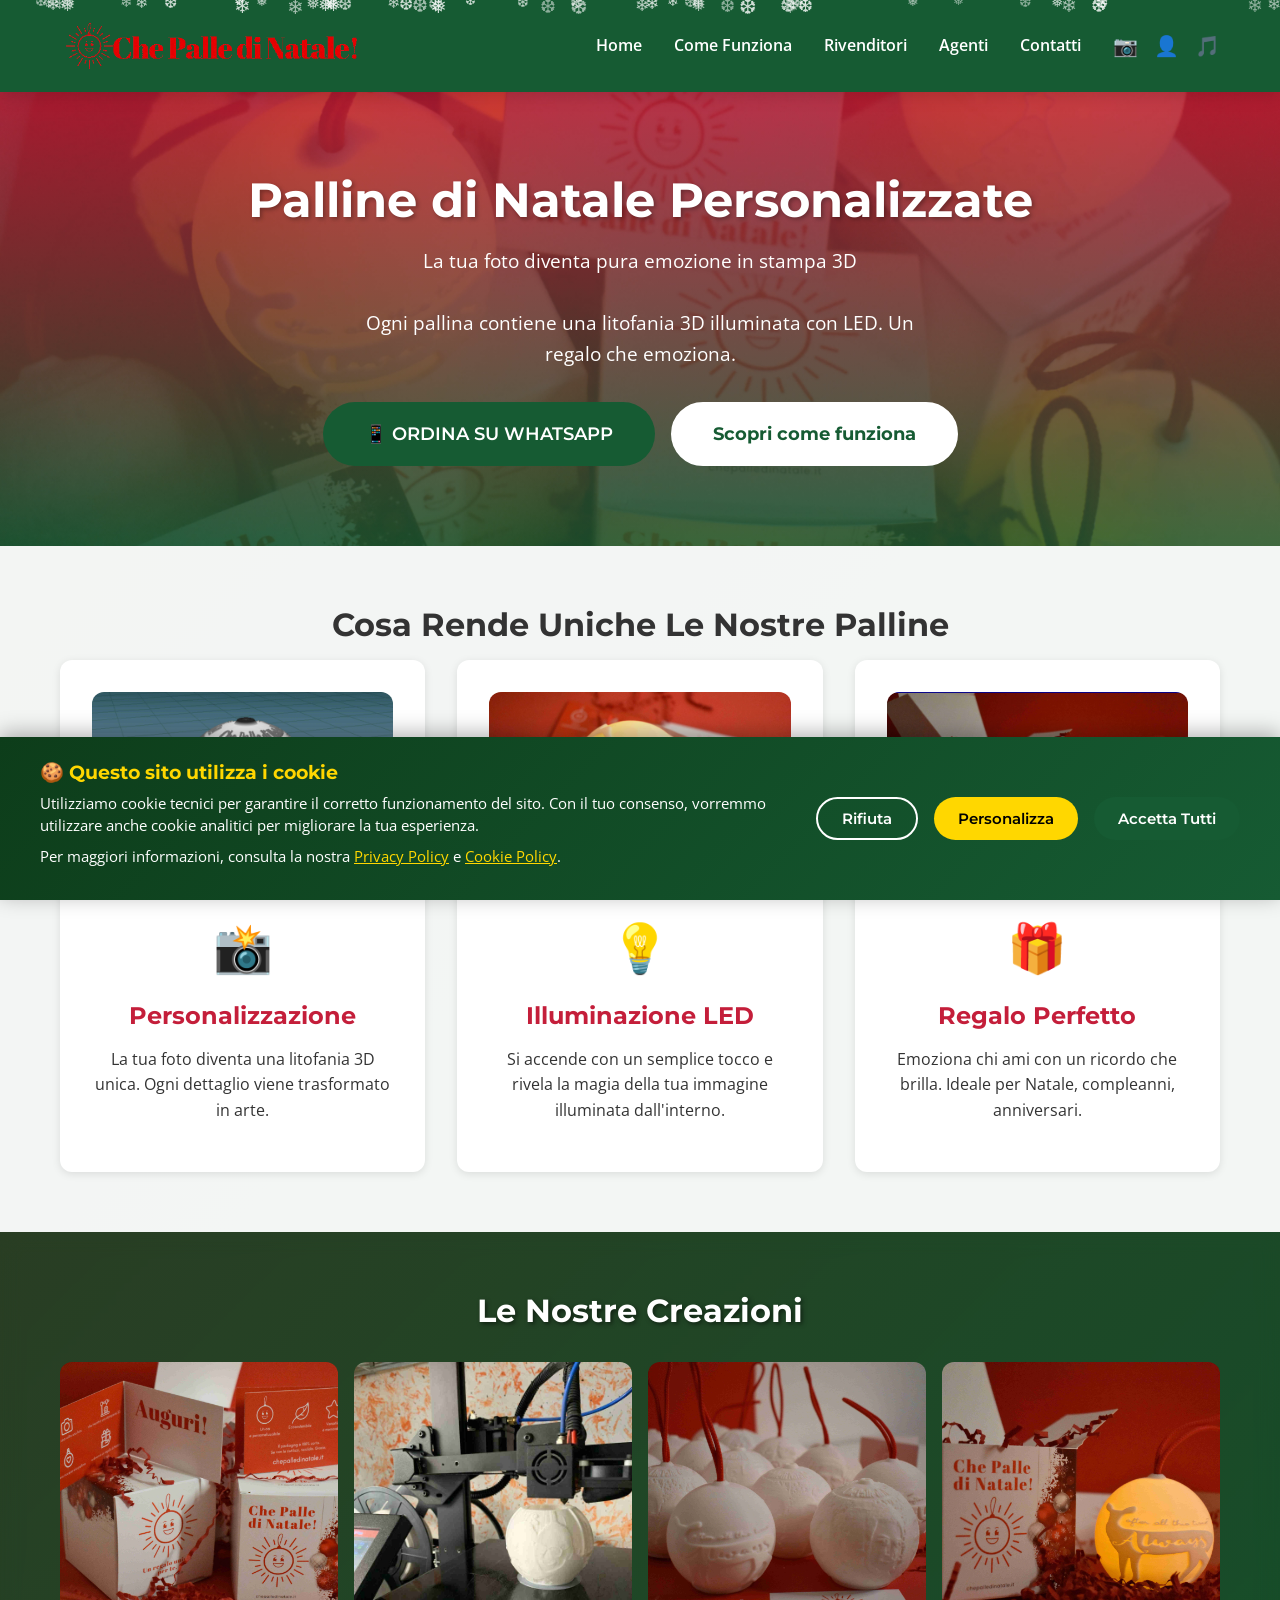
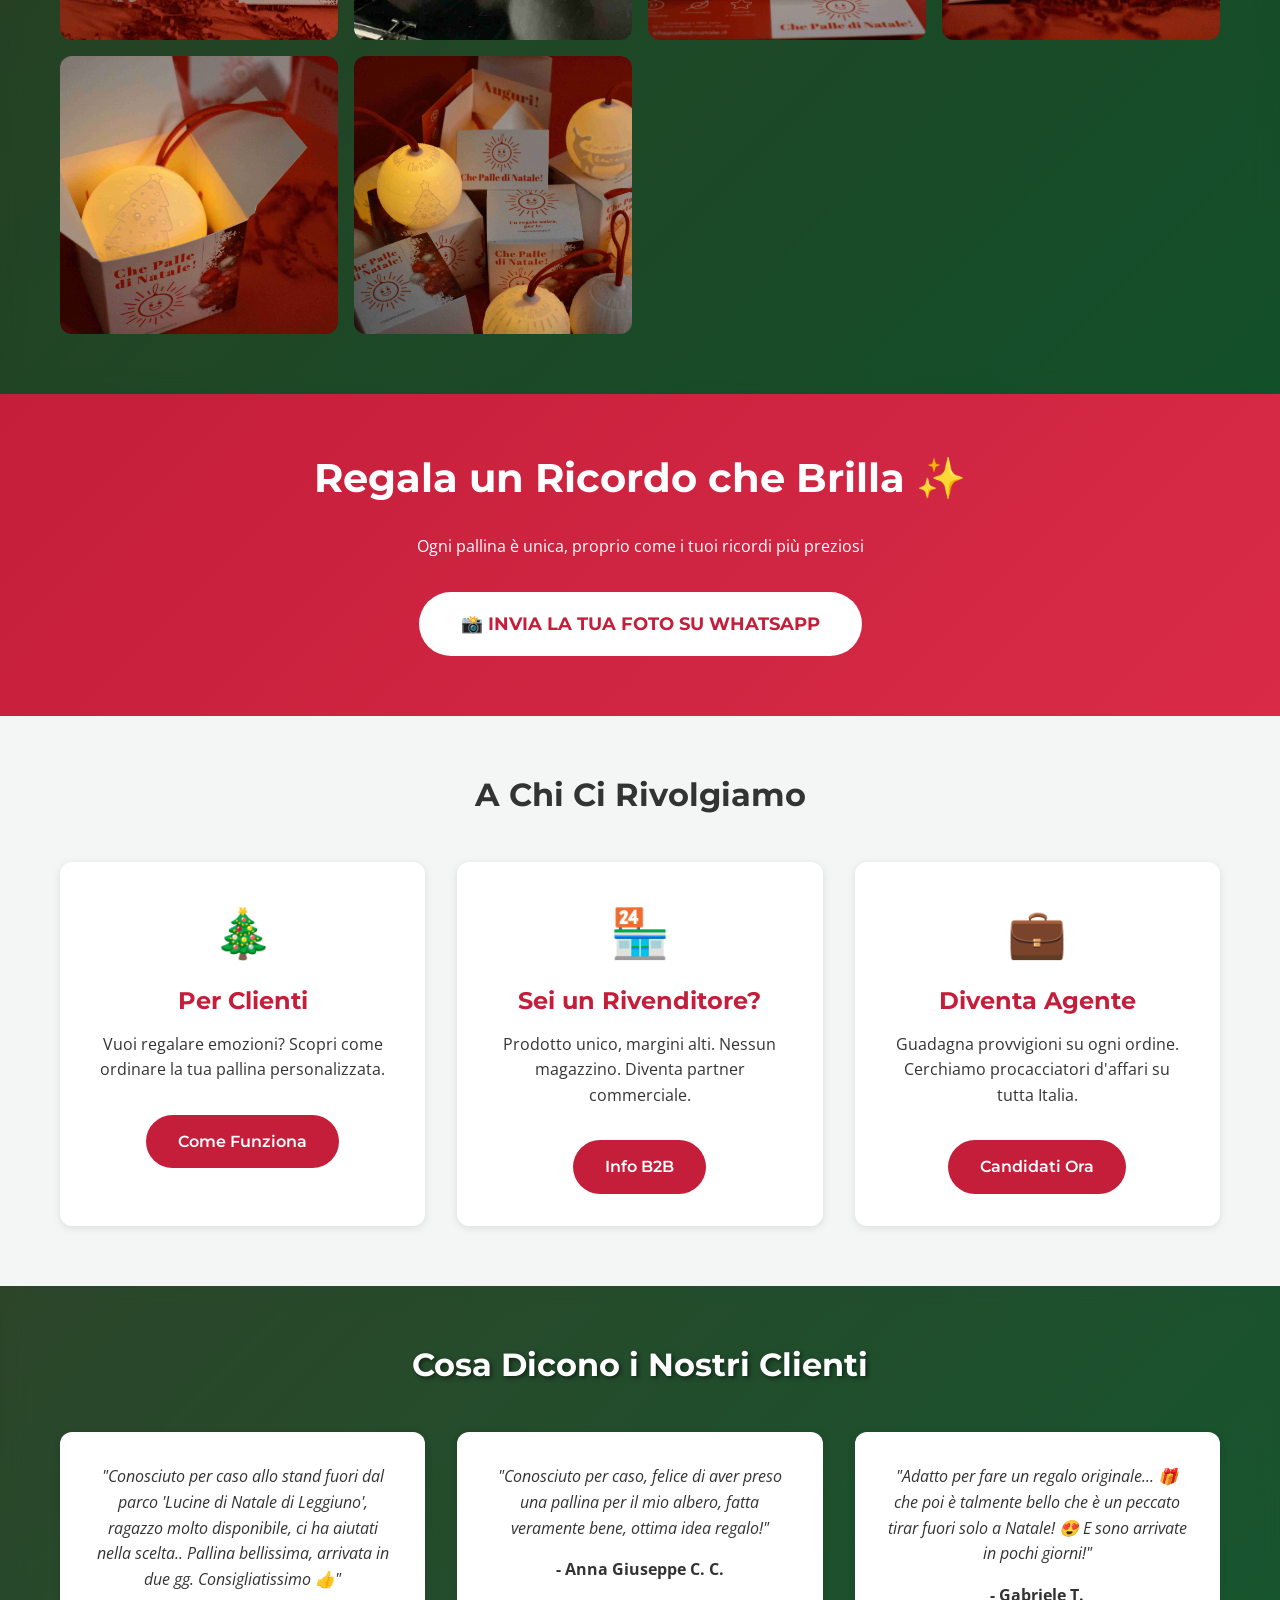
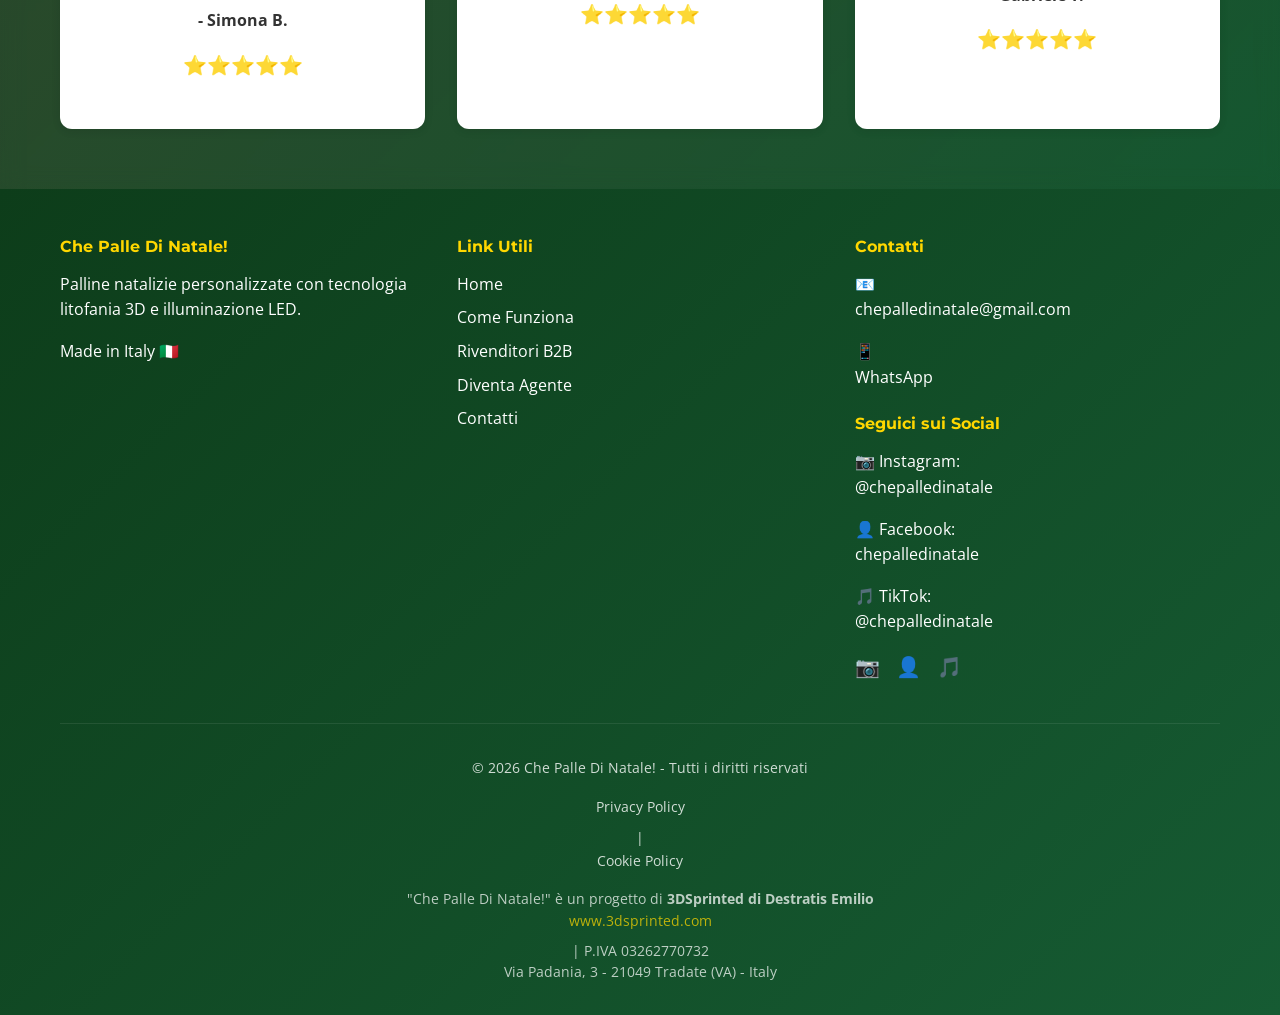
<file: index.html>
<!DOCTYPE html>
<html lang="it">
<head>
  <meta charset="UTF-8">
  <meta name="viewport" content="width=device-width, initial-scale=1.0">
  <meta name="description" content="Palline di Natale personalizzate in stampa 3D con litofania e LED. Trasforma le tue foto in regali emozionanti.">
  <meta name="keywords" content="palline natale personalizzate, litofania 3D, regali natale, stampa 3D, LED">
  <title>Che Palle Di Natale! - Palline Natalizie Personalizzate con Litofania 3D</title>

  <!-- Google Fonts -->
  <link rel="preconnect" href="https://fonts.googleapis.com">
  <link rel="preconnect" href="https://fonts.gstatic.com" crossorigin>
  <link href="https://fonts.googleapis.com/css2?family=Montserrat:wght@600;700&family=Open+Sans:wght@400;600&display=swap" rel="stylesheet">

  <!-- Stylesheet -->
  <link rel="stylesheet" href="css/styles.css">
</head>
<body>

  <!-- ━━━━━━━━━━━━━━━━━━━━━━━━━━━━━━━━━━━━━━━━━━━━━
       HEADER & NAVIGATION
       ━━━━━━━━━━━━━━━━━━━━━━━━━━━━━━━━━━━━━━━━━━━━━ -->
  <header class="header">
    <div class="container">
      <a href="index.html" class="logo">
        <img src="images/logo.png" alt="Che Palle Di Natale!" class="logo-img">
      </a>

      <button class="menu-toggle" aria-label="Toggle menu">
        <span></span>
        <span></span>
        <span></span>
      </button>

      <nav class="nav">
        <a href="index.html">Home</a>
        <a href="come-funziona.html">Come Funziona</a>
        <a href="rivenditori.html">Rivenditori</a>
        <a href="agenti.html">Agenti</a>
        <a href="contatti.html">Contatti</a>

        <div class="social-icons">
          <a href="https://www.instagram.com/chepalledinatale" target="_blank" rel="noopener" aria-label="Instagram" title="@chepalledinatale">📷</a>
          <a href="https://www.facebook.com/chepalledinatale" target="_blank" rel="noopener" aria-label="Facebook" title="chepalledinatale">👤</a>
          <a href="https://www.tiktok.com/@chepalledinatale" target="_blank" rel="noopener" aria-label="TikTok" title="@chepalledinatale">🎵</a>
        </div>
      </nav>
    </div>
  </header>

  <!-- ━━━━━━━━━━━━━━━━━━━━━━━━━━━━━━━━━━━━━━━━━━━━━
       HERO SECTION
       ━━━━━━━━━━━━━━━━━━━━━━━━━━━━━━━━━━━━━━━━━━━━━ -->
  <section class="hero" style="background: linear-gradient(rgba(196, 30, 58, 0.8), rgba(22, 91, 51, 0.8)), url('images/header.jpg') center/cover no-repeat;">
    <div class="container">
      <h1>Palline di Natale Personalizzate</h1>
      <p class="hero-subtitle">La tua foto diventa pura emozione in stampa 3D</p>
      <p>Ogni pallina contiene una litofania 3D illuminata con LED. Un regalo che emoziona.</p>

      <div class="hero-buttons">
        <a href="https://wa.me/393515828105?text=Ciao,%20vorrei%20ordinare%20palline%20personalizzate" class="btn btn-primary btn-lg">
          📱 ORDINA SU WHATSAPP
        </a>
        <a href="#cosa-sono" class="btn btn-lg" style="background-color: white; color: #165B33; border: 2px solid white; font-weight: bold;">
          Scopri come funziona
        </a>
      </div>
    </div>
  </section>

  <!-- ━━━━━━━━━━━━━━━━━━━━━━━━━━━━━━━━━━━━━━━━━━━━━
       SEZIONE COSA SONO
       ━━━━━━━━━━━━━━━━━━━━━━━━━━━━━━━━━━━━━━━━━━━━━ -->
  <section id="cosa-sono" class="section">
    <div class="container">
      <h2 class="text-center">Cosa Rende Uniche Le Nostre Palline</h2>

      <div class="grid grid-3">
        <div class="card">
          <img src="images/personalizzazione.jpg" alt="Personalizzazione" style="width: 100%; border-radius: 12px; margin-bottom: 1rem;">
          <div class="card-icon">📸</div>
          <h3>Personalizzazione</h3>
          <p>La tua foto diventa una litofania 3D unica. Ogni dettaglio viene trasformato in arte.</p>
        </div>

        <div class="card">
          <img src="images/illuminazione.jpg" alt="Illuminazione LED" style="width: 100%; border-radius: 12px; margin-bottom: 1rem;">
          <div class="card-icon">💡</div>
          <h3>Illuminazione LED</h3>
          <p>Si accende con un semplice tocco e rivela la magia della tua immagine illuminata dall'interno.</p>
        </div>

        <div class="card">
          <img src="images/regalo.jpg" alt="Regalo Perfetto" style="width: 100%; border-radius: 12px; margin-bottom: 1rem;">
          <div class="card-icon">🎁</div>
          <h3>Regalo Perfetto</h3>
          <p>Emoziona chi ami con un ricordo che brilla. Ideale per Natale, compleanni, anniversari.</p>
        </div>
      </div>
    </div>
  </section>

  <!-- ━━━━━━━━━━━━━━━━━━━━━━━━━━━━━━━━━━━━━━━━━━━━━
       GALLERY
       ━━━━━━━━━━━━━━━━━━━━━━━━━━━━━━━━━━━━━━━━━━━━━ -->
  <section class="section section-alt">
    <div class="container">
      <h2 class="text-center">Le Nostre Creazioni</h2>

      <div class="gallery">
        <div class="gallery-item">
          <img src="images/0.jpg" alt="Pallina personalizzata 1" loading="lazy">
        </div>
        <div class="gallery-item">
          <img src="images/1.jpg" alt="Pallina personalizzata 2" loading="lazy">
        </div>
        <div class="gallery-item">
          <img src="images/2.jpg" alt="Pallina personalizzata 3" loading="lazy">
        </div>
        <div class="gallery-item">
          <img src="images/3.jpg" alt="Pallina personalizzata 4" loading="lazy">
        </div>
        <div class="gallery-item">
          <img src="images/4.jpg" alt="Pallina personalizzata 5" loading="lazy">
        </div>
        <div class="gallery-item">
          <img src="images/5.jpg" alt="Pallina personalizzata 6" loading="lazy">
        </div>
      </div>
    </div>
  </section>

  <!-- ━━━━━━━━━━━━━━━━━━━━━━━━━━━━━━━━━━━━━━━━━━━━━
       CTA SECTION
       ━━━━━━━━━━━━━━━━━━━━━━━━━━━━━━━━━━━━━━━━━━━━━ -->
  <section class="cta-section">
    <div class="container">
      <h2>Regala un Ricordo che Brilla ✨</h2>
      <p class="mb-2">Ogni pallina è unica, proprio come i tuoi ricordi più preziosi</p>
      <a href="https://wa.me/393515828105?text=Ciao,%20vorrei%20inviare%20una%20foto%20per%20una%20pallina%20personalizzata" class="btn btn-lg" style="background-color: white; color: #C41E3A; font-weight: bold;">
        📸 INVIA LA TUA FOTO SU WHATSAPP
      </a>
    </div>
  </section>

  <!-- ━━━━━━━━━━━━━━━━━━━━━━━━━━━━━━━━━━━━━━━━━━━━━
       COLLEGAMENTI RAPIDI
       ━━━━━━━━━━━━━━━━━━━━━━━━━━━━━━━━━━━━━━━━━━━━━ -->
  <section class="section">
    <div class="container">
      <h2 class="text-center mb-3">A Chi Ci Rivolgiamo</h2>

      <div class="grid grid-3">
        <div class="card">
          <div class="card-icon">🎄</div>
          <h3>Per Clienti</h3>
          <p>Vuoi regalare emozioni? Scopri come ordinare la tua pallina personalizzata.</p>
          <a href="come-funziona.html" class="btn btn-secondary mt-1">Come Funziona</a>
        </div>

        <div class="card">
          <div class="card-icon">🏪</div>
          <h3>Sei un Rivenditore?</h3>
          <p>Prodotto unico, margini alti. Nessun magazzino. Diventa partner commerciale.</p>
          <a href="rivenditori.html" class="btn btn-secondary mt-1">Info B2B</a>
        </div>

        <div class="card">
          <div class="card-icon">💼</div>
          <h3>Diventa Agente</h3>
          <p>Guadagna provvigioni su ogni ordine. Cerchiamo procacciatori d'affari su tutta Italia.</p>
          <a href="agenti.html" class="btn btn-secondary mt-1">Candidati Ora</a>
        </div>
      </div>
    </div>
  </section>

  <!-- ━━━━━━━━━━━━━━━━━━━━━━━━━━━━━━━━━━━━━━━━━━━━━
       RECENSIONI
       ━━━━━━━━━━━━━━━━━━━━━━━━━━━━━━━━━━━━━━━━━━━━━ -->
  <section class="section section-alt">
    <div class="container">
      <h2 class="text-center mb-3">Cosa Dicono i Nostri Clienti</h2>

      <div class="grid grid-3">
        <div class="card">
          <p><em>"Conosciuto per caso allo stand fuori dal parco 'Lucine di Natale di Leggiuno', ragazzo molto disponibile, ci ha aiutati nella scelta.. Pallina bellissima, arrivata in due gg. Consigliatissimo 👍"</em></p>
          <p><strong>- Simona B.</strong></p>
          <p style="color: #FFD700; font-size: 1.2rem;">⭐⭐⭐⭐⭐</p>
        </div>

        <div class="card">
          <p><em>"Conosciuto per caso, felice di aver preso una pallina per il mio albero, fatta veramente bene, ottima idea regalo!"</em></p>
          <p><strong>- Anna Giuseppe C. C.</strong></p>
          <p style="color: #FFD700; font-size: 1.2rem;">⭐⭐⭐⭐⭐</p>
        </div>

        <div class="card">
          <p><em>"Adatto per fare un regalo originale... 🎁 che poi è talmente bello che è un peccato tirar fuori solo a Natale! 😍 E sono arrivate in pochi giorni!"</em></p>
          <p><strong>- Gabriele T.</strong></p>
          <p style="color: #FFD700; font-size: 1.2rem;">⭐⭐⭐⭐⭐</p>
        </div>
      </div>
    </div>
  </section>

  <!-- ━━━━━━━━━━━━━━━━━━━━━━━━━━━━━━━━━━━━━━━━━━━━━
       FOOTER
       ━━━━━━━━━━━━━━━━━━━━━━━━━━━━━━━━━━━━━━━━━━━━━ -->
  <footer class="footer">
    <div class="container">
      <div class="footer-content">
        <div class="footer-section">
          <h4>Che Palle Di Natale!</h4>
          <p>Palline natalizie personalizzate con tecnologia litofania 3D e illuminazione LED.</p>
          <p>Made in Italy 🇮🇹</p>
        </div>

        <div class="footer-section">
          <h4>Link Utili</h4>
          <a href="index.html">Home</a>
          <a href="come-funziona.html">Come Funziona</a>
          <a href="rivenditori.html">Rivenditori B2B</a>
          <a href="agenti.html">Diventa Agente</a>
          <a href="contatti.html">Contatti</a>
        </div>

        <div class="footer-section">
          <h4>Contatti</h4>
          <p>📧 <a href="mailto:chepalledinatale@gmail.com">chepalledinatale@gmail.com</a></p>
          <p>📱 <a href="https://wa.me/393515828105">WhatsApp</a></p>
          <h4 style="margin-top: 1.5rem;">Seguici sui Social</h4>
          <p>📷 Instagram: <a href="https://www.instagram.com/chepalledinatale" target="_blank" rel="noopener">@chepalledinatale</a></p>
          <p>👤 Facebook: <a href="https://www.facebook.com/chepalledinatale" target="_blank" rel="noopener">chepalledinatale</a></p>
          <p>🎵 TikTok: <a href="https://www.tiktok.com/@chepalledinatale" target="_blank" rel="noopener">@chepalledinatale</a></p>
          <div class="social-icons mt-1">
            <a href="https://www.instagram.com/chepalledinatale" target="_blank" rel="noopener" aria-label="Instagram" title="@chepalledinatale">📷</a>
            <a href="https://www.facebook.com/chepalledinatale" target="_blank" rel="noopener" aria-label="Facebook" title="chepalledinatale">👤</a>
            <a href="https://www.tiktok.com/@chepalledinatale" target="_blank" rel="noopener" aria-label="TikTok" title="@chepalledinatale">🎵</a>
          </div>
        </div>
      </div>

      <div class="footer-bottom">
        <p>&copy; 2026 Che Palle Di Natale! - Tutti i diritti riservati</p>
        <p>
          <a href="privacy-policy.html">Privacy Policy</a> |
          <a href="cookie-policy.html">Cookie Policy</a>
        </p>
        <p style="margin-top: 1rem; font-size: 0.85rem; opacity: 0.9;">
          "Che Palle Di Natale!" è un progetto di <strong>3DSprinted di Destratis Emilio</strong><br>
          <a href="https://www.3dsprinted.com" target="_blank" rel="noopener" style="color: var(--gold);">www.3dsprinted.com</a> | P.IVA 03262770732<br>
          Via Padania, 3 - 21049 Tradate (VA) - Italy
        </p>
      </div>
    </div>
  </footer>

  <!-- JavaScript -->
  <script src="js/script.js"></script>

</body>
</html>
</file>
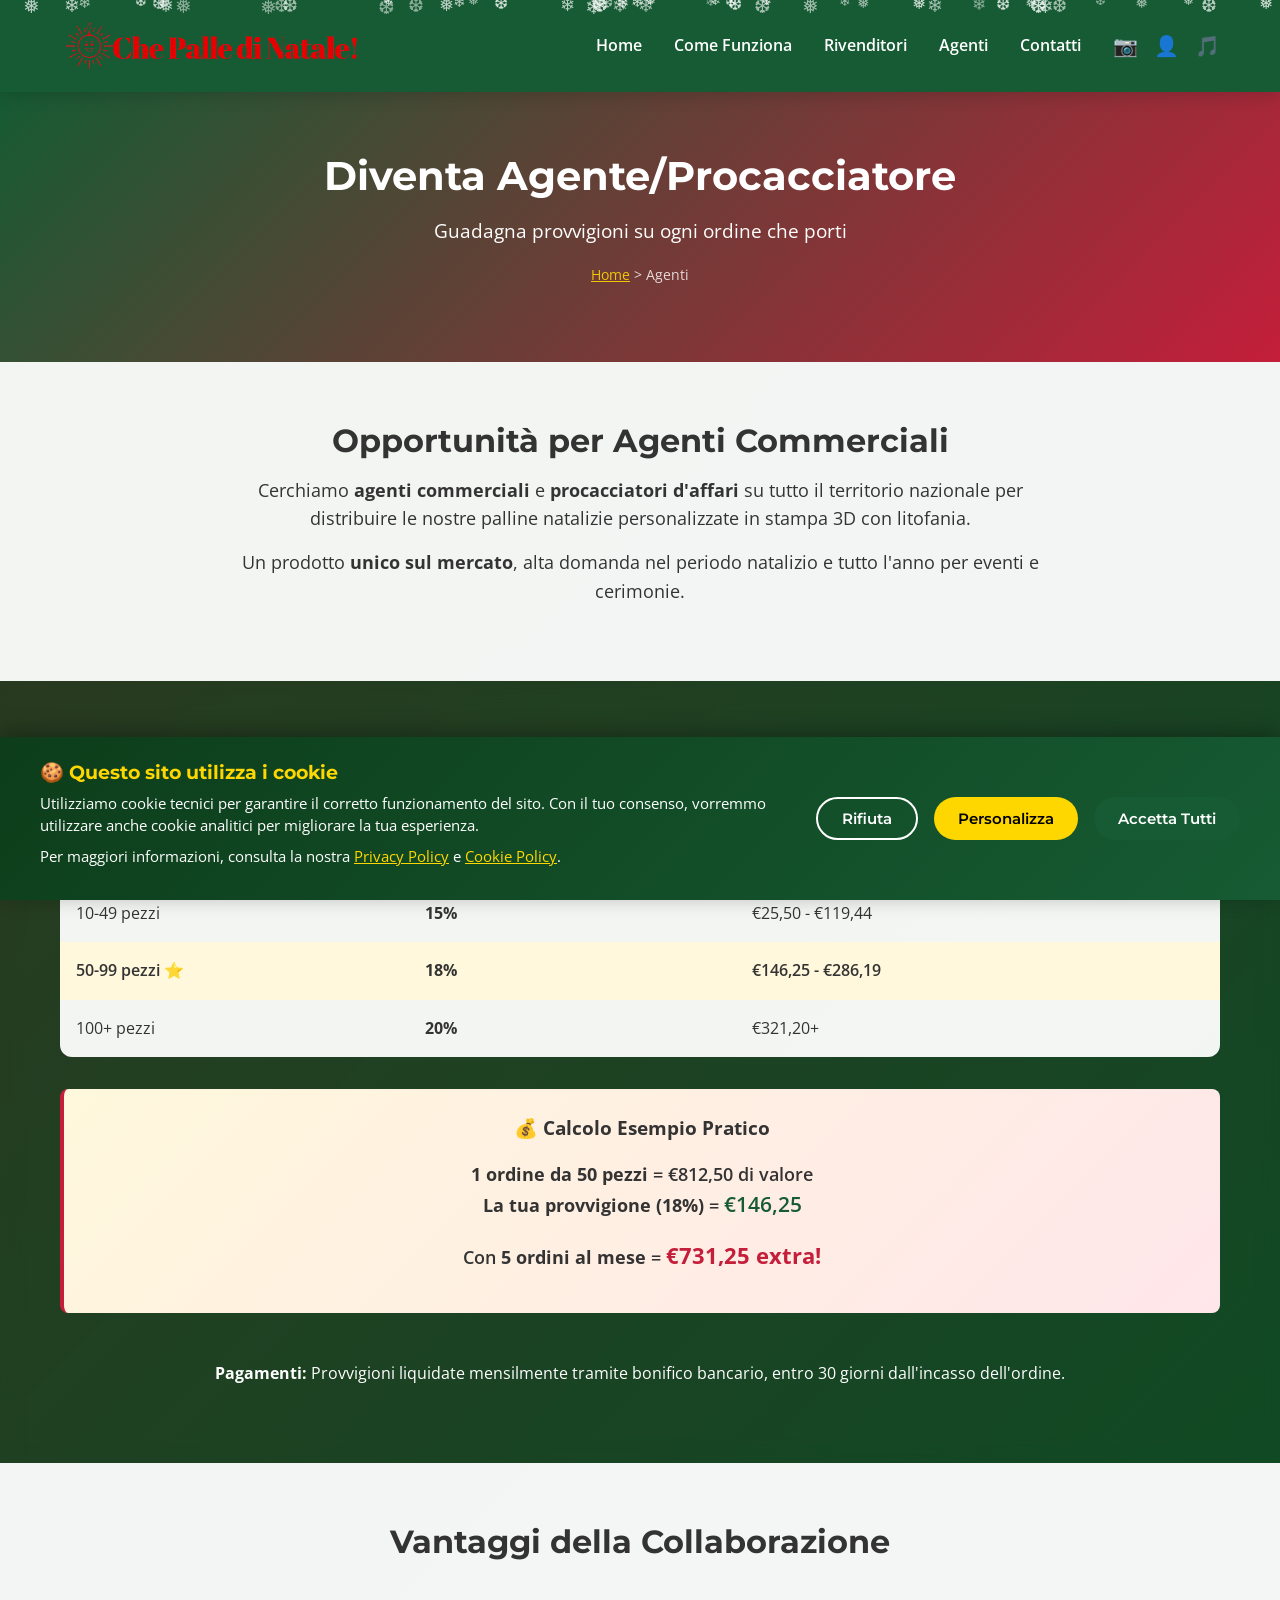
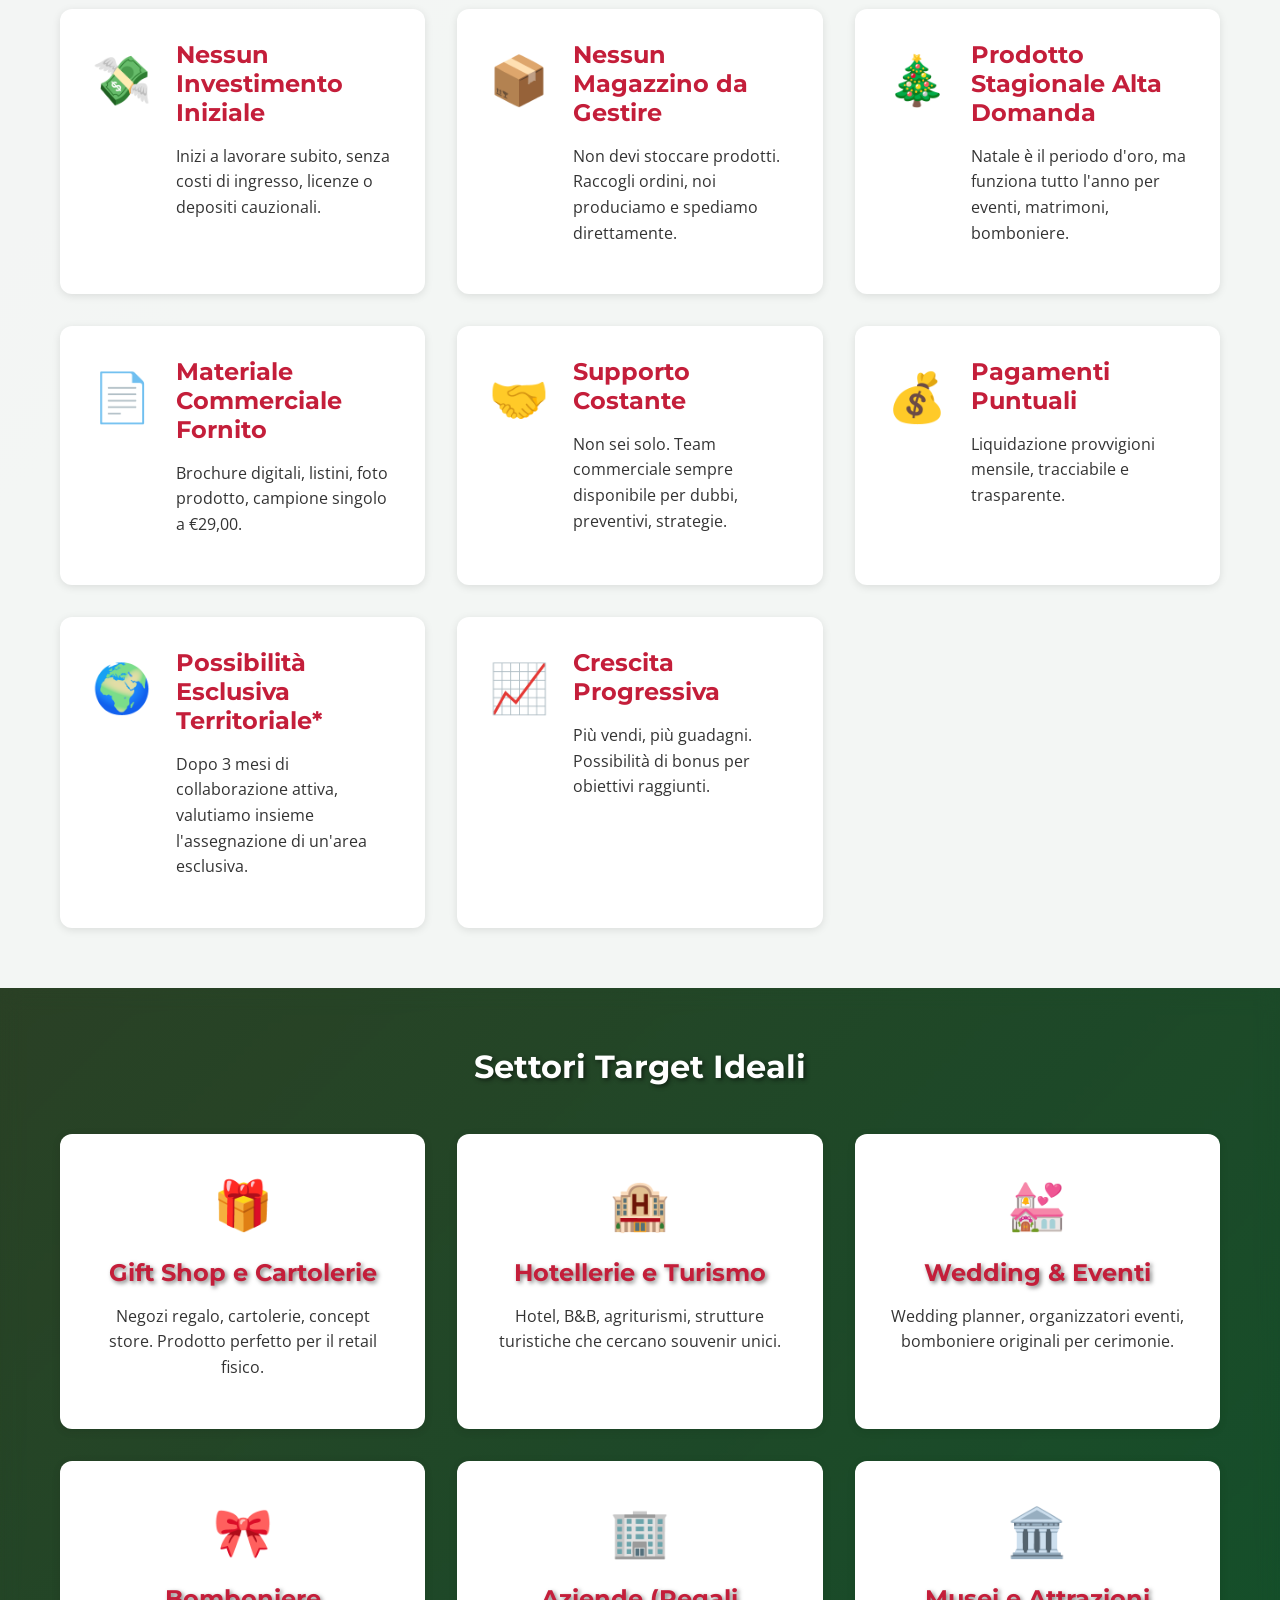
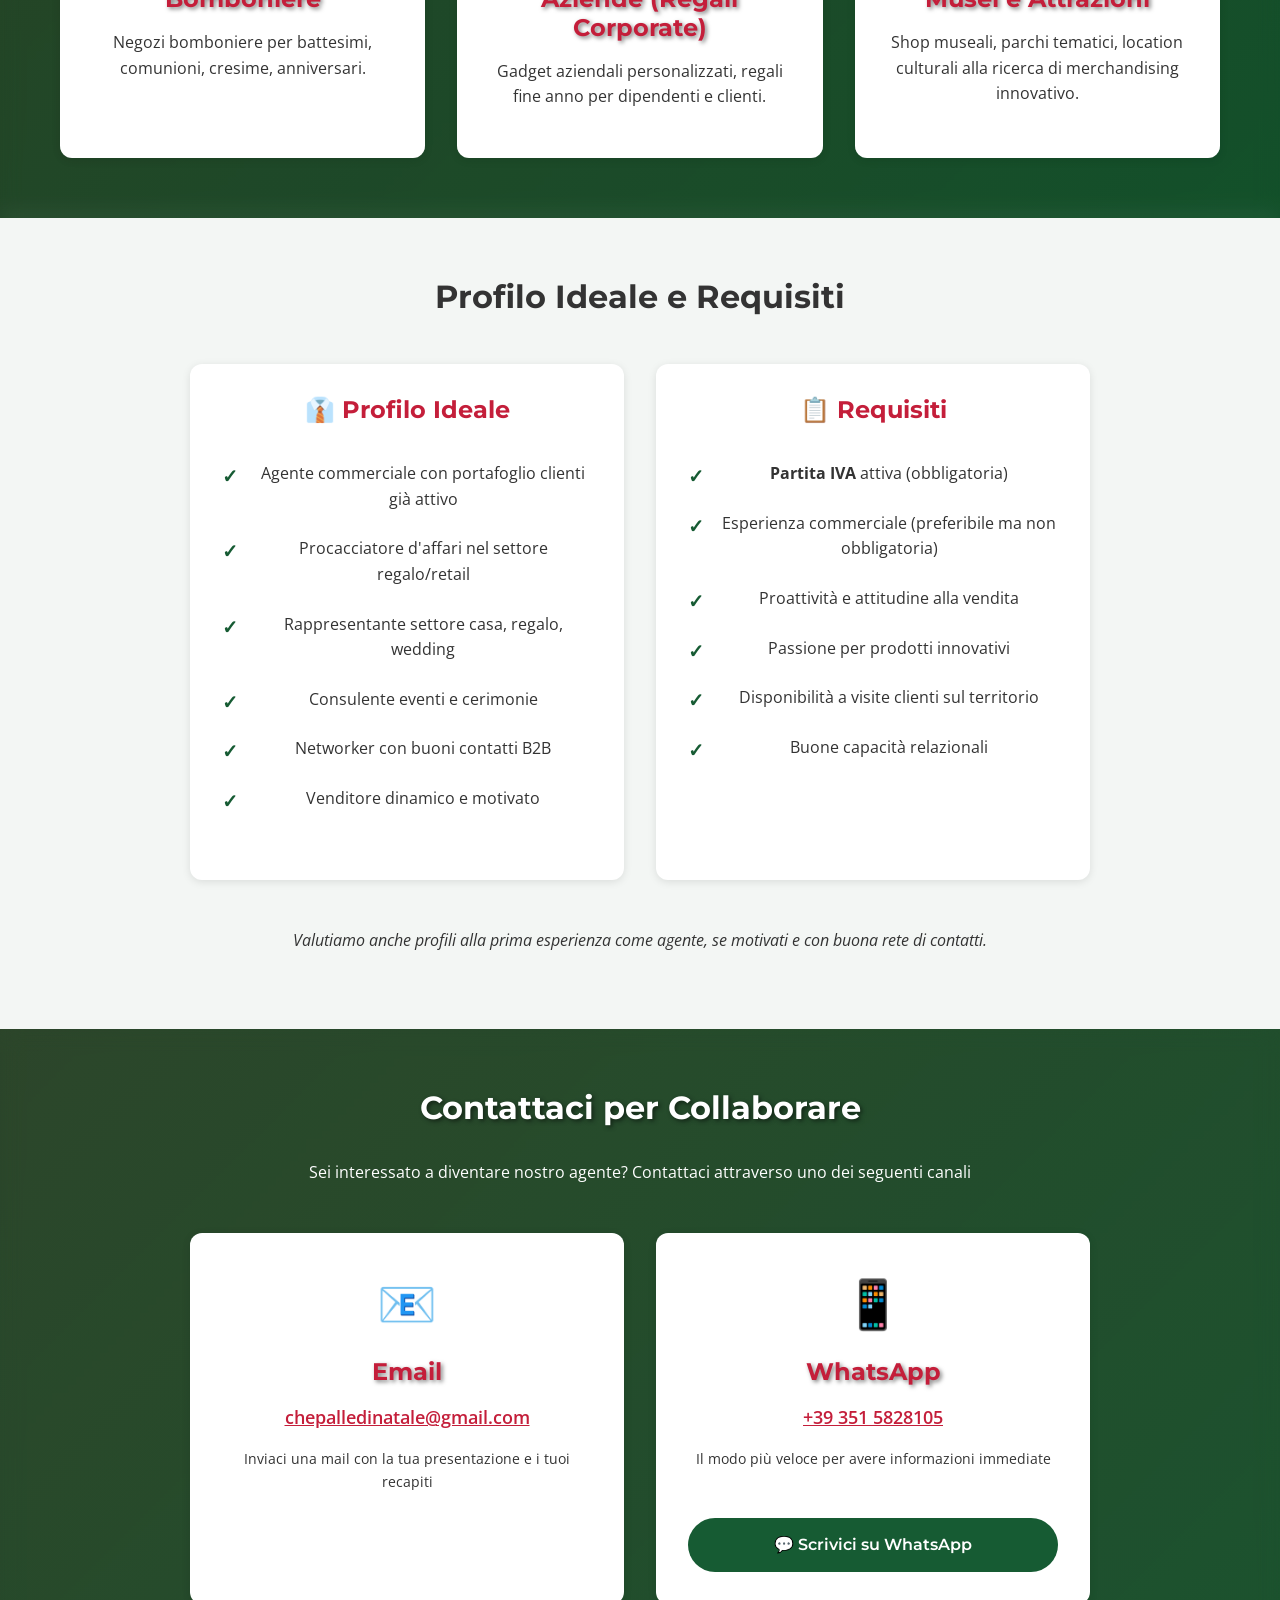
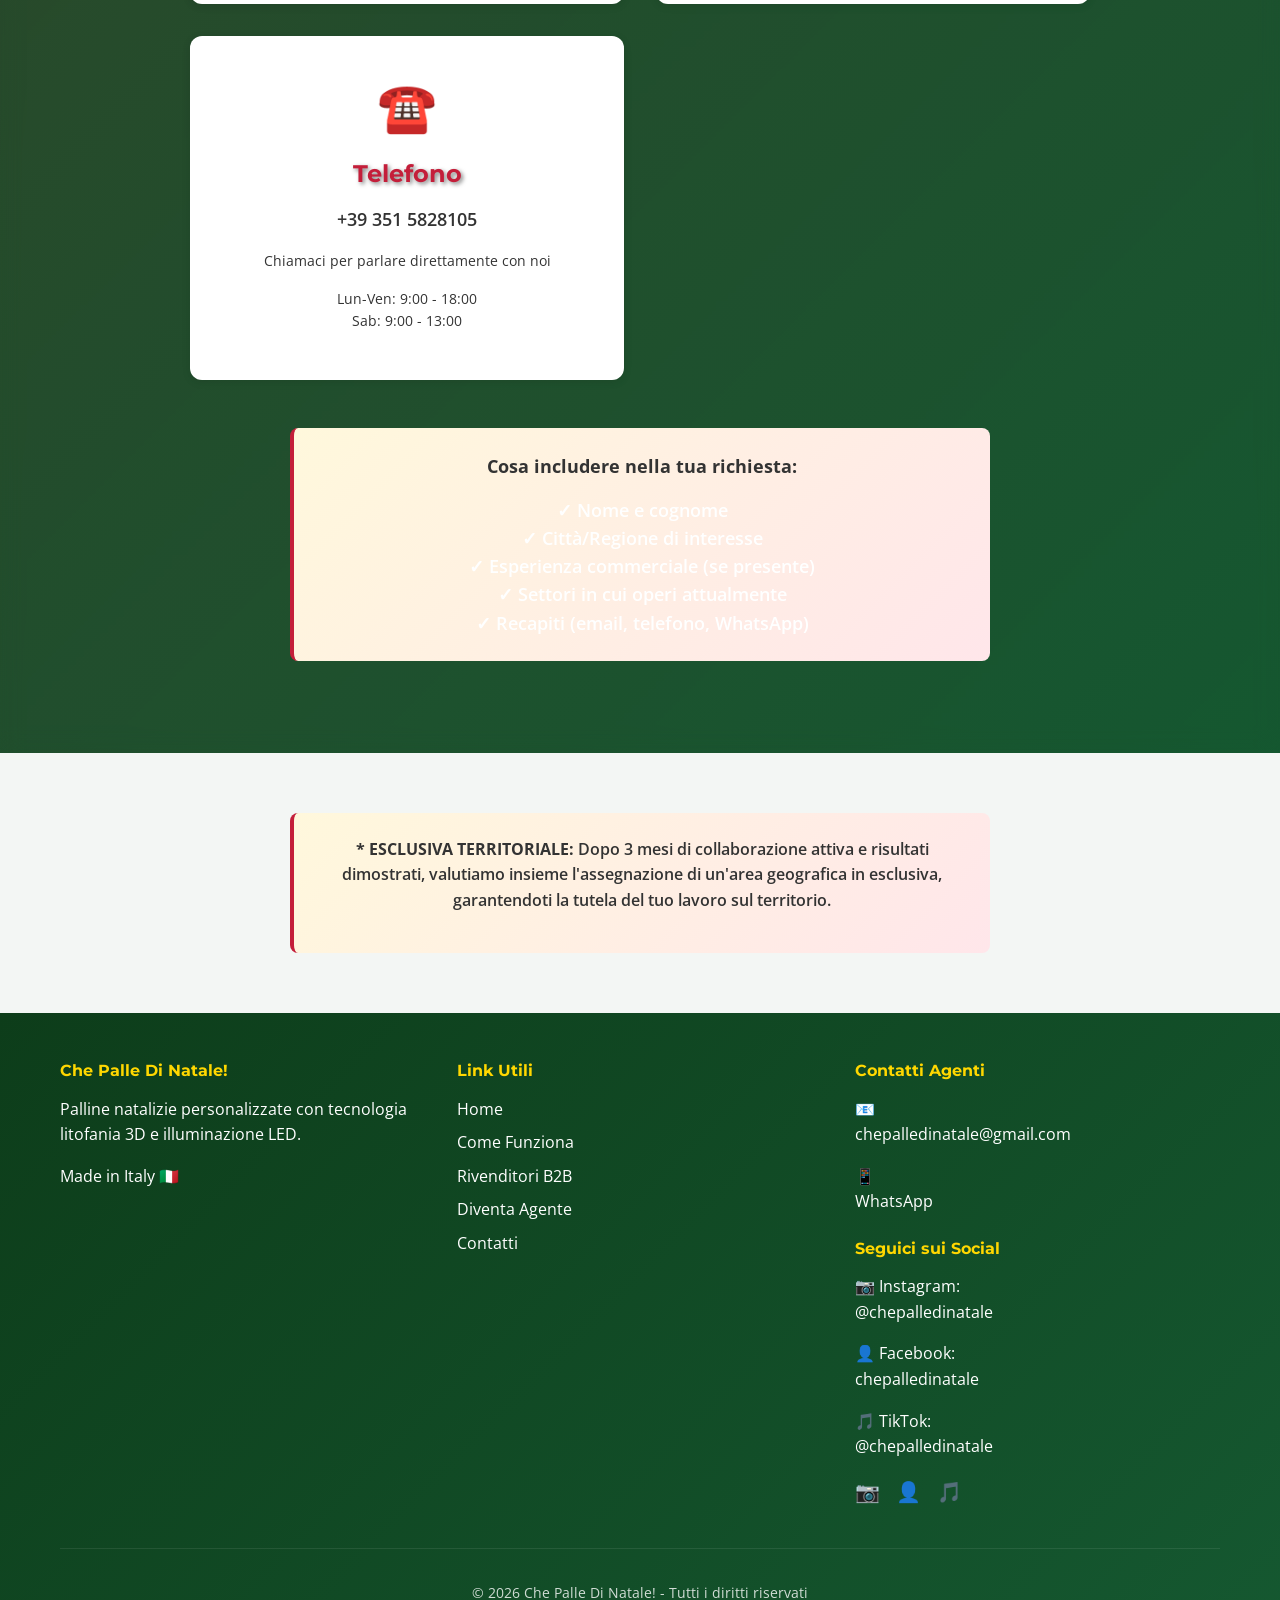
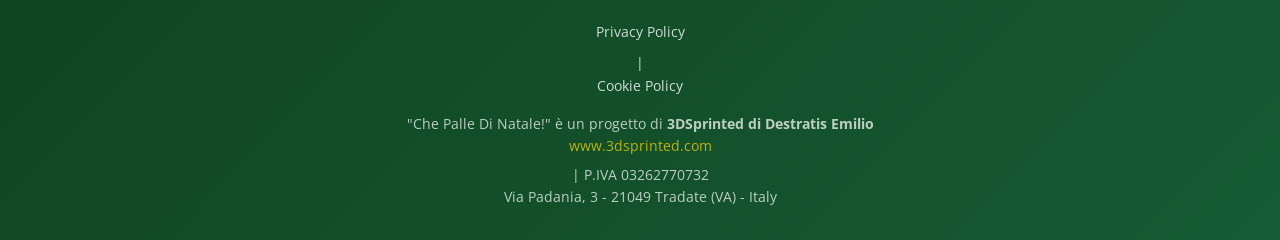
<file: agenti.html>
<!DOCTYPE html>
<html lang="it">
<head>
  <meta charset="UTF-8">
  <meta name="viewport" content="width=device-width, initial-scale=1.0">
  <meta name="description" content="Diventa agente commerciale per palline natalizie personalizzate. Provvigioni fino al 20%, nessun investimento iniziale.">
  <title>Diventa Agente - Che Palle Di Natale!</title>

  <!-- Google Fonts -->
  <link rel="preconnect" href="https://fonts.googleapis.com">
  <link rel="preconnect" href="https://fonts.gstatic.com" crossorigin>
  <link href="https://fonts.googleapis.com/css2?family=Montserrat:wght@600;700&family=Open+Sans:wght@400;600&display=swap" rel="stylesheet">

  <!-- Stylesheet -->
  <link rel="stylesheet" href="css/styles.css">
</head>
<body class="page-agenti">

  <!-- ━━━━━━━━━━━━━━━━━━━━━━━━━━━━━━━━━━━━━━━━━━━━━
       HEADER & NAVIGATION
       ━━━━━━━━━━━━━━━━━━━━━━━━━━━━━━━━━━━━━━━━━━━━━ -->
  <header class="header">
    <div class="container">
      <a href="index.html" class="logo">
        <img src="images/logo.png" alt="Che Palle Di Natale!" class="logo-img">
      </a>

      <button class="menu-toggle" aria-label="Toggle menu">
        <span></span>
        <span></span>
        <span></span>
      </button>

      <nav class="nav">
        <a href="index.html">Home</a>
        <a href="come-funziona.html">Come Funziona</a>
        <a href="rivenditori.html">Rivenditori</a>
        <a href="agenti.html">Agenti</a>
        <a href="contatti.html">Contatti</a>

        <div class="social-icons">
          <a href="https://www.instagram.com/chepalledinatale" target="_blank" rel="noopener" aria-label="Instagram" title="@chepalledinatale">📷</a>
          <a href="https://www.facebook.com/chepalledinatale" target="_blank" rel="noopener" aria-label="Facebook" title="chepalledinatale">👤</a>
          <a href="https://www.tiktok.com/@chepalledinatale" target="_blank" rel="noopener" aria-label="TikTok" title="@chepalledinatale">🎵</a>
        </div>
      </nav>
    </div>
  </header>

  <!-- ━━━━━━━━━━━━━━━━━━━━━━━━━━━━━━━━━━━━━━━━━━━━━
       HERO INTERNO
       ━━━━━━━━━━━━━━━━━━━━━━━━━━━━━━━━━━━━━━━━━━━━━ -->
  <section class="hero-internal">
    <div class="container">
      <h1>Diventa Agente/Procacciatore</h1>
      <p style="font-size: 1.2rem; margin-top: 1rem;">Guadagna provvigioni su ogni ordine che porti</p>
      <p class="breadcrumb"><a href="index.html">Home</a> &gt; Agenti</p>
    </div>
  </section>

  <!-- ━━━━━━━━━━━━━━━━━━━━━━━━━━━━━━━━━━━━━━━━━━━━━
       INTRODUZIONE
       ━━━━━━━━━━━━━━━━━━━━━━━━━━━━━━━━━━━━━━━━━━━━━ -->
  <section class="section">
    <div class="container">
      <div style="max-width: 800px; margin: 0 auto; text-align: center;">
        <h2>Opportunità per Agenti Commerciali</h2>
        <p style="font-size: 1.1rem; margin-top: 1rem;">
          Cerchiamo <strong>agenti commerciali</strong> e <strong>procacciatori d'affari</strong> su tutto il territorio nazionale
          per distribuire le nostre palline natalizie personalizzate in stampa 3D con litofania.
        </p>
        <p style="font-size: 1.1rem; margin-top: 1rem;">
          Un prodotto <strong>unico sul mercato</strong>, alta domanda nel periodo natalizio e tutto l'anno per eventi e cerimonie.
        </p>
      </div>
    </div>
  </section>

  <!-- ━━━━━━━━━━━━━━━━━━━━━━━━━━━━━━━━━━━━━━━━━━━━━
       PROVVIGIONI
       ━━━━━━━━━━━━━━━━━━━━━━━━━━━━━━━━━━━━━━━━━━━━━ -->
  <section class="section section-alt">
    <div class="container">
      <h2 class="text-center mb-3">Piano Provvigionale</h2>

      <div class="table-wrapper">
        <table>
          <thead>
            <tr>
              <th>Ordine</th>
              <th>Provvigione</th>
              <th>Esempio Guadagno</th>
            </tr>
          </thead>
          <tbody>
            <tr>
              <td>10-49 pezzi</td>
              <td><strong>15%</strong></td>
              <td>€25,50 - €119,44</td>
            </tr>
            <tr class="highlighted">
              <td>50-99 pezzi ⭐</td>
              <td><strong>18%</strong></td>
              <td>€146,25 - €286,19</td>
            </tr>
            <tr>
              <td>100+ pezzi</td>
              <td><strong>20%</strong></td>
              <td>€321,20+</td>
            </tr>
          </tbody>
        </table>
      </div>

      <div class="highlight-box text-center">
        <p style="font-size: 1.2rem; margin-bottom: 1rem; color: #333333;">💰 <strong>Calcolo Esempio Pratico</strong></p>
        <p style="font-size: 1.1rem; color: #333333;">
          <strong>1 ordine da 50 pezzi</strong> = €812,50 di valore<br>
          <strong>La tua provvigione (18%)</strong> = <span style="color: #165B33; font-size: 1.3rem;">€146,25</span>
        </p>
        <p style="font-size: 1.1rem; margin-top: 1rem; color: #333333;">
          Con <strong>5 ordini al mese</strong> = <span style="color: #C41E3A; font-size: 1.4rem; font-weight: bold;">€731,25 extra!</span>
        </p>
      </div>

      <div class="mt-3 text-center">
        <p><strong>Pagamenti:</strong> Provvigioni liquidate mensilmente tramite bonifico bancario, entro 30 giorni dall'incasso dell'ordine.</p>
      </div>
    </div>
  </section>

  <!-- ━━━━━━━━━━━━━━━━━━━━━━━━━━━━━━━━━━━━━━━━━━━━━
       VANTAGGI COLLABORAZIONE
       ━━━━━━━━━━━━━━━━━━━━━━━━━━━━━━━━━━━━━━━━━━━━━ -->
  <section class="section">
    <div class="container">
      <h2 class="text-center mb-3">Vantaggi della Collaborazione</h2>

      <div class="grid grid-2">
        <div class="card card-horizontal">
          <div class="card-icon">💸</div>
          <div>
            <h3>Nessun Investimento Iniziale</h3>
            <p>Inizi a lavorare subito, senza costi di ingresso, licenze o depositi cauzionali.</p>
          </div>
        </div>

        <div class="card card-horizontal">
          <div class="card-icon">📦</div>
          <div>
            <h3>Nessun Magazzino da Gestire</h3>
            <p>Non devi stoccare prodotti. Raccogli ordini, noi produciamo e spediamo direttamente.</p>
          </div>
        </div>

        <div class="card card-horizontal">
          <div class="card-icon">🎄</div>
          <div>
            <h3>Prodotto Stagionale Alta Domanda</h3>
            <p>Natale è il periodo d'oro, ma funziona tutto l'anno per eventi, matrimoni, bomboniere.</p>
          </div>
        </div>

        <div class="card card-horizontal">
          <div class="card-icon">📄</div>
          <div>
            <h3>Materiale Commerciale Fornito</h3>
            <p>Brochure digitali, listini, foto prodotto, campione singolo a €29,00.</p>
          </div>
        </div>

        <div class="card card-horizontal">
          <div class="card-icon">🤝</div>
          <div>
            <h3>Supporto Costante</h3>
            <p>Non sei solo. Team commerciale sempre disponibile per dubbi, preventivi, strategie.</p>
          </div>
        </div>

        <div class="card card-horizontal">
          <div class="card-icon">💰</div>
          <div>
            <h3>Pagamenti Puntuali</h3>
            <p>Liquidazione provvigioni mensile, tracciabile e trasparente.</p>
          </div>
        </div>

        <div class="card card-horizontal">
          <div class="card-icon">🌍</div>
          <div>
            <h3>Possibilità Esclusiva Territoriale*</h3>
            <p>Dopo 3 mesi di collaborazione attiva, valutiamo insieme l'assegnazione di un'area esclusiva.</p>
          </div>
        </div>

        <div class="card card-horizontal">
          <div class="card-icon">📈</div>
          <div>
            <h3>Crescita Progressiva</h3>
            <p>Più vendi, più guadagni. Possibilità di bonus per obiettivi raggiunti.</p>
          </div>
        </div>
      </div>
    </div>
  </section>

  <!-- ━━━━━━━━━━━━━━━━━━━━━━━━━━━━━━━━━━━━━━━━━━━━━
       SETTORI TARGET
       ━━━━━━━━━━━━━━━━━━━━━━━━━━━━━━━━━━━━━━━━━━━━━ -->
  <section class="section section-alt">
    <div class="container">
      <h2 class="text-center mb-3">Settori Target Ideali</h2>

      <div class="grid grid-3">
        <div class="card">
          <div class="card-icon">🎁</div>
          <h3>Gift Shop e Cartolerie</h3>
          <p>Negozi regalo, cartolerie, concept store. Prodotto perfetto per il retail fisico.</p>
        </div>

        <div class="card">
          <div class="card-icon">🏨</div>
          <h3>Hotellerie e Turismo</h3>
          <p>Hotel, B&B, agriturismi, strutture turistiche che cercano souvenir unici.</p>
        </div>

        <div class="card">
          <div class="card-icon">💒</div>
          <h3>Wedding & Eventi</h3>
          <p>Wedding planner, organizzatori eventi, bomboniere originali per cerimonie.</p>
        </div>

        <div class="card">
          <div class="card-icon">🎀</div>
          <h3>Bomboniere</h3>
          <p>Negozi bomboniere per battesimi, comunioni, cresime, anniversari.</p>
        </div>

        <div class="card">
          <div class="card-icon">🏢</div>
          <h3>Aziende (Regali Corporate)</h3>
          <p>Gadget aziendali personalizzati, regali fine anno per dipendenti e clienti.</p>
        </div>

        <div class="card">
          <div class="card-icon">🏛️</div>
          <h3>Musei e Attrazioni</h3>
          <p>Shop museali, parchi tematici, location culturali alla ricerca di merchandising innovativo.</p>
        </div>
      </div>
    </div>
  </section>

  <!-- ━━━━━━━━━━━━━━━━━━━━━━━━━━━━━━━━━━━━━━━━━━━━━
       PROFILO IDEALE & REQUISITI
       ━━━━━━━━━━━━━━━━━━━━━━━━━━━━━━━━━━━━━━━━━━━━━ -->
  <section class="section">
    <div class="container">
      <h2 class="text-center mb-3">Profilo Ideale e Requisiti</h2>

      <div class="grid grid-2" style="max-width: 900px; margin: 0 auto;">
        <div class="card">
          <h3>👔 Profilo Ideale</h3>
          <ul class="list-styled">
            <li>Agente commerciale con portafoglio clienti già attivo</li>
            <li>Procacciatore d'affari nel settore regalo/retail</li>
            <li>Rappresentante settore casa, regalo, wedding</li>
            <li>Consulente eventi e cerimonie</li>
            <li>Networker con buoni contatti B2B</li>
            <li>Venditore dinamico e motivato</li>
          </ul>
        </div>

        <div class="card">
          <h3>📋 Requisiti</h3>
          <ul class="list-styled">
            <li><strong>Partita IVA</strong> attiva (obbligatoria)</li>
            <li>Esperienza commerciale (preferibile ma non obbligatoria)</li>
            <li>Proattività e attitudine alla vendita</li>
            <li>Passione per prodotti innovativi</li>
            <li>Disponibilità a visite clienti sul territorio</li>
            <li>Buone capacità relazionali</li>
          </ul>
        </div>
      </div>

      <div class="mt-3 text-center">
        <p><em>Valutiamo anche profili alla prima esperienza come agente, se motivati e con buona rete di contatti.</em></p>
      </div>
    </div>
  </section>

  <!-- ━━━━━━━━━━━━━━━━━━━━━━━━━━━━━━━━━━━━━━━━━━━━━
       CONTATTI PER AGENTI
       ━━━━━━━━━━━━━━━━━━━━━━━━━━━━━━━━━━━━━━━━━━━━━ -->
  <section class="section section-alt">
    <div class="container">
      <h2 class="text-center mb-2">Contattaci per Collaborare</h2>
      <p class="text-center mb-3">Sei interessato a diventare nostro agente? Contattaci attraverso uno dei seguenti canali</p>

      <div class="grid grid-3" style="max-width: 900px; margin: 2rem auto;">
        <div class="card">
          <div class="card-icon" style="font-size: 3rem;">📧</div>
          <h3>Email</h3>
          <p style="font-size: 1.1rem; margin-top: 1rem;">
            <a href="mailto:chepalledinatale@gmail.com" style="color: #C41E3A; text-decoration: underline; font-weight: 600;">
              chepalledinatale@gmail.com
            </a>
          </p>
          <p style="font-size: 0.9rem; color: #666; margin-top: 0.5rem;">
            Inviaci una mail con la tua presentazione e i tuoi recapiti
          </p>
        </div>

        <div class="card">
          <div class="card-icon" style="font-size: 3rem;">📱</div>
          <h3>WhatsApp</h3>
          <p style="font-size: 1.1rem; margin-top: 1rem;">
            <a href="https://wa.me/393515828105?text=Ciao,%20sono%20interessato%20a%20diventare%20agente" style="color: #165B33; text-decoration: underline; font-weight: 600;">
              +39 351 5828105
            </a>
          </p>
          <p style="font-size: 0.9rem; color: #666; margin-top: 0.5rem;">
            Il modo più veloce per avere informazioni immediate
          </p>
          <a href="https://wa.me/393515828105?text=Ciao,%20sono%20interessato%20a%20diventare%20agente" class="btn btn-primary mt-2" style="width: 100%;">
            💬 Scrivici su WhatsApp
          </a>
        </div>

        <div class="card">
          <div class="card-icon" style="font-size: 3rem;">☎️</div>
          <h3>Telefono</h3>
          <p style="font-size: 1.1rem; margin-top: 1rem; font-weight: 600; color: #165B33;">
            +39 351 5828105
          </p>
          <p style="font-size: 0.9rem; color: #666; margin-top: 0.5rem;">
            Chiamaci per parlare direttamente con noi
          </p>
          <p style="font-size: 0.85rem; margin-top: 1rem;">
            Lun-Ven: 9:00 - 18:00<br>
            Sab: 9:00 - 13:00
          </p>
        </div>
      </div>

      <div class="highlight-box text-center mt-3" style="max-width: 700px; margin-left: auto; margin-right: auto;">
        <p style="color: #333333;"><strong>Cosa includere nella tua richiesta:</strong></p>
        <ul style="list-style: none; padding: 0; margin-top: 1rem; color: #333333;">
          <li>✓ Nome e cognome</li>
          <li>✓ Città/Regione di interesse</li>
          <li>✓ Esperienza commerciale (se presente)</li>
          <li>✓ Settori in cui operi attualmente</li>
          <li>✓ Recapiti (email, telefono, WhatsApp)</li>
        </ul>
      </div>
    </div>
  </section>

  <!-- ━━━━━━━━━━━━━━━━━━━━━━━━━━━━━━━━━━━━━━━━━━━━━
       NOTA ESCLUSIVA
       ━━━━━━━━━━━━━━━━━━━━━━━━━━━━━━━━━━━━━━━━━━━━━ -->
  <section class="section">
    <div class="container">
      <div class="highlight-box text-center" style="background: linear-gradient(135deg, #fff8dc, #ffe6ea); max-width: 700px; margin: 0 auto;">
        <p style="font-size: 1rem;">
          <strong>* ESCLUSIVA TERRITORIALE:</strong> Dopo 3 mesi di collaborazione attiva e risultati dimostrati,
          valutiamo insieme l'assegnazione di un'area geografica in esclusiva, garantendoti la tutela del tuo lavoro sul territorio.
        </p>
      </div>
    </div>
  </section>

  <!-- ━━━━━━━━━━━━━━━━━━━━━━━━━━━━━━━━━━━━━━━━━━━━━
       FOOTER
       ━━━━━━━━━━━━━━━━━━━━━━━━━━━━━━━━━━━━━━━━━━━━━ -->
  <footer class="footer">
    <div class="container">
      <div class="footer-content">
        <div class="footer-section">
          <h4>Che Palle Di Natale!</h4>
          <p>Palline natalizie personalizzate con tecnologia litofania 3D e illuminazione LED.</p>
          <p>Made in Italy 🇮🇹</p>
        </div>

        <div class="footer-section">
          <h4>Link Utili</h4>
          <a href="index.html">Home</a>
          <a href="come-funziona.html">Come Funziona</a>
          <a href="rivenditori.html">Rivenditori B2B</a>
          <a href="agenti.html">Diventa Agente</a>
          <a href="contatti.html">Contatti</a>
        </div>

        <div class="footer-section">
          <h4>Contatti Agenti</h4>
          <p>📧 <a href="mailto:chepalledinatale@gmail.com">chepalledinatale@gmail.com</a></p>
          <p>📱 <a href="https://wa.me/393515828105">WhatsApp</a></p>
          <h4 style="margin-top: 1.5rem;">Seguici sui Social</h4>
          <p>📷 Instagram: <a href="https://www.instagram.com/chepalledinatale" target="_blank" rel="noopener">@chepalledinatale</a></p>
          <p>👤 Facebook: <a href="https://www.facebook.com/chepalledinatale" target="_blank" rel="noopener">chepalledinatale</a></p>
          <p>🎵 TikTok: <a href="https://www.tiktok.com/@chepalledinatale" target="_blank" rel="noopener">@chepalledinatale</a></p>
          <div class="social-icons mt-1">
            <a href="https://www.instagram.com/chepalledinatale" target="_blank" rel="noopener" aria-label="Instagram" title="@chepalledinatale">📷</a>
            <a href="https://www.facebook.com/chepalledinatale" target="_blank" rel="noopener" aria-label="Facebook" title="chepalledinatale">👤</a>
            <a href="https://www.tiktok.com/@chepalledinatale" target="_blank" rel="noopener" aria-label="TikTok" title="@chepalledinatale">🎵</a>
          </div>
        </div>
      </div>

      <div class="footer-bottom">
        <p>&copy; 2026 Che Palle Di Natale! - Tutti i diritti riservati</p>
        <p>
          <a href="privacy-policy.html">Privacy Policy</a> |
          <a href="cookie-policy.html">Cookie Policy</a>
        </p>
        <p style="margin-top: 1rem; font-size: 0.85rem; opacity: 0.9;">
          "Che Palle Di Natale!" è un progetto di <strong>3DSprinted di Destratis Emilio</strong><br>
          <a href="https://www.3dsprinted.com" target="_blank" rel="noopener" style="color: var(--gold);">www.3dsprinted.com</a> | P.IVA 03262770732<br>
          Via Padania, 3 - 21049 Tradate (VA) - Italy
        </p>
      </div>
    </div>
  </footer>

  <!-- JavaScript -->
  <script src="js/script.js"></script>

</body>
</html>
</file>
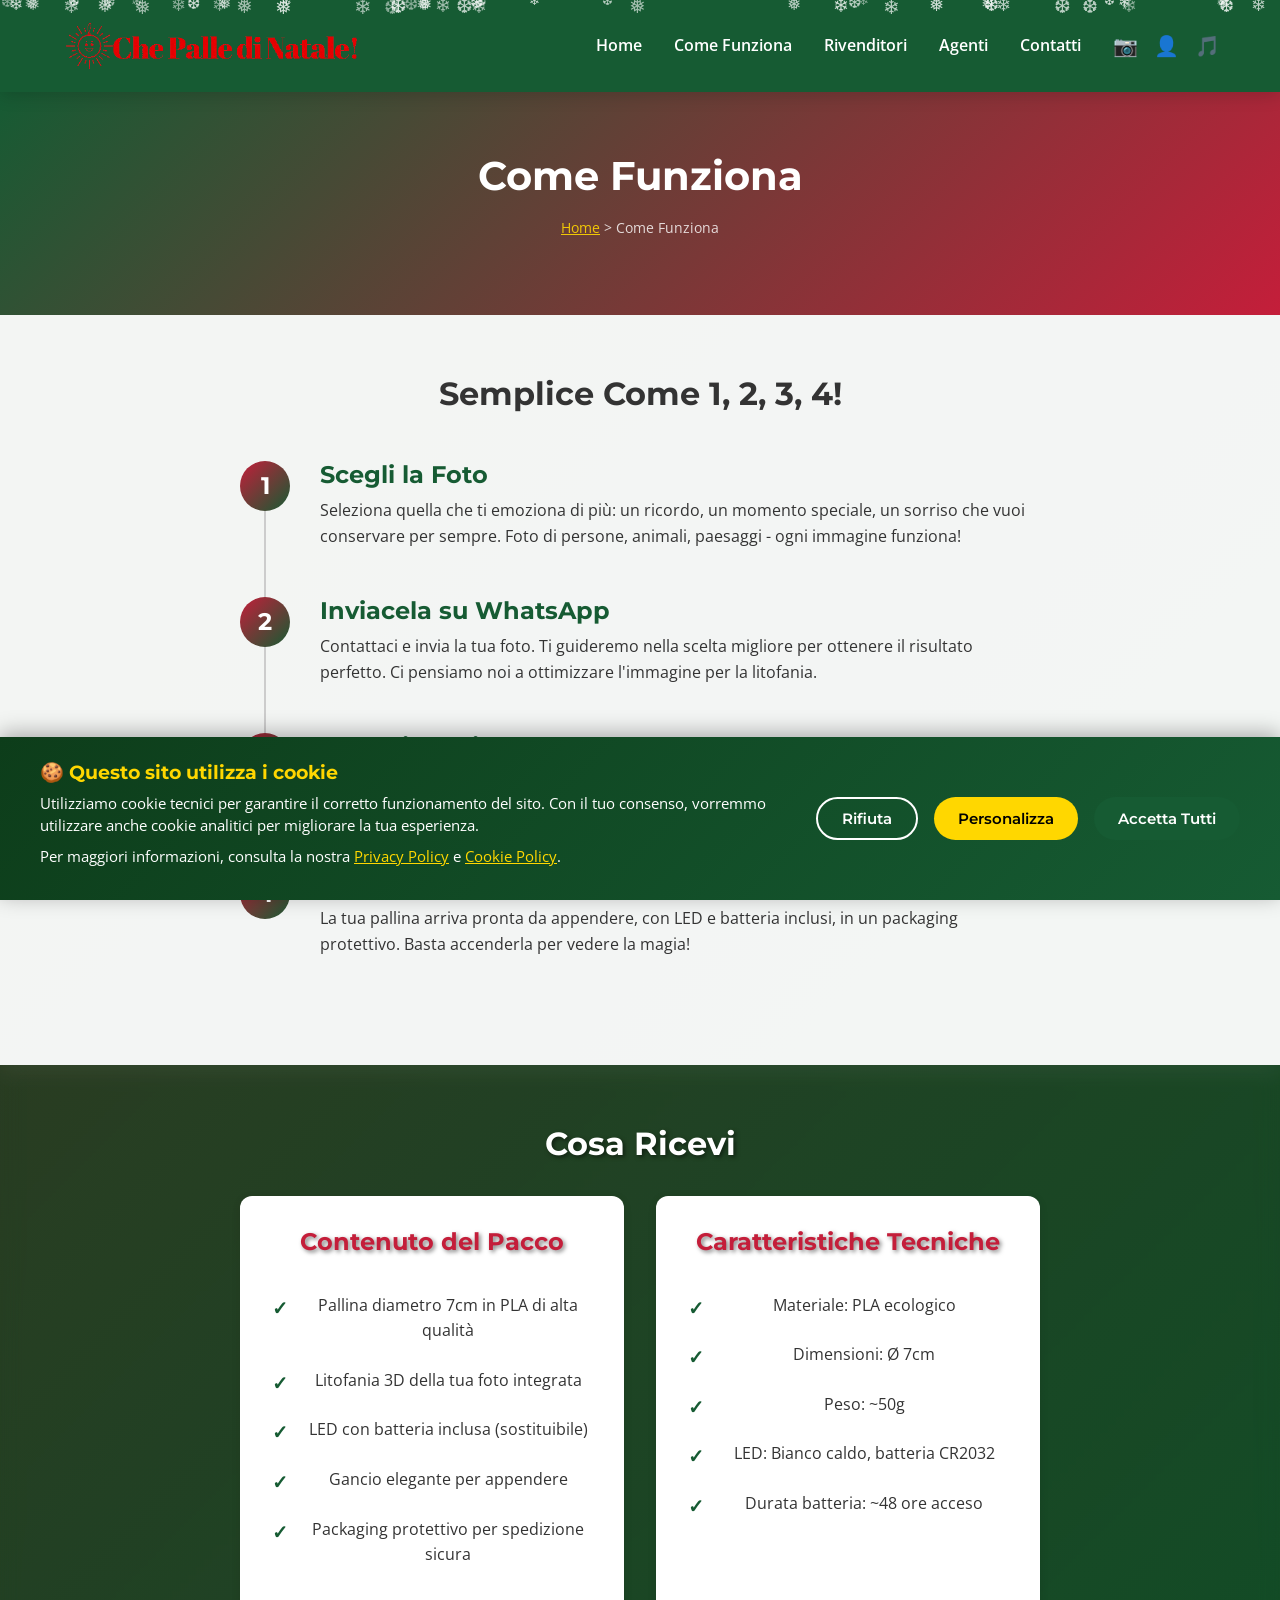
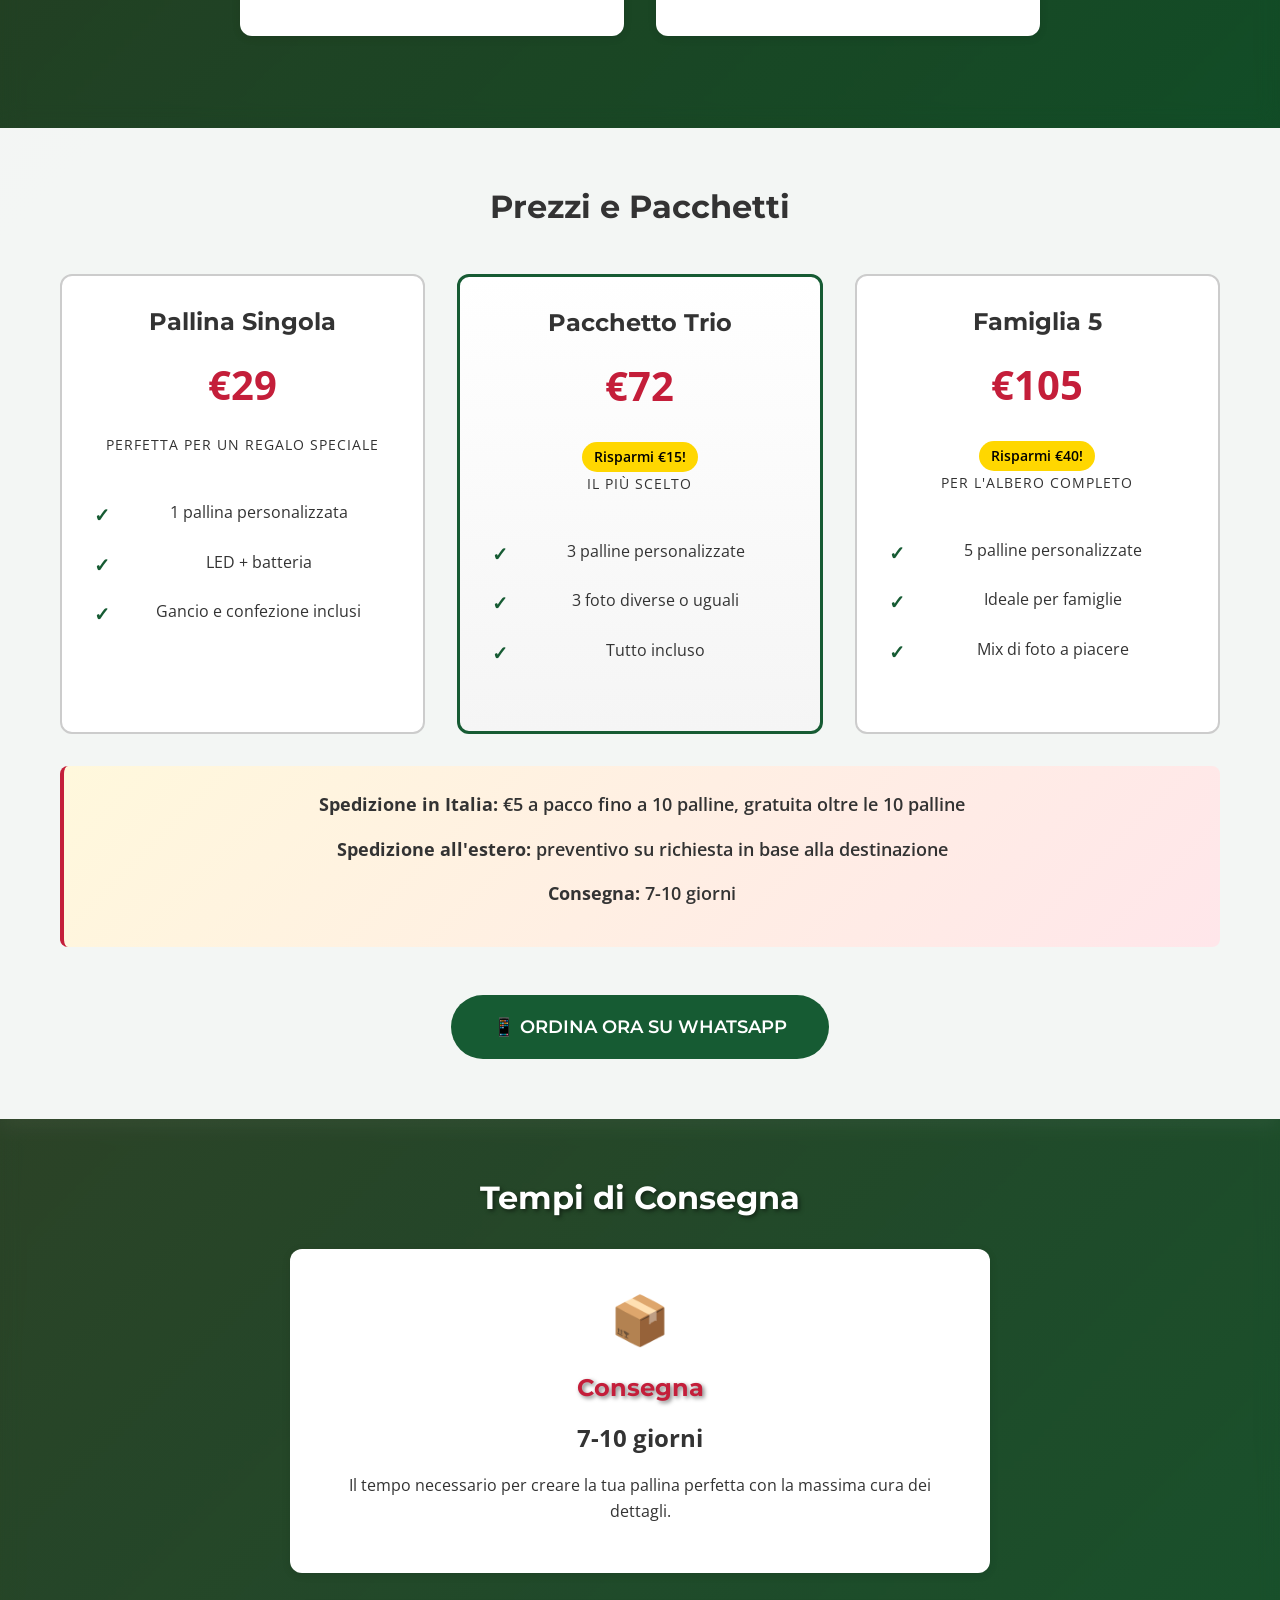
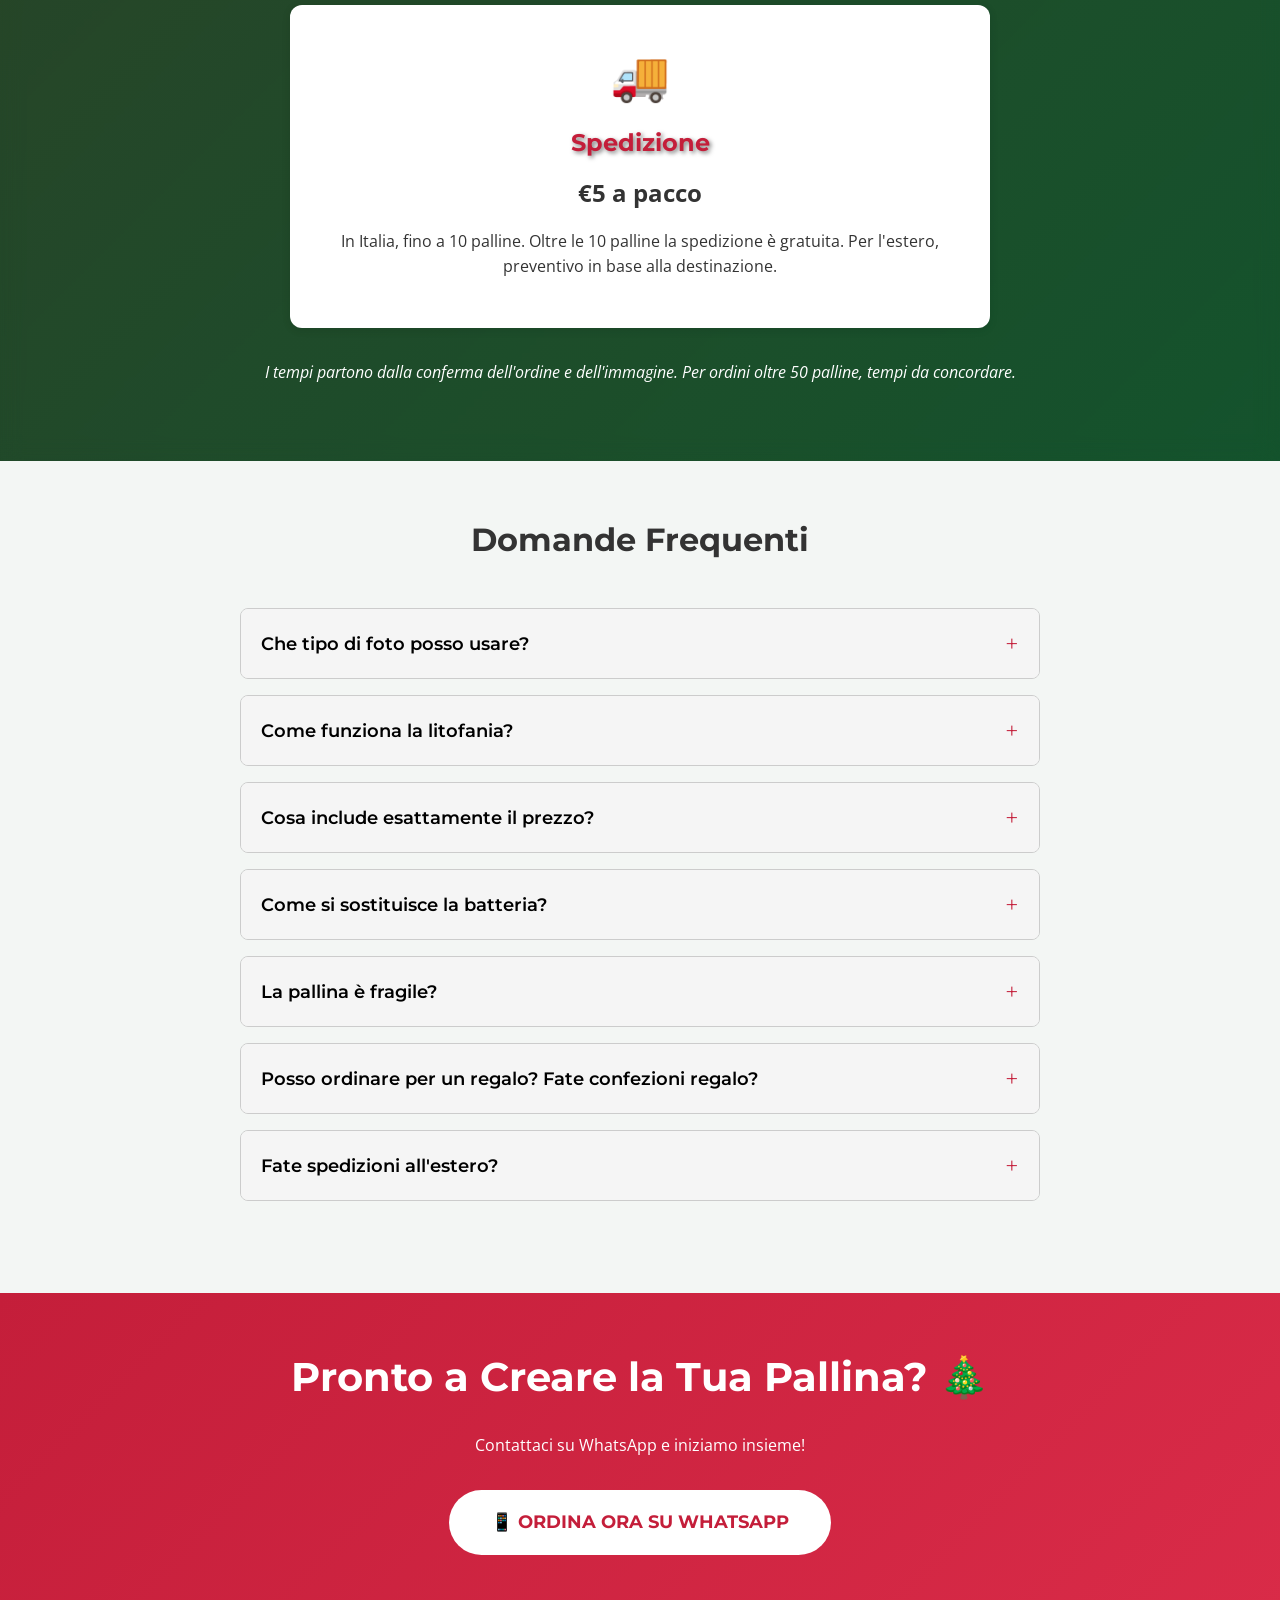
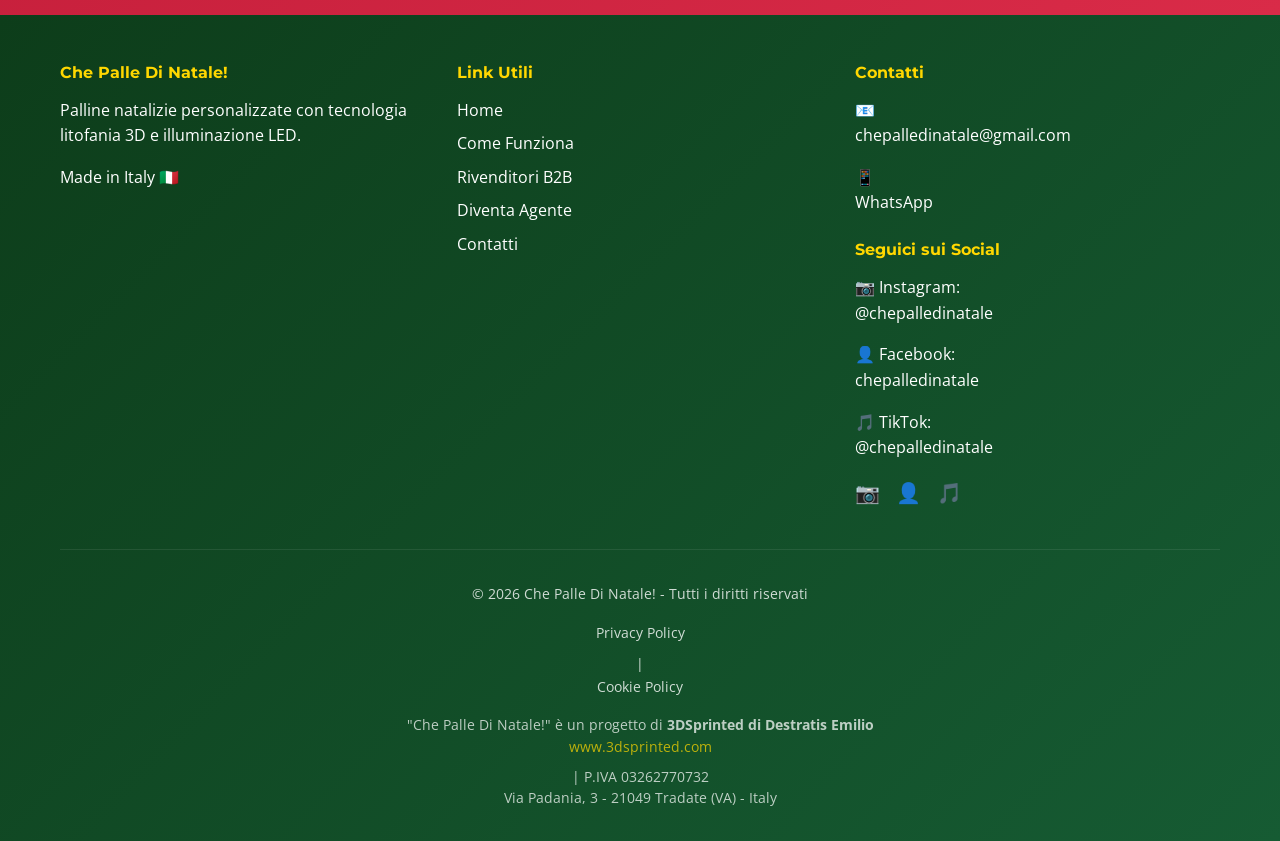
<file: come-funziona.html>
<!DOCTYPE html>
<html lang="it">
<head>
  <meta charset="UTF-8">
  <meta name="viewport" content="width=device-width, initial-scale=1.0">
  <meta name="description" content="Come funziona il servizio di palline natalizie personalizzate. Scopri il processo, i prezzi e i tempi di consegna.">
  <title>Come Funziona - Che Palle Di Natale!</title>

  <!-- Google Fonts -->
  <link rel="preconnect" href="https://fonts.googleapis.com">
  <link rel="preconnect" href="https://fonts.gstatic.com" crossorigin>
  <link href="https://fonts.googleapis.com/css2?family=Montserrat:wght@600;700&family=Open+Sans:wght@400;600&display=swap" rel="stylesheet">

  <!-- Stylesheet -->
  <link rel="stylesheet" href="css/styles.css">
</head>
<body>

  <!-- ━━━━━━━━━━━━━━━━━━━━━━━━━━━━━━━━━━━━━━━━━━━━━
       HEADER & NAVIGATION
       ━━━━━━━━━━━━━━━━━━━━━━━━━━━━━━━━━━━━━━━━━━━━━ -->
  <header class="header">
    <div class="container">
      <a href="index.html" class="logo">
        <img src="images/logo.png" alt="Che Palle Di Natale!" class="logo-img">
      </a>

      <button class="menu-toggle" aria-label="Toggle menu">
        <span></span>
        <span></span>
        <span></span>
      </button>

      <nav class="nav">
        <a href="index.html">Home</a>
        <a href="come-funziona.html">Come Funziona</a>
        <a href="rivenditori.html">Rivenditori</a>
        <a href="agenti.html">Agenti</a>
        <a href="contatti.html">Contatti</a>

        <div class="social-icons">
          <a href="https://www.instagram.com/chepalledinatale" target="_blank" rel="noopener" aria-label="Instagram" title="@chepalledinatale">📷</a>
          <a href="https://www.facebook.com/chepalledinatale" target="_blank" rel="noopener" aria-label="Facebook" title="chepalledinatale">👤</a>
          <a href="https://www.tiktok.com/@chepalledinatale" target="_blank" rel="noopener" aria-label="TikTok" title="@chepalledinatale">🎵</a>
        </div>
      </nav>
    </div>
  </header>

  <!-- ━━━━━━━━━━━━━━━━━━━━━━━━━━━━━━━━━━━━━━━━━━━━━
       HERO INTERNO
       ━━━━━━━━━━━━━━━━━━━━━━━━━━━━━━━━━━━━━━━━━━━━━ -->
  <section class="hero-internal">
    <div class="container">
      <h1>Come Funziona</h1>
      <p class="breadcrumb"><a href="index.html">Home</a> &gt; Come Funziona</p>
    </div>
  </section>

  <!-- ━━━━━━━━━━━━━━━━━━━━━━━━━━━━━━━━━━━━━━━━━━━━━
       PROCESSO - TIMELINE
       ━━━━━━━━━━━━━━━━━━━━━━━━━━━━━━━━━━━━━━━━━━━━━ -->
  <section class="section">
    <div class="container">
      <h2 class="text-center mb-3">Semplice Come 1, 2, 3, 4!</h2>

      <div class="timeline">
        <div class="timeline-item">
          <div class="timeline-number">1</div>
          <div class="timeline-content">
            <h3>Scegli la Foto</h3>
            <p>Seleziona quella che ti emoziona di più: un ricordo, un momento speciale, un sorriso che vuoi conservare per sempre. Foto di persone, animali, paesaggi - ogni immagine funziona!</p>
          </div>
        </div>

        <div class="timeline-item">
          <div class="timeline-number">2</div>
          <div class="timeline-content">
            <h3>Inviacela su WhatsApp</h3>
            <p>Contattaci e invia la tua foto. Ti guideremo nella scelta migliore per ottenere il risultato perfetto. Ci pensiamo noi a ottimizzare l'immagine per la litofania.</p>
          </div>
        </div>

        <div class="timeline-item">
          <div class="timeline-number">3</div>
          <div class="timeline-content">
            <h3>Stampiamo in 3D</h3>
            <p>Con la tecnica della litofania trasformiamo la tua foto in un rilievo tridimensionale. Ogni pallina richiede circa 8 ore di stampa per garantire la massima qualità e dettaglio.</p>
          </div>
        </div>

        <div class="timeline-item">
          <div class="timeline-number">4</div>
          <div class="timeline-content">
            <h3>Ricevi a Casa</h3>
            <p>La tua pallina arriva pronta da appendere, con LED e batteria inclusi, in un packaging protettivo. Basta accenderla per vedere la magia!</p>
          </div>
        </div>
      </div>
    </div>
  </section>

  <!-- ━━━━━━━━━━━━━━━━━━━━━━━━━━━━━━━━━━━━━━━━━━━━━
       COSA RICEVI
       ━━━━━━━━━━━━━━━━━━━━━━━━━━━━━━━━━━━━━━━━━━━━━ -->
  <section class="section section-alt">
    <div class="container">
      <h2 class="text-center">Cosa Ricevi</h2>

      <div class="grid grid-2" style="max-width: 800px; margin: 2rem auto;">
        <div class="card">
          <h3>Contenuto del Pacco</h3>
          <ul class="list-styled">
            <li>Pallina diametro 7cm in PLA di alta qualità</li>
            <li>Litofania 3D della tua foto integrata</li>
            <li>LED con batteria inclusa (sostituibile)</li>
            <li>Gancio elegante per appendere</li>
            <li>Packaging protettivo per spedizione sicura</li>
          </ul>
        </div>

        <div class="card">
          <h3>Caratteristiche Tecniche</h3>
          <ul class="list-styled">
            <li>Materiale: PLA ecologico</li>
            <li>Dimensioni: Ø 7cm</li>
            <li>Peso: ~50g</li>
            <li>LED: Bianco caldo, batteria CR2032</li>
            <li>Durata batteria: ~48 ore acceso</li>
          </ul>
        </div>
      </div>
    </div>
  </section>

  <!-- ━━━━━━━━━━━━━━━━━━━━━━━━━━━━━━━━━━━━━━━━━━━━━
       PREZZI CLIENTI FINALI
       ━━━━━━━━━━━━━━━━━━━━━━━━━━━━━━━━━━━━━━━━━━━━━ -->
  <section class="section">
    <div class="container">
      <h2 class="text-center mb-3">Prezzi e Pacchetti</h2>

      <div class="pricing-grid">
        <div class="price-card">
          <h3>Pallina Singola</h3>
          <div class="price">€29</div>
          <p class="price-label">Perfetta per un regalo speciale</p>
          <ul class="list-styled mt-2">
            <li>1 pallina personalizzata</li>
            <li>LED + batteria</li>
            <li>Gancio e confezione inclusi</li>
          </ul>
        </div>

        <div class="price-card featured">
          <h3>Pacchetto Trio</h3>
          <div class="price">€72</div>
          <span class="savings">Risparmi €15!</span>
          <p class="price-label">Il più scelto</p>
          <ul class="list-styled mt-2">
            <li>3 palline personalizzate</li>
            <li>3 foto diverse o uguali</li>
            <li>Tutto incluso</li>
          </ul>
        </div>

        <div class="price-card">
          <h3>Famiglia 5</h3>
          <div class="price">€105</div>
          <span class="savings">Risparmi €40!</span>
          <p class="price-label">Per l'albero completo</p>
          <ul class="list-styled mt-2">
            <li>5 palline personalizzate</li>
            <li>Ideale per famiglie</li>
            <li>Mix di foto a piacere</li>
          </ul>
        </div>
      </div>

      <div class="highlight-box text-center">
        <p><strong>Spedizione in Italia:</strong> €5 a pacco fino a 10 palline, gratuita oltre le 10 palline</p>
        <p><strong>Spedizione all'estero:</strong> preventivo su richiesta in base alla destinazione</p>
        <p><strong>Consegna:</strong> 7-10 giorni</p>
      </div>

      <div class="text-center mt-3">
        <a href="https://wa.me/393515828105?text=Ciao,%20vorrei%20ordinare%20le%20palline%20personalizzate" class="btn btn-primary btn-lg">
          📱 ORDINA ORA SU WHATSAPP
        </a>
      </div>
    </div>
  </section>

  <!-- ━━━━━━━━━━━━━━━━━━━━━━━━━━━━━━━━━━━━━━━━━━━━━
       TEMPI CONSEGNA
       ━━━━━━━━━━━━━━━━━━━━━━━━━━━━━━━━━━━━━━━━━━━━━ -->
  <section class="section section-alt">
    <div class="container text-center">
      <h2>Tempi di Consegna</h2>

      <div class="grid grid-2" style="max-width: 700px; margin: 2rem auto;">
        <div class="card">
          <div class="card-icon">📦</div>
          <h3>Consegna</h3>
          <p class="price" style="font-size: 1.5rem;">7-10 giorni</p>
          <p>Il tempo necessario per creare la tua pallina perfetta con la massima cura dei dettagli.</p>
        </div>

        <div class="card">
          <div class="card-icon">🚚</div>
          <h3>Spedizione</h3>
          <p class="price" style="font-size: 1.5rem;">€5 a pacco</p>
          <p>In Italia, fino a 10 palline. Oltre le 10 palline la spedizione è gratuita. Per l'estero, preventivo in base alla destinazione.</p>
        </div>
      </div>

      <p class="mt-2"><em>I tempi partono dalla conferma dell'ordine e dell'immagine. Per ordini oltre 50 palline, tempi da concordare.</em></p>
    </div>
  </section>

  <!-- ━━━━━━━━━━━━━━━━━━━━━━━━━━━━━━━━━━━━━━━━━━━━━
       FAQ
       ━━━━━━━━━━━━━━━━━━━━━━━━━━━━━━━━━━━━━━━━━━━━━ -->
  <section class="section">
    <div class="container">
      <h2 class="text-center mb-3">Domande Frequenti</h2>

      <div class="faq">
        <div class="faq-item">
          <button class="faq-question">Che tipo di foto posso usare?</button>
          <div class="faq-answer">
            <p>Puoi usare qualsiasi foto! Ritratti, foto di animali domestici, paesaggi, momenti speciali. Per il miglior risultato, preferisci foto con buon contrasto e nitide. Se hai dubbi, inviacela e ti consiglieremo!</p>
          </div>
        </div>

        <div class="faq-item">
          <button class="faq-question">Come funziona la litofania?</button>
          <div class="faq-answer">
            <p>La litofania è una tecnica che trasforma un'immagine in un rilievo tridimensionale con spessori variabili. Quando la luce del LED passa attraverso, le parti più sottili appaiono più chiare e quelle più spesse più scure, ricreando perfettamente la tua foto.</p>
          </div>
        </div>

        <div class="faq-item">
          <button class="faq-question">Cosa include esattamente il prezzo?</button>
          <div class="faq-answer">
            <p>Il prezzo include: la pallina stampata in 3D con la tua foto in litofania, il LED con batteria già installata, il gancio per appendere e il packaging protettivo. L'unica cosa extra è la spedizione: in Italia €5 a pacco fino a 10 palline, gratuita oltre le 10 palline; per l'estero, preventivo in base alla destinazione.</p>
          </div>
        </div>

        <div class="faq-item">
          <button class="faq-question">Come si sostituisce la batteria?</button>
          <div class="faq-answer">
            <p>La batteria è una comune CR2032 reperibile ovunque. La pallina ha un comodo sportellino che permette di sostituirla facilmente in pochi secondi, senza attrezzi.</p>
          </div>
        </div>

        <div class="faq-item">
          <button class="faq-question">La pallina è fragile?</button>
          <div class="faq-answer">
            <p>No! Il PLA è un materiale resistente. Ovviamente non è infrangibile come il vetro, ma resiste bene agli urti normali. Evita solo cadute da altezze elevate su superfici dure.</p>
          </div>
        </div>

        <div class="faq-item">
          <button class="faq-question">Posso ordinare per un regalo? Fate confezioni regalo?</button>
          <div class="faq-answer">
            <p>Certamente! Ogni pallina arriva già in un packaging elegante perfetto da regalare. Su richiesta possiamo aggiungere un biglietto personalizzato o una confezione natalizia extra.</p>
          </div>
        </div>

        <div class="faq-item">
          <button class="faq-question">Fate spedizioni all'estero?</button>
          <div class="faq-answer">
            <p>Sì, spediamo ovunque. In Italia la spedizione costa €5 a pacco fino a 10 palline ed è gratuita oltre le 10 palline. Per l'estero, contattaci su WhatsApp o via email indicando la destinazione e ti invieremo un preventivo per la spedizione.</p>
          </div>
        </div>
      </div>
    </div>
  </section>

  <!-- ━━━━━━━━━━━━━━━━━━━━━━━━━━━━━━━━━━━━━━━━━━━━━
       CTA FINALE
       ━━━━━━━━━━━━━━━━━━━━━━━━━━━━━━━━━━━━━━━━━━━━━ -->
  <section class="cta-section">
    <div class="container text-center">
      <h2>Pronto a Creare la Tua Pallina? 🎄</h2>
      <p class="mb-2">Contattaci su WhatsApp e iniziamo insieme!</p>
      <a href="https://wa.me/393515828105?text=Ciao,%20vorrei%20ordinare%20le%20palline%20personalizzate" class="btn btn-lg" style="background-color: white; color: #C41E3A; font-weight: bold;">
        📱 ORDINA ORA SU WHATSAPP
      </a>
    </div>
  </section>

  <!-- ━━━━━━━━━━━━━━━━━━━━━━━━━━━━━━━━━━━━━━━━━━━━━
       FOOTER
       ━━━━━━━━━━━━━━━━━━━━━━━━━━━━━━━━━━━━━━━━━━━━━ -->
  <footer class="footer">
    <div class="container">
      <div class="footer-content">
        <div class="footer-section">
          <h4>Che Palle Di Natale!</h4>
          <p>Palline natalizie personalizzate con tecnologia litofania 3D e illuminazione LED.</p>
          <p>Made in Italy 🇮🇹</p>
        </div>

        <div class="footer-section">
          <h4>Link Utili</h4>
          <a href="index.html">Home</a>
          <a href="come-funziona.html">Come Funziona</a>
          <a href="rivenditori.html">Rivenditori B2B</a>
          <a href="agenti.html">Diventa Agente</a>
          <a href="contatti.html">Contatti</a>
        </div>

        <div class="footer-section">
          <h4>Contatti</h4>
          <p>📧 <a href="mailto:chepalledinatale@gmail.com">chepalledinatale@gmail.com</a></p>
          <p>📱 <a href="https://wa.me/393515828105">WhatsApp</a></p>
          <h4 style="margin-top: 1.5rem;">Seguici sui Social</h4>
          <p>📷 Instagram: <a href="https://www.instagram.com/chepalledinatale" target="_blank" rel="noopener">@chepalledinatale</a></p>
          <p>👤 Facebook: <a href="https://www.facebook.com/chepalledinatale" target="_blank" rel="noopener">chepalledinatale</a></p>
          <p>🎵 TikTok: <a href="https://www.tiktok.com/@chepalledinatale" target="_blank" rel="noopener">@chepalledinatale</a></p>
          <div class="social-icons mt-1">
            <a href="https://www.instagram.com/chepalledinatale" target="_blank" rel="noopener" aria-label="Instagram" title="@chepalledinatale">📷</a>
            <a href="https://www.facebook.com/chepalledinatale" target="_blank" rel="noopener" aria-label="Facebook" title="chepalledinatale">👤</a>
            <a href="https://www.tiktok.com/@chepalledinatale" target="_blank" rel="noopener" aria-label="TikTok" title="@chepalledinatale">🎵</a>
          </div>
        </div>
      </div>

      <div class="footer-bottom">
        <p>&copy; 2026 Che Palle Di Natale! - Tutti i diritti riservati</p>
        <p>
          <a href="privacy-policy.html">Privacy Policy</a> |
          <a href="cookie-policy.html">Cookie Policy</a>
        </p>
        <p style="margin-top: 1rem; font-size: 0.85rem; opacity: 0.9;">
          "Che Palle Di Natale!" è un progetto di <strong>3DSprinted di Destratis Emilio</strong><br>
          <a href="https://www.3dsprinted.com" target="_blank" rel="noopener" style="color: var(--gold);">www.3dsprinted.com</a> | P.IVA 03262770732<br>
          Via Padania, 3 - 21049 Tradate (VA) - Italy
        </p>
      </div>
    </div>
  </footer>

  <!-- JavaScript -->
  <script src="js/script.js"></script>

</body>
</html>
</file>
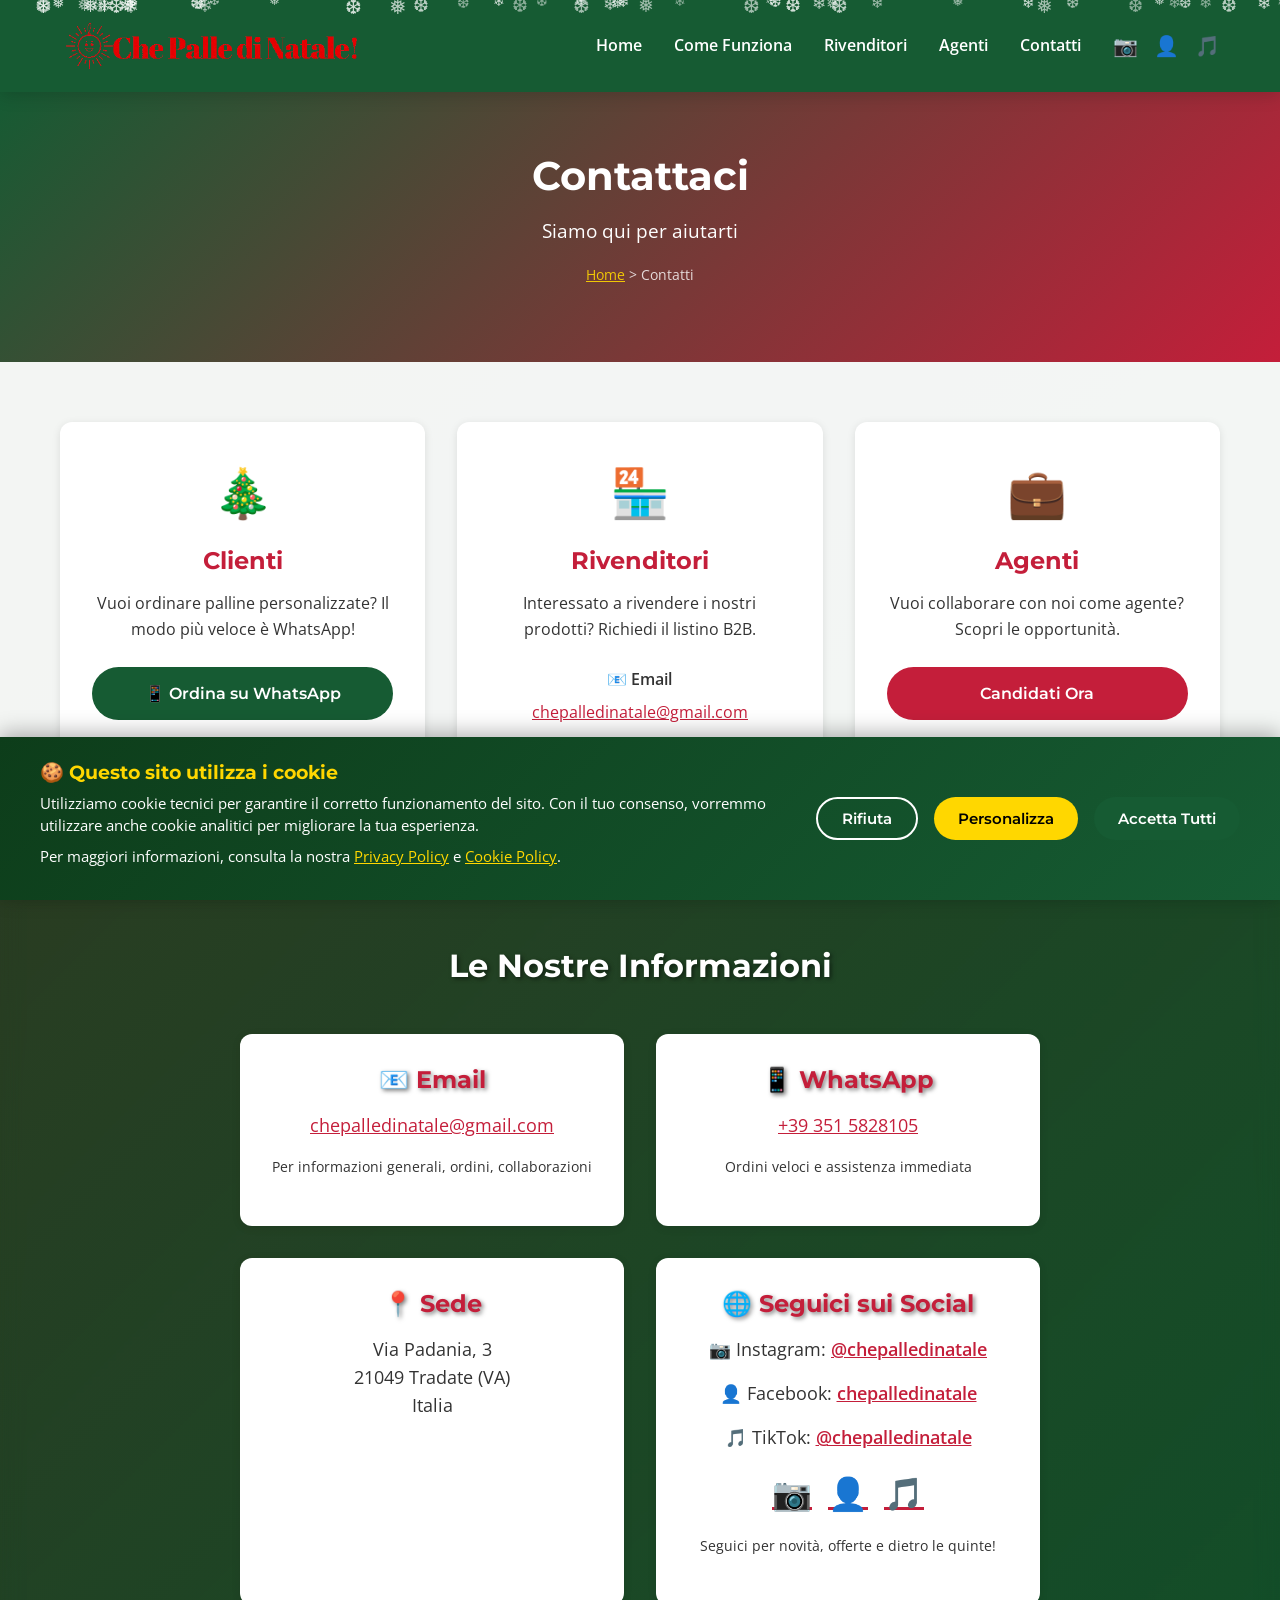
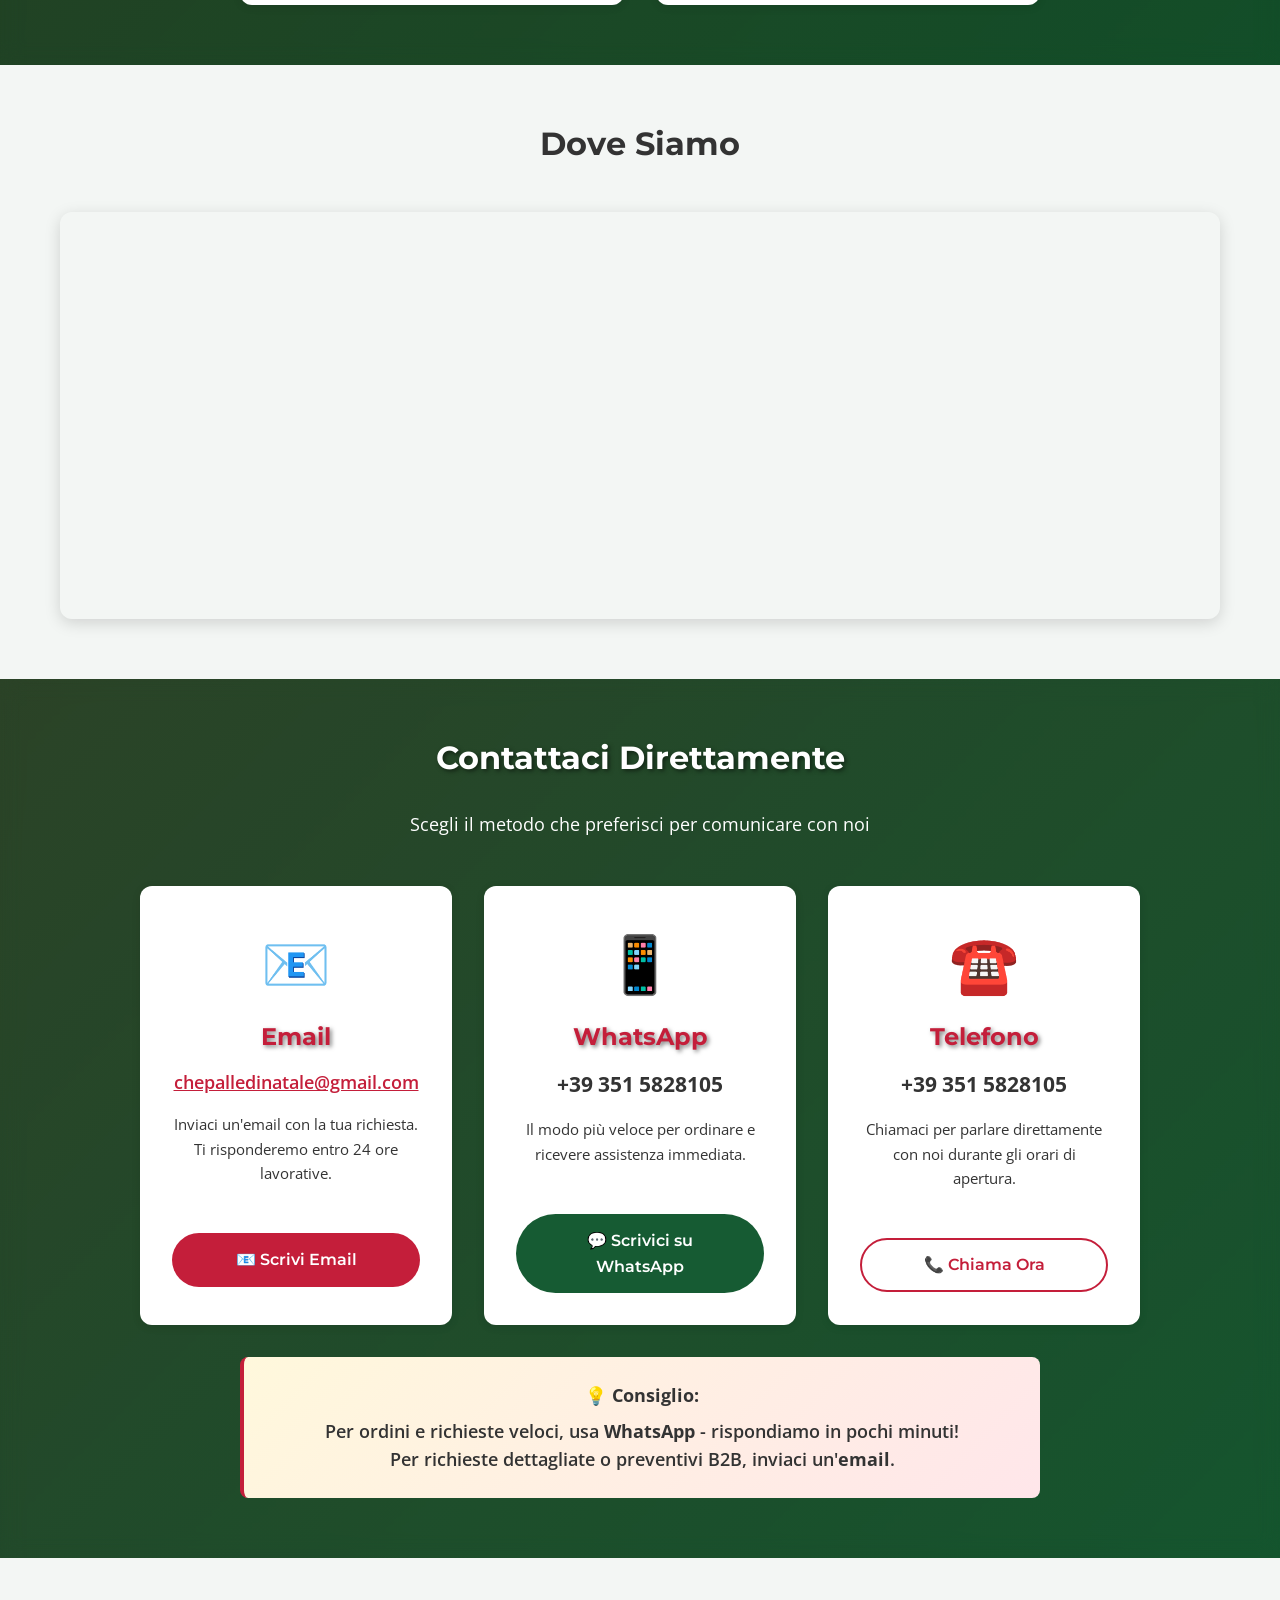
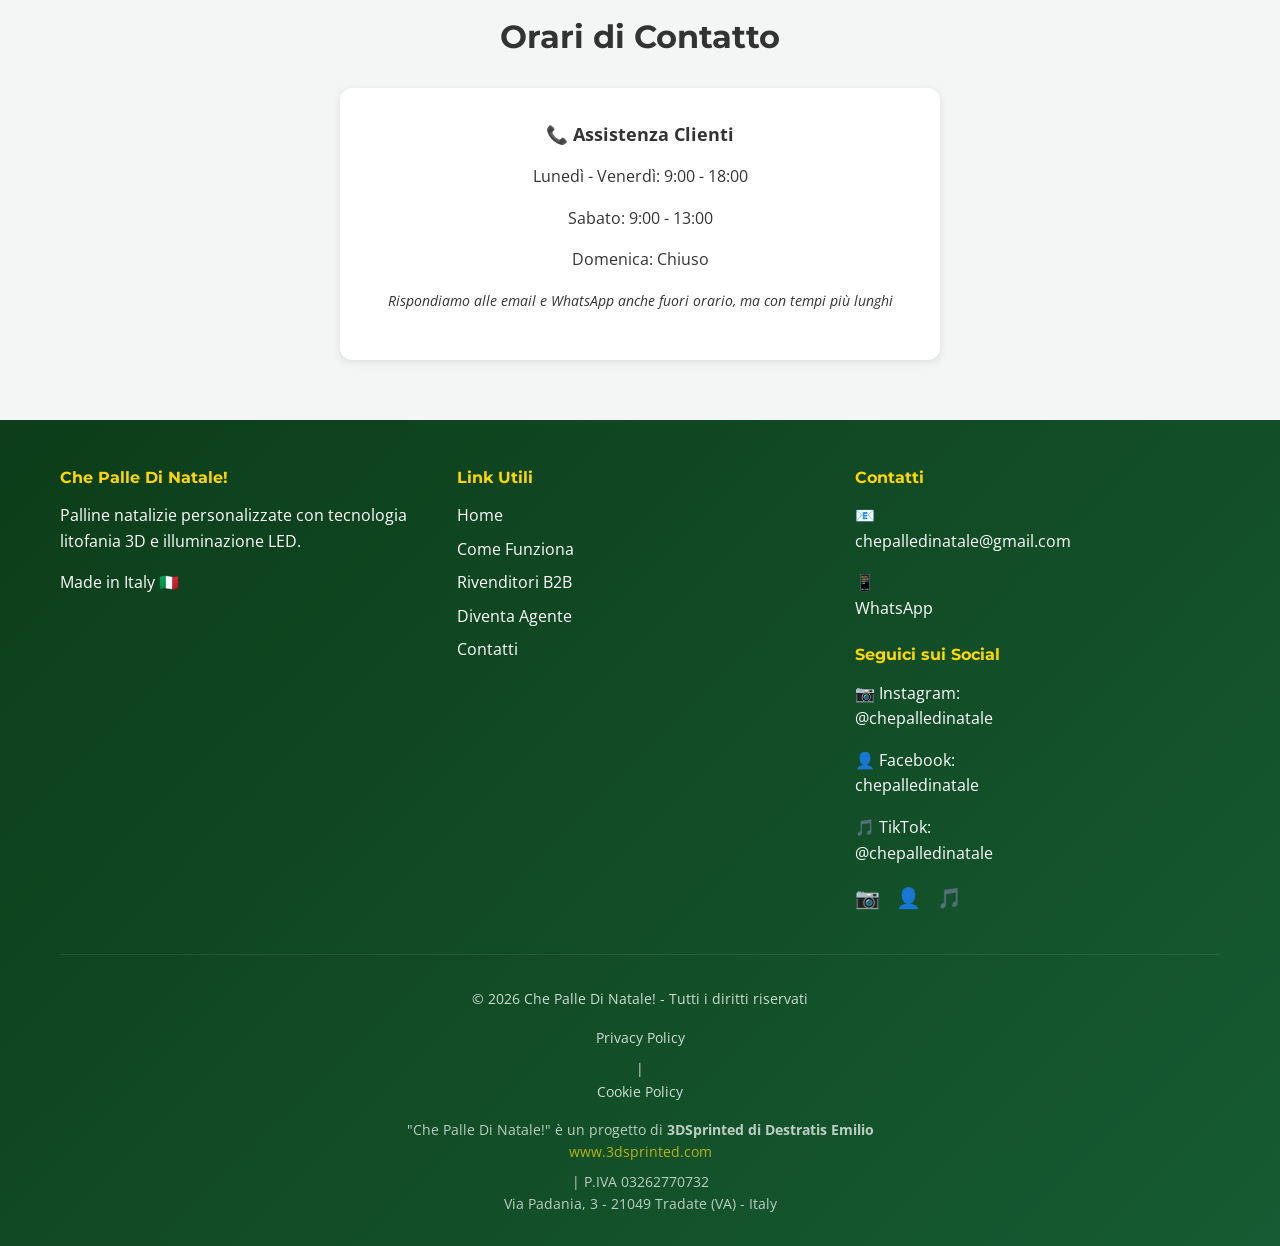
<file: contatti.html>
<!DOCTYPE html>
<html lang="it">
<head>
  <meta charset="UTF-8">
  <meta name="viewport" content="width=device-width, initial-scale=1.0">
  <meta name="description" content="Contatta Che Palle Di Natale per ordini, informazioni B2B o collaborazioni. Email, WhatsApp e social media.">
  <title>Contatti - Che Palle Di Natale!</title>

  <!-- Google Fonts -->
  <link rel="preconnect" href="https://fonts.googleapis.com">
  <link rel="preconnect" href="https://fonts.gstatic.com" crossorigin>
  <link href="https://fonts.googleapis.com/css2?family=Montserrat:wght@600;700&family=Open+Sans:wght@400;600&display=swap" rel="stylesheet">

  <!-- Stylesheet -->
  <link rel="stylesheet" href="css/styles.css">
</head>
<body>

  <!-- ━━━━━━━━━━━━━━━━━━━━━━━━━━━━━━━━━━━━━━━━━━━━━
       HEADER & NAVIGATION
       ━━━━━━━━━━━━━━━━━━━━━━━━━━━━━━━━━━━━━━━━━━━━━ -->
  <header class="header">
    <div class="container">
      <a href="index.html" class="logo">
        <img src="images/logo.png" alt="Che Palle Di Natale!" class="logo-img">
      </a>

      <button class="menu-toggle" aria-label="Toggle menu">
        <span></span>
        <span></span>
        <span></span>
      </button>

      <nav class="nav">
        <a href="index.html">Home</a>
        <a href="come-funziona.html">Come Funziona</a>
        <a href="rivenditori.html">Rivenditori</a>
        <a href="agenti.html">Agenti</a>
        <a href="contatti.html">Contatti</a>

        <div class="social-icons">
          <a href="https://www.instagram.com/chepalledinatale" target="_blank" rel="noopener" aria-label="Instagram" title="@chepalledinatale">📷</a>
          <a href="https://www.facebook.com/chepalledinatale" target="_blank" rel="noopener" aria-label="Facebook" title="chepalledinatale">👤</a>
          <a href="https://www.tiktok.com/@chepalledinatale" target="_blank" rel="noopener" aria-label="TikTok" title="@chepalledinatale">🎵</a>
        </div>
      </nav>
    </div>
  </header>

  <!-- ━━━━━━━━━━━━━━━━━━━━━━━━━━━━━━━━━━━━━━━━━━━━━
       HERO INTERNO
       ━━━━━━━━━━━━━━━━━━━━━━━━━━━━━━━━━━━━━━━━━━━━━ -->
  <section class="hero-internal">
    <div class="container">
      <h1>Contattaci</h1>
      <p style="font-size: 1.2rem; margin-top: 1rem;">Siamo qui per aiutarti</p>
      <p class="breadcrumb"><a href="index.html">Home</a> &gt; Contatti</p>
    </div>
  </section>

  <!-- ━━━━━━━━━━━━━━━━━━━━━━━━━━━━━━━━━━━━━━━━━━━━━
       3 COLONNE CONTATTI
       ━━━━━━━━━━━━━━━━━━━━━━━━━━━━━━━━━━━━━━━━━━━━━ -->
  <section class="section">
    <div class="container">
      <div class="grid grid-3">

        <!-- CLIENTI -->
        <div class="card">
          <div class="card-icon">🎄</div>
          <h3>Clienti</h3>
          <p style="margin-bottom: 1.5rem;">Vuoi ordinare palline personalizzate? Il modo più veloce è WhatsApp!</p>
          <a href="https://wa.me/393515828105?text=Ciao,%20vorrei%20ordinare%20palline%20personalizzate" class="btn btn-primary" style="width: 100%;">
            📱 Ordina su WhatsApp
          </a>
          <p style="margin-top: 1rem; font-size: 0.95rem; color: #666;">
            Rispondiamo entro poche ore, tutti i giorni.
          </p>
        </div>

        <!-- RIVENDITORI -->
        <div class="card">
          <div class="card-icon">🏪</div>
          <h3>Rivenditori</h3>
          <p style="margin-bottom: 1.5rem;">Interessato a rivendere i nostri prodotti? Richiedi il listino B2B.</p>
          <p style="font-weight: 600; margin-bottom: 0.5rem;">📧 Email</p>
          <p style="margin-bottom: 1rem;">
            <a href="mailto:chepalledinatale@gmail.com" style="color: #C41E3A; text-decoration: underline;">chepalledinatale@gmail.com</a>
          </p>
          <a href="rivenditori.html" class="btn btn-outline" style="width: 100%;">
            Info B2B
          </a>
        </div>

        <!-- AGENTI -->
        <div class="card">
          <div class="card-icon">💼</div>
          <h3>Agenti</h3>
          <p style="margin-bottom: 1.5rem;">Vuoi collaborare con noi come agente? Scopri le opportunità.</p>
          <a href="agenti.html" class="btn btn-secondary" style="width: 100%;">
            Candidati Ora
          </a>
          <p style="margin-top: 1rem; font-size: 0.95rem; color: #666;">
            Provvigioni fino al 20% su ogni ordine.
          </p>
        </div>

      </div>
    </div>
  </section>

  <!-- ━━━━━━━━━━━━━━━━━━━━━━━━━━━━━━━━━━━━━━━━━━━━━
       SEZIONE INFO
       ━━━━━━━━━━━━━━━━━━━━━━━━━━━━━━━━━━━━━━━━━━━━━ -->
  <section class="section section-alt">
    <div class="container">
      <h2 class="text-center mb-3">Le Nostre Informazioni</h2>

      <div class="grid grid-2" style="max-width: 800px; margin: 0 auto;">

        <div class="card">
          <h3>📧 Email</h3>
          <p style="font-size: 1.1rem;">
            <a href="mailto:chepalledinatale@gmail.com" style="color: #C41E3A; text-decoration: underline;">
              chepalledinatale@gmail.com
            </a>
          </p>
          <p style="font-size: 0.9rem; color: #666; margin-top: 0.5rem;">
            Per informazioni generali, ordini, collaborazioni
          </p>
        </div>

        <div class="card">
          <h3>📱 WhatsApp</h3>
          <p style="font-size: 1.1rem;">
            <a href="https://wa.me/393515828105" style="color: #165B33; text-decoration: underline;">
              +39 351 5828105
            </a>
          </p>
          <p style="font-size: 0.9rem; color: #666; margin-top: 0.5rem;">
            Ordini veloci e assistenza immediata
          </p>
        </div>

        <div class="card">
          <h3>📍 Sede</h3>
          <p style="font-size: 1.1rem; color: #333333;">
            Via Padania, 3<br>
            21049 Tradate (VA)<br>
            Italia
          </p>
        </div>

        <div class="card">
          <h3>🌐 Seguici sui Social</h3>
          <p style="font-size: 1.1rem; margin-top: 1rem;">
            📷 Instagram: <a href="https://www.instagram.com/chepalledinatale" target="_blank" rel="noopener" style="color: #C41E3A; font-weight: 600;">@chepalledinatale</a>
          </p>
          <p style="font-size: 1.1rem;">
            👤 Facebook: <a href="https://www.facebook.com/chepalledinatale" target="_blank" rel="noopener" style="color: #165B33; font-weight: 600;">chepalledinatale</a>
          </p>
          <p style="font-size: 1.1rem;">
            🎵 TikTok: <a href="https://www.tiktok.com/@chepalledinatale" target="_blank" rel="noopener" style="color: #C41E3A; font-weight: 600;">@chepalledinatale</a>
          </p>
          <div class="social-icons" style="font-size: 2rem; justify-content: center; margin-top: 1rem;">
            <a href="https://www.instagram.com/chepalledinatale" target="_blank" rel="noopener" aria-label="Instagram" title="@chepalledinatale">📷</a>
            <a href="https://www.facebook.com/chepalledinatale" target="_blank" rel="noopener" aria-label="Facebook" title="chepalledinatale">👤</a>
            <a href="https://www.tiktok.com/@chepalledinatale" target="_blank" rel="noopener" aria-label="TikTok" title="@chepalledinatale">🎵</a>
          </div>
          <p style="font-size: 0.9rem; color: #666; margin-top: 1rem;">
            Seguici per novità, offerte e dietro le quinte!
          </p>
        </div>

      </div>
    </div>
  </section>

  <!-- ━━━━━━━━━━━━━━━━━━━━━━━━━━━━━━━━━━━━━━━━━━━━━
       MAPPA
       ━━━━━━━━━━━━━━━━━━━━━━━━━━━━━━━━━━━━━━━━━━━━━ -->
  <section class="section">
    <div class="container">
      <h2 class="text-center mb-3">Dove Siamo</h2>

      <div style="border-radius: 12px; overflow: hidden; box-shadow: 0 4px 16px rgba(0,0,0,0.15);">
        <iframe
          src="https://www.google.com/maps/embed?pb=!1m18!1m12!1m3!1d2782.1234567!2d8.867123!3d45.704956!2m3!1f0!2f0!3f0!3m2!1i1024!2i768!4f13.1!3m3!1m2!1s0x47868964bdf90b8f%3A0x40679a5ec2b77a0!2sVia%20Padania%2C%203%2C%2021049%20Tradate%20VA!5e0!3m2!1sit!2sit!4v1234567890"
          width="100%"
          height="400"
          style="border:0;"
          allowfullscreen=""
          loading="lazy"
          referrerpolicy="no-referrer-when-downgrade">
        </iframe>
      </div>
    </div>
  </section>

  <!-- ━━━━━━━━━━━━━━━━━━━━━━━━━━━━━━━━━━━━━━━━━━━━━
       METODI DI CONTATTO DIRETTO
       ━━━━━━━━━━━━━━━━━━━━━━━━━━━━━━━━━━━━━━━━━━━━━ -->
  <section class="section section-alt">
    <div class="container">
      <h2 class="text-center mb-2">Contattaci Direttamente</h2>
      <p class="text-center mb-3" style="font-size: 1.1rem;">Scegli il metodo che preferisci per comunicare con noi</p>

      <div class="grid grid-3" style="max-width: 1000px; margin: 0 auto;">

        <div class="card">
          <div class="card-icon" style="font-size: 3.5rem;">📧</div>
          <h3>Email</h3>
          <p style="font-size: 1.1rem; margin: 1rem 0;">
            <a href="mailto:chepalledinatale@gmail.com" style="color: #C41E3A; font-weight: 600; text-decoration: underline;">
              chepalledinatale@gmail.com
            </a>
          </p>
          <p style="color: #666; font-size: 0.95rem;">
            Inviaci un'email con la tua richiesta.<br>
            Ti risponderemo entro 24 ore lavorative.
          </p>
          <a href="mailto:chepalledinatale@gmail.com" class="btn btn-secondary mt-2" style="width: 100%;">
            📧 Scrivi Email
          </a>
        </div>

        <div class="card">
          <div class="card-icon" style="font-size: 3.5rem;">📱</div>
          <h3>WhatsApp</h3>
          <p style="font-size: 1.3rem; margin: 1rem 0; font-weight: 700; color: #165B33;">
            +39 351 5828105
          </p>
          <p style="color: #666; font-size: 0.95rem;">
            Il modo più veloce per ordinare e ricevere assistenza immediata.
          </p>
          <a href="https://wa.me/393515828105?text=Ciao,%20vorrei%20informazioni" class="btn btn-primary mt-2" style="width: 100%;">
            💬 Scrivici su WhatsApp
          </a>
        </div>

        <div class="card">
          <div class="card-icon" style="font-size: 3.5rem;">☎️</div>
          <h3>Telefono</h3>
          <p style="font-size: 1.3rem; margin: 1rem 0; font-weight: 700; color: #C41E3A;">
            +39 351 5828105
          </p>
          <p style="color: #666; font-size: 0.95rem;">
            Chiamaci per parlare direttamente con noi durante gli orari di apertura.
          </p>
          <a href="tel:+393515828105" class="btn btn-outline mt-2" style="width: 100%; border-color: #C41E3A; color: #C41E3A;">
            📞 Chiama Ora
          </a>
        </div>

      </div>

      <div class="highlight-box text-center mt-3" style="max-width: 800px; margin: 2rem auto 0;">
        <p style="font-size: 1.1rem; margin-bottom: 0.5rem; color: #333333;"><strong>💡 Consiglio:</strong></p>
        <p style="margin: 0; color: #333333;">
          Per ordini e richieste veloci, usa <strong>WhatsApp</strong> - rispondiamo in pochi minuti!<br>
          Per richieste dettagliate o preventivi B2B, inviaci un'<strong>email</strong>.
        </p>
      </div>
    </div>
  </section>

  <!-- ━━━━━━━━━━━━━━━━━━━━━━━━━━━━━━━━━━━━━━━━━━━━━
       ORARI (OPZIONALE)
       ━━━━━━━━━━━━━━━━━━━━━━━━━━━━━━━━━━━━━━━━━━━━━ -->
  <section class="section">
    <div class="container">
      <div style="max-width: 600px; margin: 0 auto; text-align: center;">
        <h2>Orari di Contatto</h2>
        <div class="card mt-2">
          <p style="font-size: 1.1rem; margin-bottom: 1rem;">
            <strong>📞 Assistenza Clienti</strong>
          </p>
          <p>Lunedì - Venerdì: 9:00 - 18:00</p>
          <p>Sabato: 9:00 - 13:00</p>
          <p>Domenica: Chiuso</p>
          <p style="margin-top: 1rem; font-size: 0.9rem; color: #666;">
            <em>Rispondiamo alle email e WhatsApp anche fuori orario, ma con tempi più lunghi</em>
          </p>
        </div>
      </div>
    </div>
  </section>

  <!-- ━━━━━━━━━━━━━━━━━━━━━━━━━━━━━━━━━━━━━━━━━━━━━
       FOOTER
       ━━━━━━━━━━━━━━━━━━━━━━━━━━━━━━━━━━━━━━━━━━━━━ -->
  <footer class="footer">
    <div class="container">
      <div class="footer-content">
        <div class="footer-section">
          <h4>Che Palle Di Natale!</h4>
          <p>Palline natalizie personalizzate con tecnologia litofania 3D e illuminazione LED.</p>
          <p>Made in Italy 🇮🇹</p>
        </div>

        <div class="footer-section">
          <h4>Link Utili</h4>
          <a href="index.html">Home</a>
          <a href="come-funziona.html">Come Funziona</a>
          <a href="rivenditori.html">Rivenditori B2B</a>
          <a href="agenti.html">Diventa Agente</a>
          <a href="contatti.html">Contatti</a>
        </div>

        <div class="footer-section">
          <h4>Contatti</h4>
          <p>📧 <a href="mailto:chepalledinatale@gmail.com">chepalledinatale@gmail.com</a></p>
          <p>📱 <a href="https://wa.me/393515828105">WhatsApp</a></p>
          <h4 style="margin-top: 1.5rem;">Seguici sui Social</h4>
          <p>📷 Instagram: <a href="https://www.instagram.com/chepalledinatale" target="_blank" rel="noopener">@chepalledinatale</a></p>
          <p>👤 Facebook: <a href="https://www.facebook.com/chepalledinatale" target="_blank" rel="noopener">chepalledinatale</a></p>
          <p>🎵 TikTok: <a href="https://www.tiktok.com/@chepalledinatale" target="_blank" rel="noopener">@chepalledinatale</a></p>
          <div class="social-icons mt-1">
            <a href="https://www.instagram.com/chepalledinatale" target="_blank" rel="noopener" aria-label="Instagram" title="@chepalledinatale">📷</a>
            <a href="https://www.facebook.com/chepalledinatale" target="_blank" rel="noopener" aria-label="Facebook" title="chepalledinatale">👤</a>
            <a href="https://www.tiktok.com/@chepalledinatale" target="_blank" rel="noopener" aria-label="TikTok" title="@chepalledinatale">🎵</a>
          </div>
        </div>
      </div>

      <div class="footer-bottom">
        <p>&copy; 2026 Che Palle Di Natale! - Tutti i diritti riservati</p>
        <p>
          <a href="privacy-policy.html">Privacy Policy</a> |
          <a href="cookie-policy.html">Cookie Policy</a>
        </p>
        <p style="margin-top: 1rem; font-size: 0.85rem; opacity: 0.9;">
          "Che Palle Di Natale!" è un progetto di <strong>3DSprinted di Destratis Emilio</strong><br>
          <a href="https://www.3dsprinted.com" target="_blank" rel="noopener" style="color: var(--gold);">www.3dsprinted.com</a> | P.IVA 03262770732<br>
          Via Padania, 3 - 21049 Tradate (VA) - Italy
        </p>
      </div>
    </div>
  </footer>

  <!-- JavaScript -->
  <script src="js/script.js"></script>

</body>
</html>
</file>
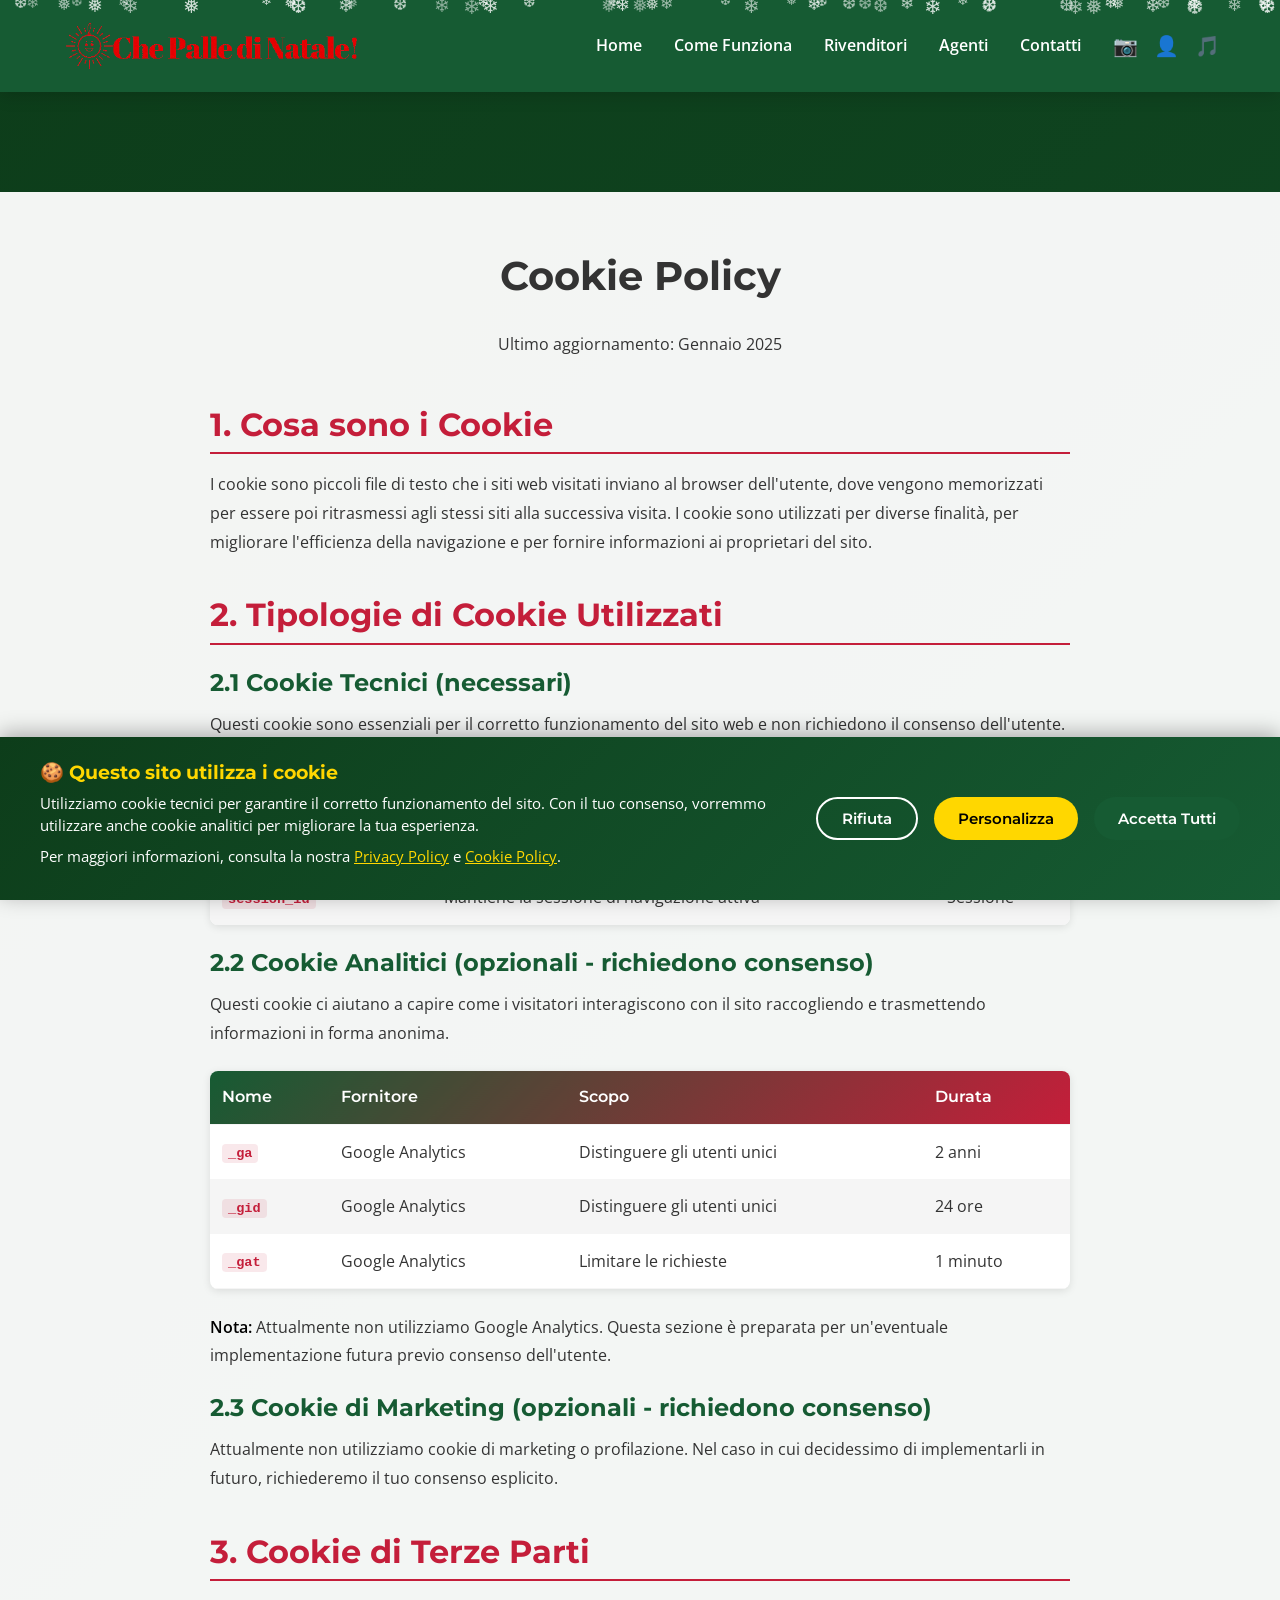
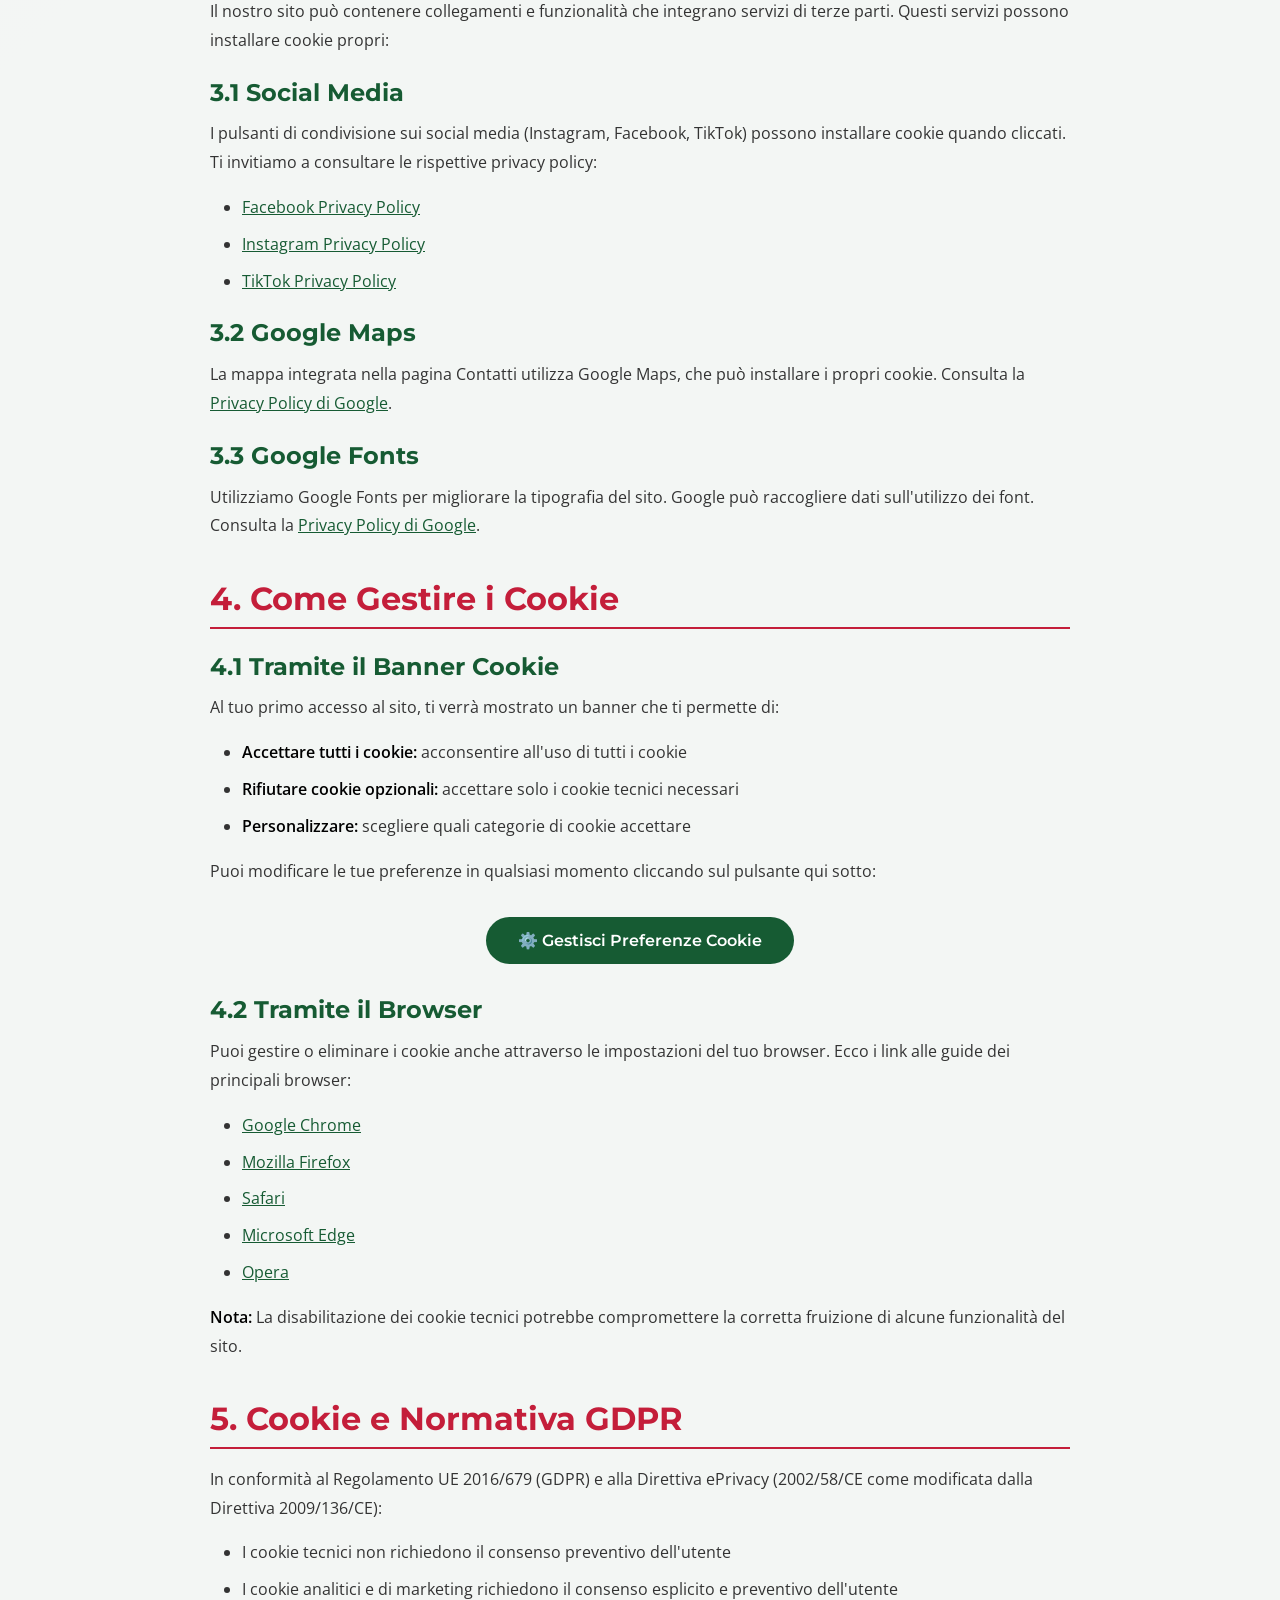
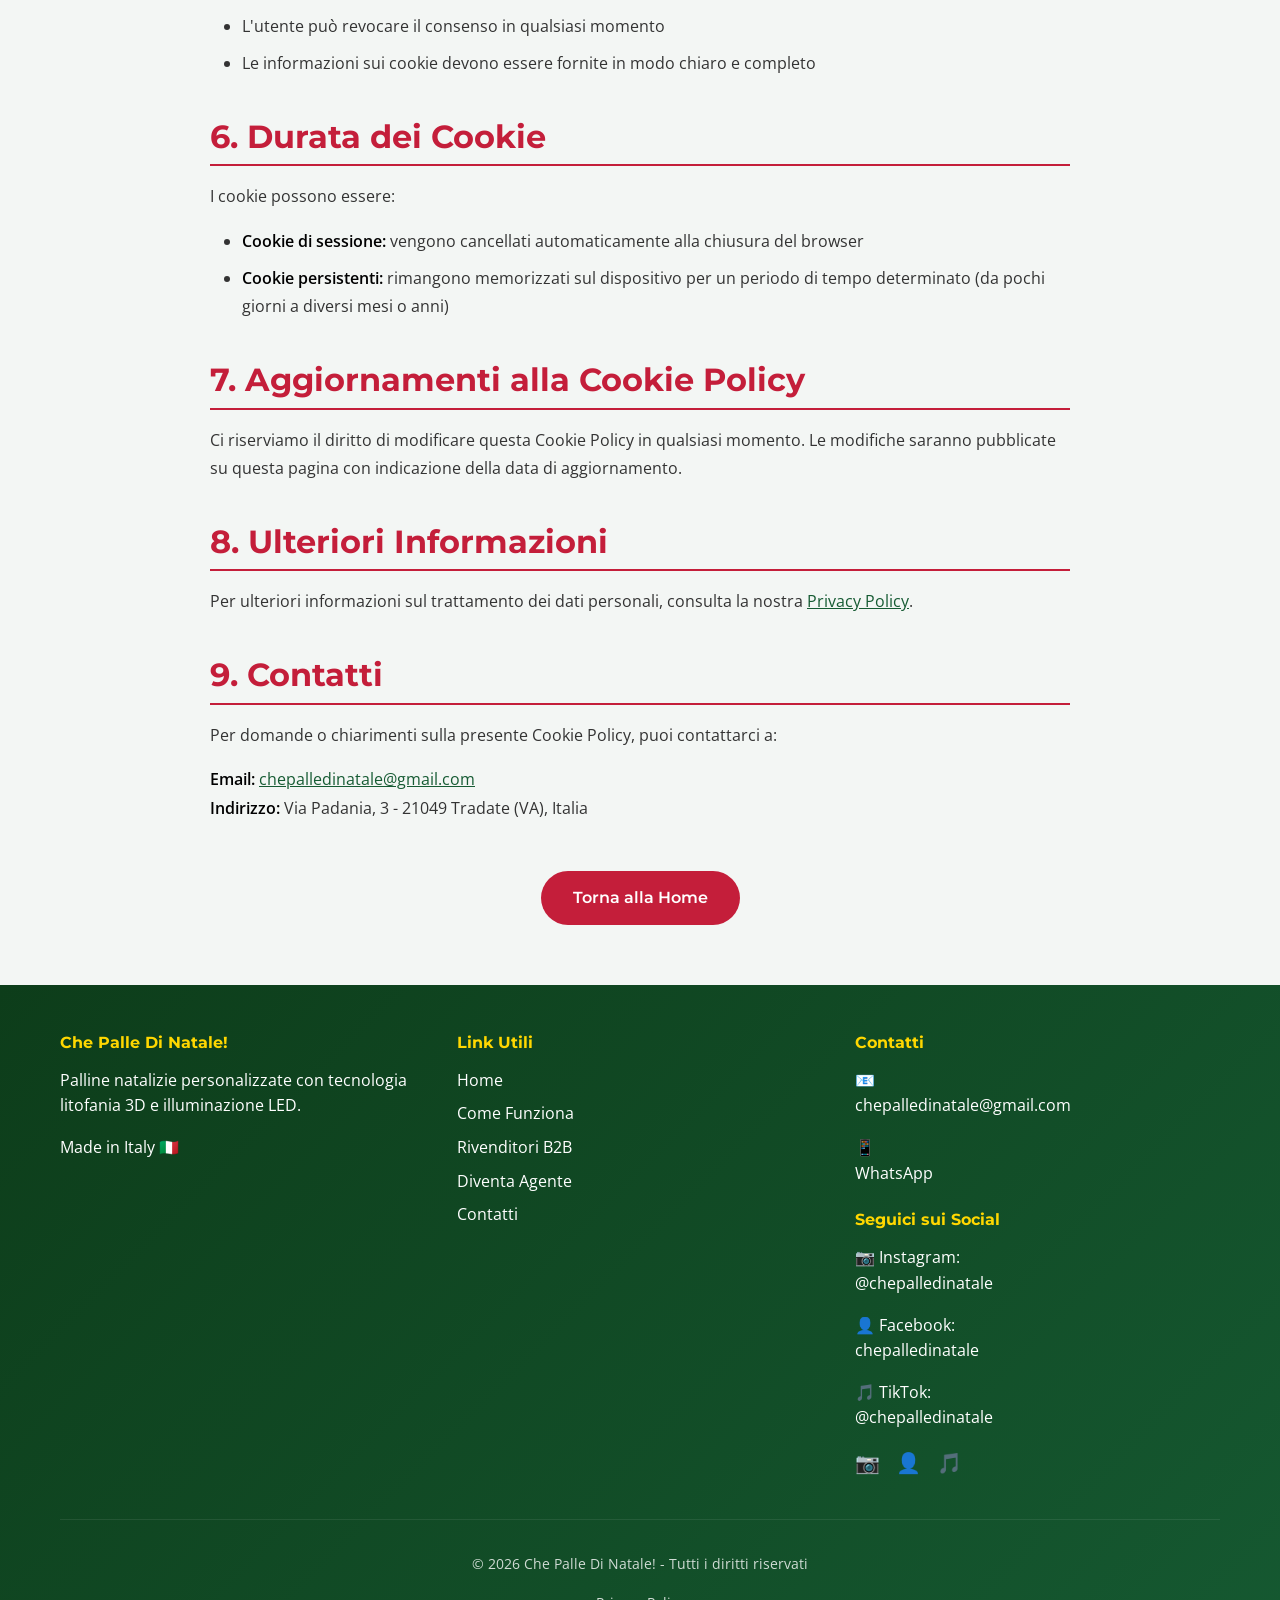
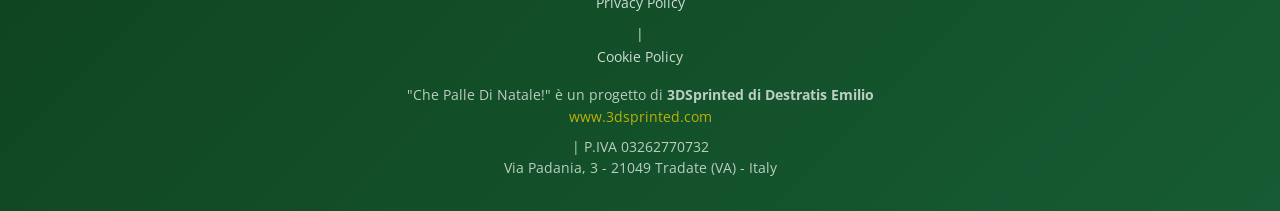
<file: cookie-policy.html>
<!DOCTYPE html>
<html lang="it">
<head>
  <meta charset="UTF-8">
  <meta name="viewport" content="width=device-width, initial-scale=1.0">
  <title>Cookie Policy - Che Palle Di Natale!</title>

  <!-- Google Fonts -->
  <link rel="preconnect" href="https://fonts.googleapis.com">
  <link rel="preconnect" href="https://fonts.gstatic.com" crossorigin>
  <link href="https://fonts.googleapis.com/css2?family=Montserrat:wght@600;700&family=Open+Sans:wght@400;600&display=swap" rel="stylesheet">

  <!-- Stylesheet -->
  <link rel="stylesheet" href="css/styles.css">
</head>
<body>

  <!-- ━━━━━━━━━━━━━━━━━━━━━━━━━━━━━━━━━━━━━━━━━━━━━
       HEADER & NAVIGATION
       ━━━━━━━━━━━━━━━━━━━━━━━━━━━━━━━━━━━━━━━━━━━━━ -->
  <header class="header">
    <div class="container">
      <a href="index.html" class="logo">
        <img src="images/logo.png" alt="Che Palle Di Natale!" class="logo-img">
      </a>

      <button class="menu-toggle" aria-label="Toggle menu">
        <span></span>
        <span></span>
        <span></span>
      </button>

      <nav class="nav">
        <a href="index.html">Home</a>
        <a href="come-funziona.html">Come Funziona</a>
        <a href="rivenditori.html">Rivenditori</a>
        <a href="agenti.html">Agenti</a>
        <a href="contatti.html">Contatti</a>

        <div class="social-icons">
          <a href="https://www.instagram.com/chepalledinatale" target="_blank" rel="noopener" aria-label="Instagram" title="@chepalledinatale">📷</a>
          <a href="https://www.facebook.com/chepalledinatale" target="_blank" rel="noopener" aria-label="Facebook" title="chepalledinatale">👤</a>
          <a href="https://www.tiktok.com/@chepalledinatale" target="_blank" rel="noopener" aria-label="TikTok" title="@chepalledinatale">🎵</a>
        </div>
      </nav>
    </div>
  </header>

  <!-- ━━━━━━━━━━━━━━━━━━━━━━━━━━━━━━━━━━━━━━━━━━━━━
       MAIN CONTENT
       ━━━━━━━━━━━━━━━━━━━━━━━━━━━━━━━━━━━━━━━━━━━━━ -->
  <section class="section" style="margin-top: 100px;">
    <div class="container" style="max-width: 900px;">
      <h1 class="text-center mb-2">Cookie Policy</h1>
      <p class="text-center" style="color: var(--gray); margin-bottom: 3rem;">Ultimo aggiornamento: Gennaio 2025</p>

      <div class="legal-content">
        <h2>1. Cosa sono i Cookie</h2>
        <p>I cookie sono piccoli file di testo che i siti web visitati inviano al browser dell'utente, dove vengono memorizzati per essere poi ritrasmessi agli stessi siti alla successiva visita. I cookie sono utilizzati per diverse finalità, per migliorare l'efficienza della navigazione e per fornire informazioni ai proprietari del sito.</p>

        <h2>2. Tipologie di Cookie Utilizzati</h2>

        <h3>2.1 Cookie Tecnici (necessari)</h3>
        <p>Questi cookie sono essenziali per il corretto funzionamento del sito web e non richiedono il consenso dell'utente.</p>

        <table class="cookie-table">
          <thead>
            <tr>
              <th>Nome</th>
              <th>Scopo</th>
              <th>Durata</th>
            </tr>
          </thead>
          <tbody>
            <tr>
              <td><code>cookie_consent</code></td>
              <td>Memorizza le tue preferenze sui cookie</td>
              <td>12 mesi</td>
            </tr>
            <tr>
              <td><code>session_id</code></td>
              <td>Mantiene la sessione di navigazione attiva</td>
              <td>Sessione</td>
            </tr>
          </tbody>
        </table>

        <h3>2.2 Cookie Analitici (opzionali - richiedono consenso)</h3>
        <p>Questi cookie ci aiutano a capire come i visitatori interagiscono con il sito raccogliendo e trasmettendo informazioni in forma anonima.</p>

        <table class="cookie-table">
          <thead>
            <tr>
              <th>Nome</th>
              <th>Fornitore</th>
              <th>Scopo</th>
              <th>Durata</th>
            </tr>
          </thead>
          <tbody>
            <tr>
              <td><code>_ga</code></td>
              <td>Google Analytics</td>
              <td>Distinguere gli utenti unici</td>
              <td>2 anni</td>
            </tr>
            <tr>
              <td><code>_gid</code></td>
              <td>Google Analytics</td>
              <td>Distinguere gli utenti unici</td>
              <td>24 ore</td>
            </tr>
            <tr>
              <td><code>_gat</code></td>
              <td>Google Analytics</td>
              <td>Limitare le richieste</td>
              <td>1 minuto</td>
            </tr>
          </tbody>
        </table>

        <p><strong>Nota:</strong> Attualmente non utilizziamo Google Analytics. Questa sezione è preparata per un'eventuale implementazione futura previo consenso dell'utente.</p>

        <h3>2.3 Cookie di Marketing (opzionali - richiedono consenso)</h3>
        <p>Attualmente non utilizziamo cookie di marketing o profilazione. Nel caso in cui decidessimo di implementarli in futuro, richiederemo il tuo consenso esplicito.</p>

        <h2>3. Cookie di Terze Parti</h2>
        <p>Il nostro sito può contenere collegamenti e funzionalità che integrano servizi di terze parti. Questi servizi possono installare cookie propri:</p>

        <h3>3.1 Social Media</h3>
        <p>I pulsanti di condivisione sui social media (Instagram, Facebook, TikTok) possono installare cookie quando cliccati. Ti invitiamo a consultare le rispettive privacy policy:</p>
        <ul>
          <li><a href="https://www.facebook.com/privacy/policy/" target="_blank" rel="noopener">Facebook Privacy Policy</a></li>
          <li><a href="https://help.instagram.com/519522125107875" target="_blank" rel="noopener">Instagram Privacy Policy</a></li>
          <li><a href="https://www.tiktok.com/legal/privacy-policy" target="_blank" rel="noopener">TikTok Privacy Policy</a></li>
        </ul>

        <h3>3.2 Google Maps</h3>
        <p>La mappa integrata nella pagina Contatti utilizza Google Maps, che può installare i propri cookie. Consulta la <a href="https://policies.google.com/privacy" target="_blank" rel="noopener">Privacy Policy di Google</a>.</p>

        <h3>3.3 Google Fonts</h3>
        <p>Utilizziamo Google Fonts per migliorare la tipografia del sito. Google può raccogliere dati sull'utilizzo dei font. Consulta la <a href="https://policies.google.com/privacy" target="_blank" rel="noopener">Privacy Policy di Google</a>.</p>

        <h2>4. Come Gestire i Cookie</h2>

        <h3>4.1 Tramite il Banner Cookie</h3>
        <p>Al tuo primo accesso al sito, ti verrà mostrato un banner che ti permette di:</p>
        <ul>
          <li><strong>Accettare tutti i cookie:</strong> acconsentire all'uso di tutti i cookie</li>
          <li><strong>Rifiutare cookie opzionali:</strong> accettare solo i cookie tecnici necessari</li>
          <li><strong>Personalizzare:</strong> scegliere quali categorie di cookie accettare</li>
        </ul>

        <p>Puoi modificare le tue preferenze in qualsiasi momento cliccando sul pulsante qui sotto:</p>
        <div class="text-center mt-2 mb-2">
          <button id="open-cookie-settings" class="btn btn-primary">⚙️ Gestisci Preferenze Cookie</button>
        </div>

        <h3>4.2 Tramite il Browser</h3>
        <p>Puoi gestire o eliminare i cookie anche attraverso le impostazioni del tuo browser. Ecco i link alle guide dei principali browser:</p>
        <ul>
          <li><a href="https://support.google.com/chrome/answer/95647" target="_blank" rel="noopener">Google Chrome</a></li>
          <li><a href="https://support.mozilla.org/it/kb/Gestione%20dei%20cookie" target="_blank" rel="noopener">Mozilla Firefox</a></li>
          <li><a href="https://support.apple.com/it-it/guide/safari/sfri11471/mac" target="_blank" rel="noopener">Safari</a></li>
          <li><a href="https://support.microsoft.com/it-it/microsoft-edge/eliminare-i-cookie-in-microsoft-edge-63947406-40ac-c3b8-57b9-2a946a29ae09" target="_blank" rel="noopener">Microsoft Edge</a></li>
          <li><a href="https://help.opera.com/en/latest/web-preferences/#cookies" target="_blank" rel="noopener">Opera</a></li>
        </ul>

        <p><strong>Nota:</strong> La disabilitazione dei cookie tecnici potrebbe compromettere la corretta fruizione di alcune funzionalità del sito.</p>

        <h2>5. Cookie e Normativa GDPR</h2>
        <p>In conformità al Regolamento UE 2016/679 (GDPR) e alla Direttiva ePrivacy (2002/58/CE come modificata dalla Direttiva 2009/136/CE):</p>
        <ul>
          <li>I cookie tecnici non richiedono il consenso preventivo dell'utente</li>
          <li>I cookie analitici e di marketing richiedono il consenso esplicito e preventivo dell'utente</li>
          <li>L'utente può revocare il consenso in qualsiasi momento</li>
          <li>Le informazioni sui cookie devono essere fornite in modo chiaro e completo</li>
        </ul>

        <h2>6. Durata dei Cookie</h2>
        <p>I cookie possono essere:</p>
        <ul>
          <li><strong>Cookie di sessione:</strong> vengono cancellati automaticamente alla chiusura del browser</li>
          <li><strong>Cookie persistenti:</strong> rimangono memorizzati sul dispositivo per un periodo di tempo determinato (da pochi giorni a diversi mesi o anni)</li>
        </ul>

        <h2>7. Aggiornamenti alla Cookie Policy</h2>
        <p>Ci riserviamo il diritto di modificare questa Cookie Policy in qualsiasi momento. Le modifiche saranno pubblicate su questa pagina con indicazione della data di aggiornamento.</p>

        <h2>8. Ulteriori Informazioni</h2>
        <p>Per ulteriori informazioni sul trattamento dei dati personali, consulta la nostra <a href="privacy-policy.html">Privacy Policy</a>.</p>

        <h2>9. Contatti</h2>
        <p>Per domande o chiarimenti sulla presente Cookie Policy, puoi contattarci a:</p>
        <p><strong>Email:</strong> <a href="mailto:chepalledinatale@gmail.com">chepalledinatale@gmail.com</a><br>
        <strong>Indirizzo:</strong> Via Padania, 3 - 21049 Tradate (VA), Italia</p>
      </div>

      <div class="text-center mt-3">
        <a href="index.html" class="btn btn-secondary">Torna alla Home</a>
      </div>
    </div>
  </section>

  <!-- ━━━━━━━━━━━━━━━━━━━━━━━━━━━━━━━━━━━━━━━━━━━━━
       FOOTER
       ━━━━━━━━━━━━━━━━━━━━━━━━━━━━━━━━━━━━━━━━━━━━━ -->
  <footer class="footer">
    <div class="container">
      <div class="footer-content">
        <div class="footer-section">
          <h4>Che Palle Di Natale!</h4>
          <p>Palline natalizie personalizzate con tecnologia litofania 3D e illuminazione LED.</p>
          <p>Made in Italy 🇮🇹</p>
        </div>

        <div class="footer-section">
          <h4>Link Utili</h4>
          <a href="index.html">Home</a>
          <a href="come-funziona.html">Come Funziona</a>
          <a href="rivenditori.html">Rivenditori B2B</a>
          <a href="agenti.html">Diventa Agente</a>
          <a href="contatti.html">Contatti</a>
        </div>

        <div class="footer-section">
          <h4>Contatti</h4>
          <p>📧 <a href="mailto:chepalledinatale@gmail.com">chepalledinatale@gmail.com</a></p>
          <p>📱 <a href="https://wa.me/393515828105">WhatsApp</a></p>
          <h4 style="margin-top: 1.5rem;">Seguici sui Social</h4>
          <p>📷 Instagram: <a href="https://www.instagram.com/chepalledinatale" target="_blank" rel="noopener">@chepalledinatale</a></p>
          <p>👤 Facebook: <a href="https://www.facebook.com/chepalledinatale" target="_blank" rel="noopener">chepalledinatale</a></p>
          <p>🎵 TikTok: <a href="https://www.tiktok.com/@chepalledinatale" target="_blank" rel="noopener">@chepalledinatale</a></p>
          <div class="social-icons mt-1">
            <a href="https://www.instagram.com/chepalledinatale" target="_blank" rel="noopener" aria-label="Instagram" title="@chepalledinatale">📷</a>
            <a href="https://www.facebook.com/chepalledinatale" target="_blank" rel="noopener" aria-label="Facebook" title="chepalledinatale">👤</a>
            <a href="https://www.tiktok.com/@chepalledinatale" target="_blank" rel="noopener" aria-label="TikTok" title="@chepalledinatale">🎵</a>
          </div>
        </div>
      </div>

      <div class="footer-bottom">
        <p>&copy; 2026 Che Palle Di Natale! - Tutti i diritti riservati</p>
        <p>
          <a href="privacy-policy.html">Privacy Policy</a> |
          <a href="cookie-policy.html">Cookie Policy</a>
        </p>
        <p style="margin-top: 1rem; font-size: 0.85rem; opacity: 0.9;">
          "Che Palle Di Natale!" è un progetto di <strong>3DSprinted di Destratis Emilio</strong><br>
          <a href="https://www.3dsprinted.com" target="_blank" rel="noopener" style="color: var(--gold);">www.3dsprinted.com</a> | P.IVA 03262770732<br>
          Via Padania, 3 - 21049 Tradate (VA) - Italy
        </p>
      </div>
    </div>
  </footer>

  <!-- JavaScript -->
  <script src="js/script.js"></script>

</body>
</html>
</file>
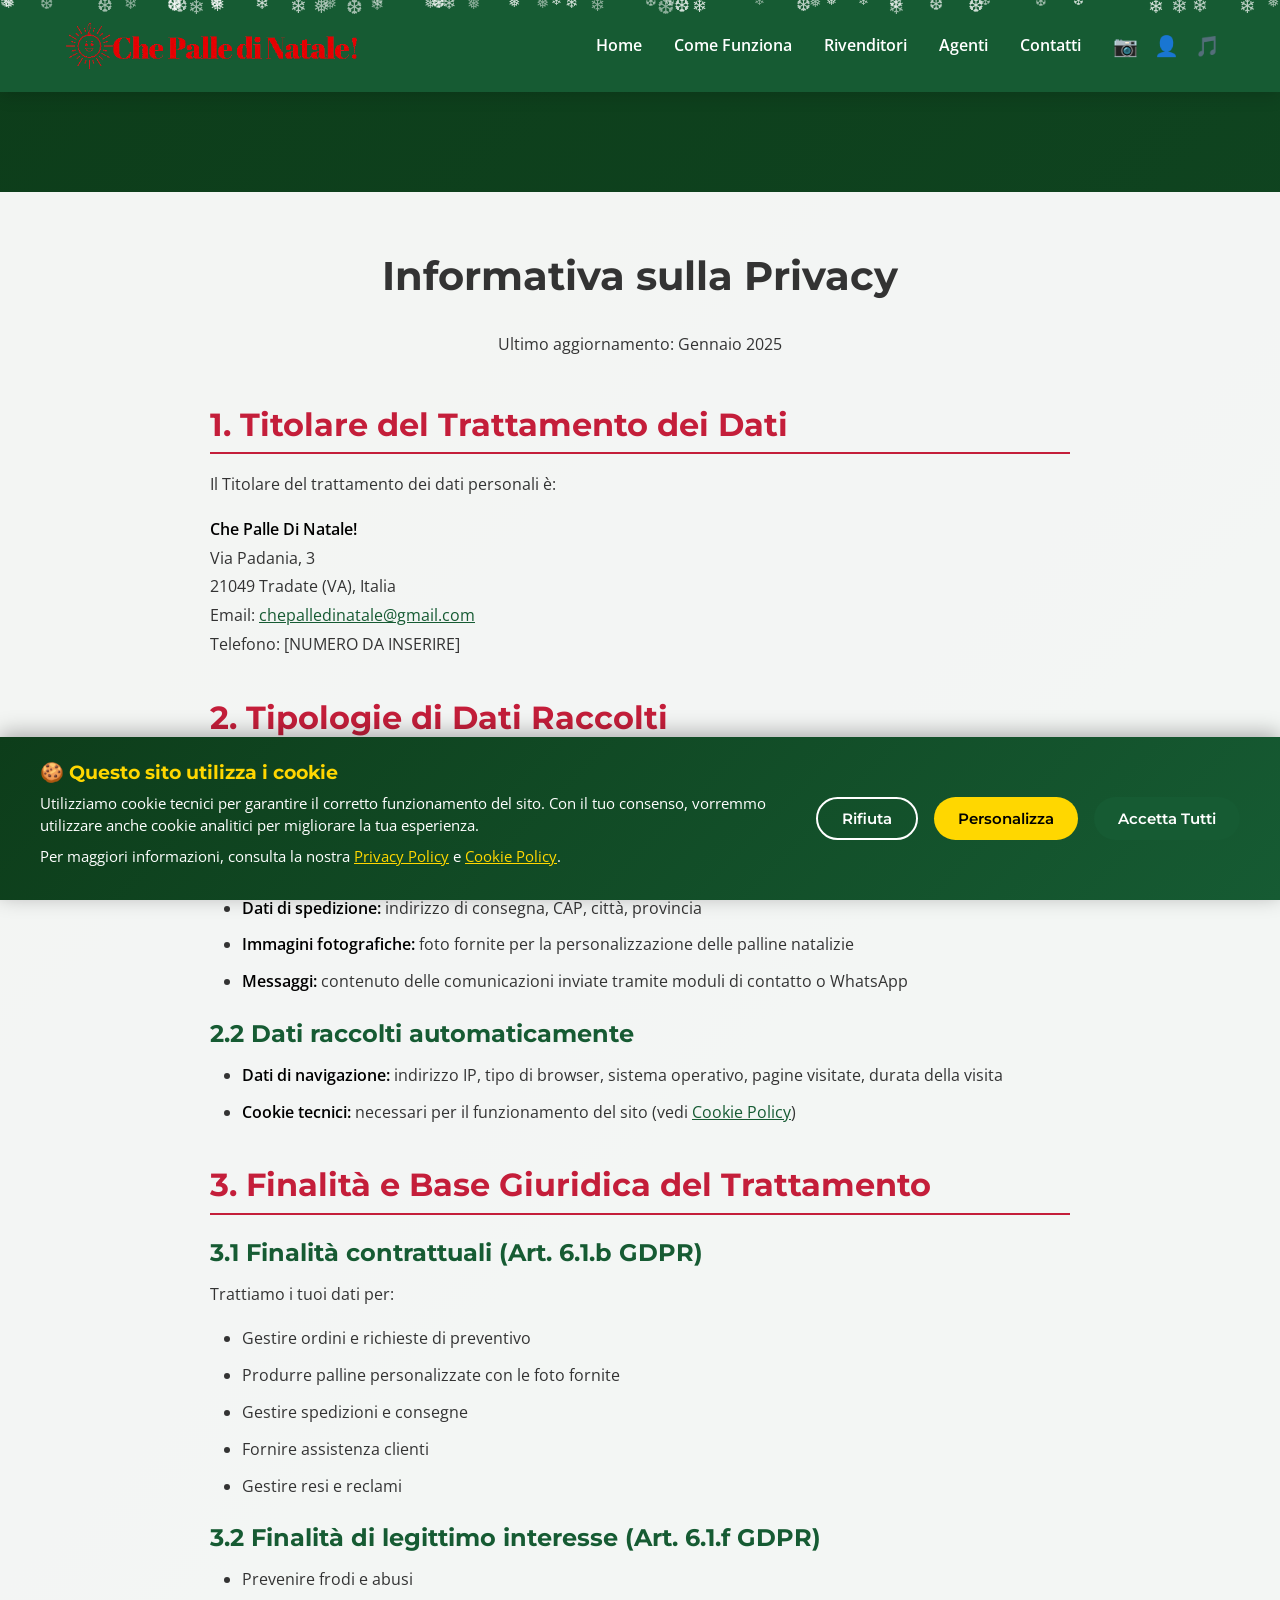
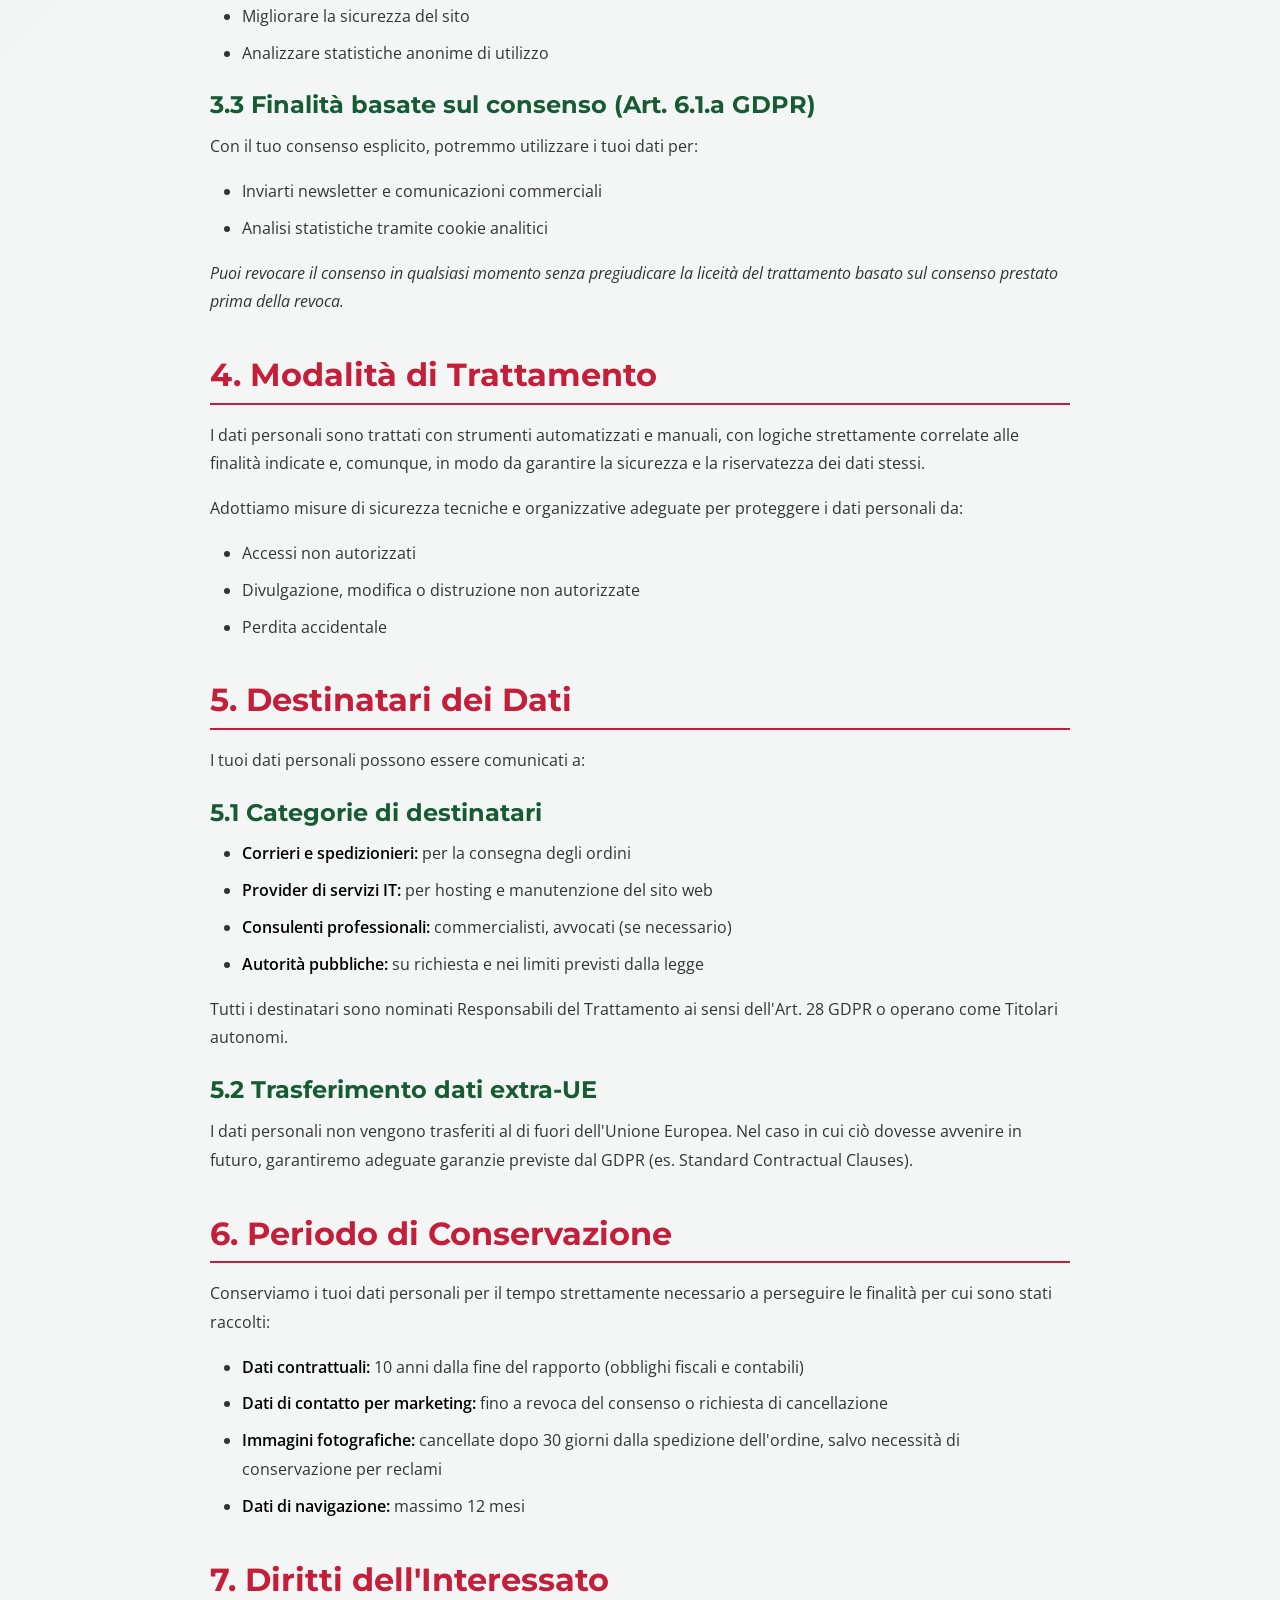
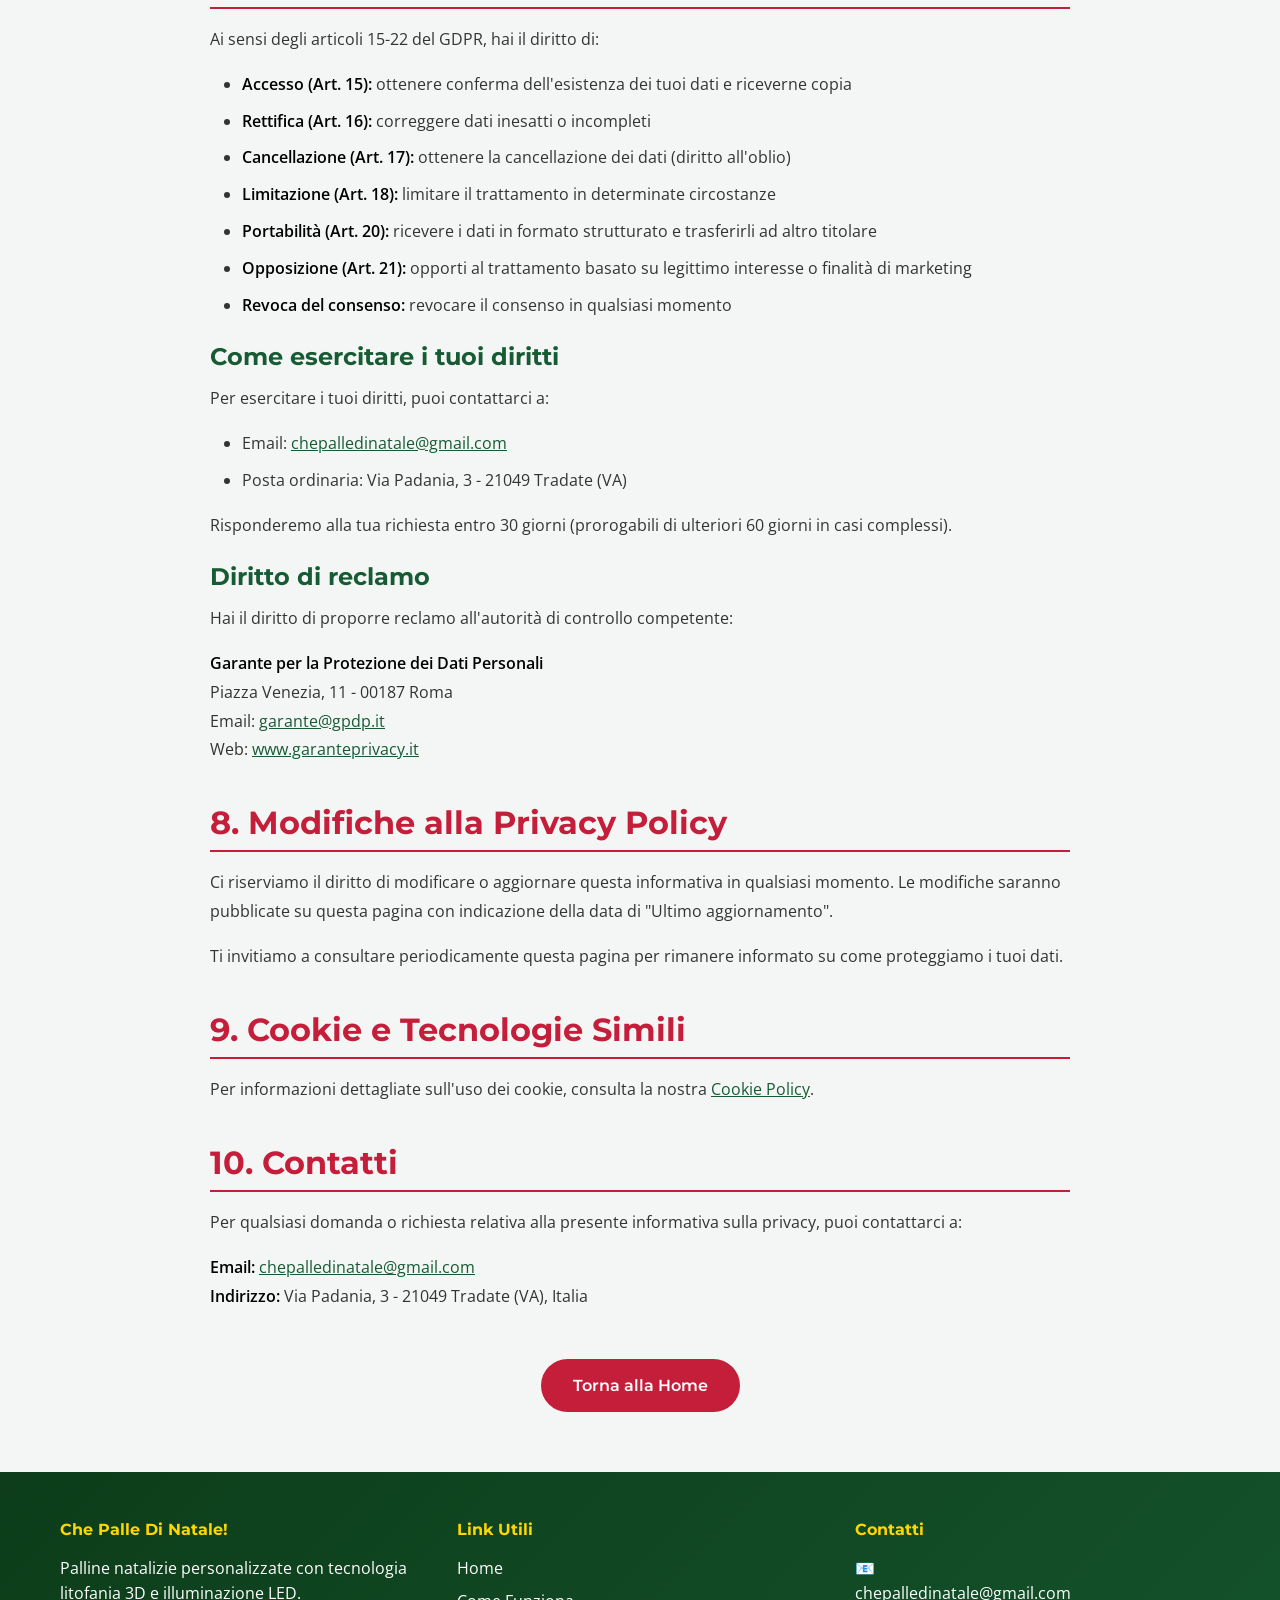
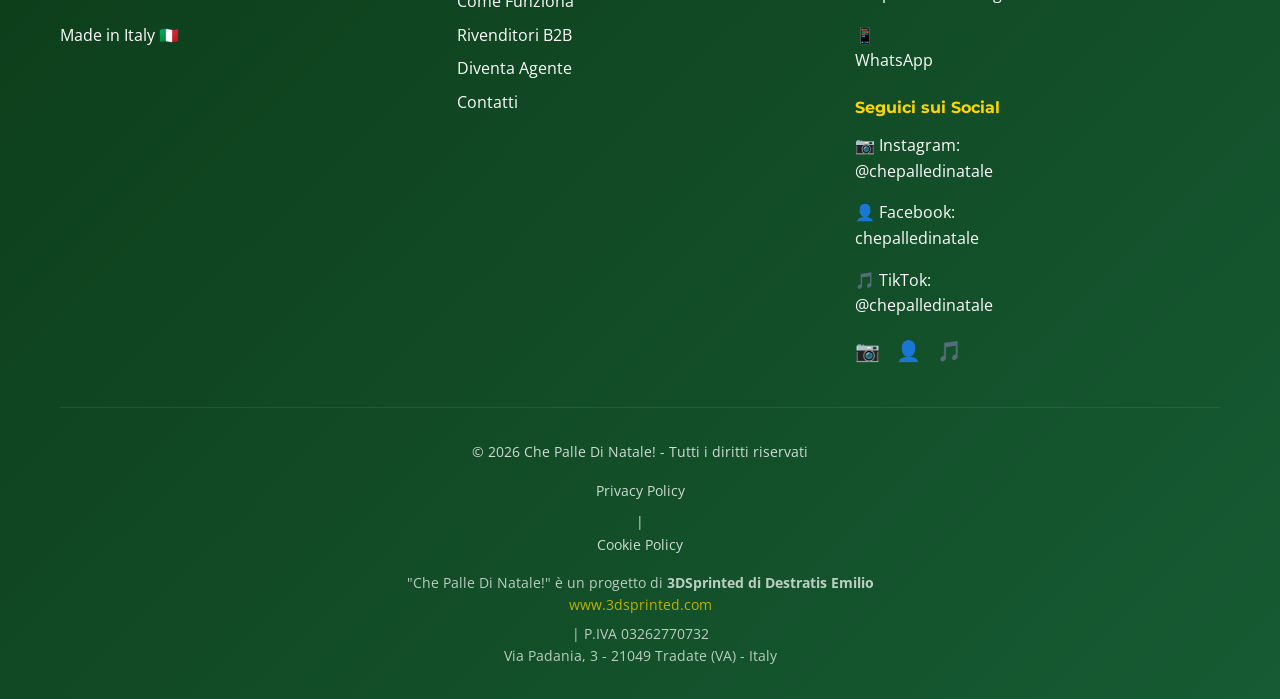
<file: privacy-policy.html>
<!DOCTYPE html>
<html lang="it">
<head>
  <meta charset="UTF-8">
  <meta name="viewport" content="width=device-width, initial-scale=1.0">
  <title>Privacy Policy - Che Palle Di Natale!</title>

  <!-- Google Fonts -->
  <link rel="preconnect" href="https://fonts.googleapis.com">
  <link rel="preconnect" href="https://fonts.gstatic.com" crossorigin>
  <link href="https://fonts.googleapis.com/css2?family=Montserrat:wght@600;700&family=Open+Sans:wght@400;600&display=swap" rel="stylesheet">

  <!-- Stylesheet -->
  <link rel="stylesheet" href="css/styles.css">
</head>
<body>

  <!-- ━━━━━━━━━━━━━━━━━━━━━━━━━━━━━━━━━━━━━━━━━━━━━
       HEADER & NAVIGATION
       ━━━━━━━━━━━━━━━━━━━━━━━━━━━━━━━━━━━━━━━━━━━━━ -->
  <header class="header">
    <div class="container">
      <a href="index.html" class="logo">
        <img src="images/logo.png" alt="Che Palle Di Natale!" class="logo-img">
      </a>

      <button class="menu-toggle" aria-label="Toggle menu">
        <span></span>
        <span></span>
        <span></span>
      </button>

      <nav class="nav">
        <a href="index.html">Home</a>
        <a href="come-funziona.html">Come Funziona</a>
        <a href="rivenditori.html">Rivenditori</a>
        <a href="agenti.html">Agenti</a>
        <a href="contatti.html">Contatti</a>

        <div class="social-icons">
          <a href="https://www.instagram.com/chepalledinatale" target="_blank" rel="noopener" aria-label="Instagram" title="@chepalledinatale">📷</a>
          <a href="https://www.facebook.com/chepalledinatale" target="_blank" rel="noopener" aria-label="Facebook" title="chepalledinatale">👤</a>
          <a href="https://www.tiktok.com/@chepalledinatale" target="_blank" rel="noopener" aria-label="TikTok" title="@chepalledinatale">🎵</a>
        </div>
      </nav>
    </div>
  </header>

  <!-- ━━━━━━━━━━━━━━━━━━━━━━━━━━━━━━━━━━━━━━━━━━━━━
       MAIN CONTENT
       ━━━━━━━━━━━━━━━━━━━━━━━━━━━━━━━━━━━━━━━━━━━━━ -->
  <section class="section" style="margin-top: 100px;">
    <div class="container" style="max-width: 900px;">
      <h1 class="text-center mb-2">Informativa sulla Privacy</h1>
      <p class="text-center" style="color: var(--gray); margin-bottom: 3rem;">Ultimo aggiornamento: Gennaio 2025</p>

      <div class="legal-content">
        <h2>1. Titolare del Trattamento dei Dati</h2>
        <p>Il Titolare del trattamento dei dati personali è:</p>
        <p><strong>Che Palle Di Natale!</strong><br>
        Via Padania, 3<br>
        21049 Tradate (VA), Italia<br>
        Email: <a href="mailto:chepalledinatale@gmail.com">chepalledinatale@gmail.com</a><br>
        Telefono: [NUMERO DA INSERIRE]</p>

        <h2>2. Tipologie di Dati Raccolti</h2>
        <p>Raccogliamo e trattiamo le seguenti categorie di dati personali:</p>

        <h3>2.1 Dati forniti volontariamente</h3>
        <ul>
          <li><strong>Dati di contatto:</strong> nome, cognome, indirizzo email, numero di telefono</li>
          <li><strong>Dati di spedizione:</strong> indirizzo di consegna, CAP, città, provincia</li>
          <li><strong>Immagini fotografiche:</strong> foto fornite per la personalizzazione delle palline natalizie</li>
          <li><strong>Messaggi:</strong> contenuto delle comunicazioni inviate tramite moduli di contatto o WhatsApp</li>
        </ul>

        <h3>2.2 Dati raccolti automaticamente</h3>
        <ul>
          <li><strong>Dati di navigazione:</strong> indirizzo IP, tipo di browser, sistema operativo, pagine visitate, durata della visita</li>
          <li><strong>Cookie tecnici:</strong> necessari per il funzionamento del sito (vedi <a href="cookie-policy.html">Cookie Policy</a>)</li>
        </ul>

        <h2>3. Finalità e Base Giuridica del Trattamento</h2>

        <h3>3.1 Finalità contrattuali (Art. 6.1.b GDPR)</h3>
        <p>Trattiamo i tuoi dati per:</p>
        <ul>
          <li>Gestire ordini e richieste di preventivo</li>
          <li>Produrre palline personalizzate con le foto fornite</li>
          <li>Gestire spedizioni e consegne</li>
          <li>Fornire assistenza clienti</li>
          <li>Gestire resi e reclami</li>
        </ul>

        <h3>3.2 Finalità di legittimo interesse (Art. 6.1.f GDPR)</h3>
        <ul>
          <li>Prevenire frodi e abusi</li>
          <li>Migliorare la sicurezza del sito</li>
          <li>Analizzare statistiche anonime di utilizzo</li>
        </ul>

        <h3>3.3 Finalità basate sul consenso (Art. 6.1.a GDPR)</h3>
        <p>Con il tuo consenso esplicito, potremmo utilizzare i tuoi dati per:</p>
        <ul>
          <li>Inviarti newsletter e comunicazioni commerciali</li>
          <li>Analisi statistiche tramite cookie analitici</li>
        </ul>
        <p><em>Puoi revocare il consenso in qualsiasi momento senza pregiudicare la liceità del trattamento basato sul consenso prestato prima della revoca.</em></p>

        <h2>4. Modalità di Trattamento</h2>
        <p>I dati personali sono trattati con strumenti automatizzati e manuali, con logiche strettamente correlate alle finalità indicate e, comunque, in modo da garantire la sicurezza e la riservatezza dei dati stessi.</p>

        <p>Adottiamo misure di sicurezza tecniche e organizzative adeguate per proteggere i dati personali da:</p>
        <ul>
          <li>Accessi non autorizzati</li>
          <li>Divulgazione, modifica o distruzione non autorizzate</li>
          <li>Perdita accidentale</li>
        </ul>

        <h2>5. Destinatari dei Dati</h2>
        <p>I tuoi dati personali possono essere comunicati a:</p>

        <h3>5.1 Categorie di destinatari</h3>
        <ul>
          <li><strong>Corrieri e spedizionieri:</strong> per la consegna degli ordini</li>
          <li><strong>Provider di servizi IT:</strong> per hosting e manutenzione del sito web</li>
          <li><strong>Consulenti professionali:</strong> commercialisti, avvocati (se necessario)</li>
          <li><strong>Autorità pubbliche:</strong> su richiesta e nei limiti previsti dalla legge</li>
        </ul>

        <p>Tutti i destinatari sono nominati Responsabili del Trattamento ai sensi dell'Art. 28 GDPR o operano come Titolari autonomi.</p>

        <h3>5.2 Trasferimento dati extra-UE</h3>
        <p>I dati personali non vengono trasferiti al di fuori dell'Unione Europea. Nel caso in cui ciò dovesse avvenire in futuro, garantiremo adeguate garanzie previste dal GDPR (es. Standard Contractual Clauses).</p>

        <h2>6. Periodo di Conservazione</h2>
        <p>Conserviamo i tuoi dati personali per il tempo strettamente necessario a perseguire le finalità per cui sono stati raccolti:</p>
        <ul>
          <li><strong>Dati contrattuali:</strong> 10 anni dalla fine del rapporto (obblighi fiscali e contabili)</li>
          <li><strong>Dati di contatto per marketing:</strong> fino a revoca del consenso o richiesta di cancellazione</li>
          <li><strong>Immagini fotografiche:</strong> cancellate dopo 30 giorni dalla spedizione dell'ordine, salvo necessità di conservazione per reclami</li>
          <li><strong>Dati di navigazione:</strong> massimo 12 mesi</li>
        </ul>

        <h2>7. Diritti dell'Interessato</h2>
        <p>Ai sensi degli articoli 15-22 del GDPR, hai il diritto di:</p>

        <ul>
          <li><strong>Accesso (Art. 15):</strong> ottenere conferma dell'esistenza dei tuoi dati e riceverne copia</li>
          <li><strong>Rettifica (Art. 16):</strong> correggere dati inesatti o incompleti</li>
          <li><strong>Cancellazione (Art. 17):</strong> ottenere la cancellazione dei dati (diritto all'oblio)</li>
          <li><strong>Limitazione (Art. 18):</strong> limitare il trattamento in determinate circostanze</li>
          <li><strong>Portabilità (Art. 20):</strong> ricevere i dati in formato strutturato e trasferirli ad altro titolare</li>
          <li><strong>Opposizione (Art. 21):</strong> opporti al trattamento basato su legittimo interesse o finalità di marketing</li>
          <li><strong>Revoca del consenso:</strong> revocare il consenso in qualsiasi momento</li>
        </ul>

        <h3>Come esercitare i tuoi diritti</h3>
        <p>Per esercitare i tuoi diritti, puoi contattarci a:</p>
        <ul>
          <li>Email: <a href="mailto:chepalledinatale@gmail.com">chepalledinatale@gmail.com</a></li>
          <li>Posta ordinaria: Via Padania, 3 - 21049 Tradate (VA)</li>
        </ul>
        <p>Risponderemo alla tua richiesta entro 30 giorni (prorogabili di ulteriori 60 giorni in casi complessi).</p>

        <h3>Diritto di reclamo</h3>
        <p>Hai il diritto di proporre reclamo all'autorità di controllo competente:</p>
        <p><strong>Garante per la Protezione dei Dati Personali</strong><br>
        Piazza Venezia, 11 - 00187 Roma<br>
        Email: <a href="mailto:garante@gpdp.it">garante@gpdp.it</a><br>
        Web: <a href="https://www.garanteprivacy.it" target="_blank" rel="noopener">www.garanteprivacy.it</a></p>

        <h2>8. Modifiche alla Privacy Policy</h2>
        <p>Ci riserviamo il diritto di modificare o aggiornare questa informativa in qualsiasi momento. Le modifiche saranno pubblicate su questa pagina con indicazione della data di "Ultimo aggiornamento".</p>
        <p>Ti invitiamo a consultare periodicamente questa pagina per rimanere informato su come proteggiamo i tuoi dati.</p>

        <h2>9. Cookie e Tecnologie Simili</h2>
        <p>Per informazioni dettagliate sull'uso dei cookie, consulta la nostra <a href="cookie-policy.html">Cookie Policy</a>.</p>

        <h2>10. Contatti</h2>
        <p>Per qualsiasi domanda o richiesta relativa alla presente informativa sulla privacy, puoi contattarci a:</p>
        <p><strong>Email:</strong> <a href="mailto:chepalledinatale@gmail.com">chepalledinatale@gmail.com</a><br>
        <strong>Indirizzo:</strong> Via Padania, 3 - 21049 Tradate (VA), Italia</p>
      </div>

      <div class="text-center mt-3">
        <a href="index.html" class="btn btn-secondary">Torna alla Home</a>
      </div>
    </div>
  </section>

  <!-- ━━━━━━━━━━━━━━━━━━━━━━━━━━━━━━━━━━━━━━━━━━━━━
       FOOTER
       ━━━━━━━━━━━━━━━━━━━━━━━━━━━━━━━━━━━━━━━━━━━━━ -->
  <footer class="footer">
    <div class="container">
      <div class="footer-content">
        <div class="footer-section">
          <h4>Che Palle Di Natale!</h4>
          <p>Palline natalizie personalizzate con tecnologia litofania 3D e illuminazione LED.</p>
          <p>Made in Italy 🇮🇹</p>
        </div>

        <div class="footer-section">
          <h4>Link Utili</h4>
          <a href="index.html">Home</a>
          <a href="come-funziona.html">Come Funziona</a>
          <a href="rivenditori.html">Rivenditori B2B</a>
          <a href="agenti.html">Diventa Agente</a>
          <a href="contatti.html">Contatti</a>
        </div>

        <div class="footer-section">
          <h4>Contatti</h4>
          <p>📧 <a href="mailto:chepalledinatale@gmail.com">chepalledinatale@gmail.com</a></p>
          <p>📱 <a href="https://wa.me/393515828105">WhatsApp</a></p>
          <h4 style="margin-top: 1.5rem;">Seguici sui Social</h4>
          <p>📷 Instagram: <a href="https://www.instagram.com/chepalledinatale" target="_blank" rel="noopener">@chepalledinatale</a></p>
          <p>👤 Facebook: <a href="https://www.facebook.com/chepalledinatale" target="_blank" rel="noopener">chepalledinatale</a></p>
          <p>🎵 TikTok: <a href="https://www.tiktok.com/@chepalledinatale" target="_blank" rel="noopener">@chepalledinatale</a></p>
          <div class="social-icons mt-1">
            <a href="https://www.instagram.com/chepalledinatale" target="_blank" rel="noopener" aria-label="Instagram" title="@chepalledinatale">📷</a>
            <a href="https://www.facebook.com/chepalledinatale" target="_blank" rel="noopener" aria-label="Facebook" title="chepalledinatale">👤</a>
            <a href="https://www.tiktok.com/@chepalledinatale" target="_blank" rel="noopener" aria-label="TikTok" title="@chepalledinatale">🎵</a>
          </div>
        </div>
      </div>

      <div class="footer-bottom">
        <p>&copy; 2026 Che Palle Di Natale! - Tutti i diritti riservati</p>
        <p>
          <a href="privacy-policy.html">Privacy Policy</a> |
          <a href="cookie-policy.html">Cookie Policy</a>
        </p>
        <p style="margin-top: 1rem; font-size: 0.85rem; opacity: 0.9;">
          "Che Palle Di Natale!" è un progetto di <strong>3DSprinted di Destratis Emilio</strong><br>
          <a href="https://www.3dsprinted.com" target="_blank" rel="noopener" style="color: var(--gold);">www.3dsprinted.com</a> | P.IVA 03262770732<br>
          Via Padania, 3 - 21049 Tradate (VA) - Italy
        </p>
      </div>
    </div>
  </footer>

  <!-- JavaScript -->
  <script src="js/script.js"></script>

</body>
</html>
</file>
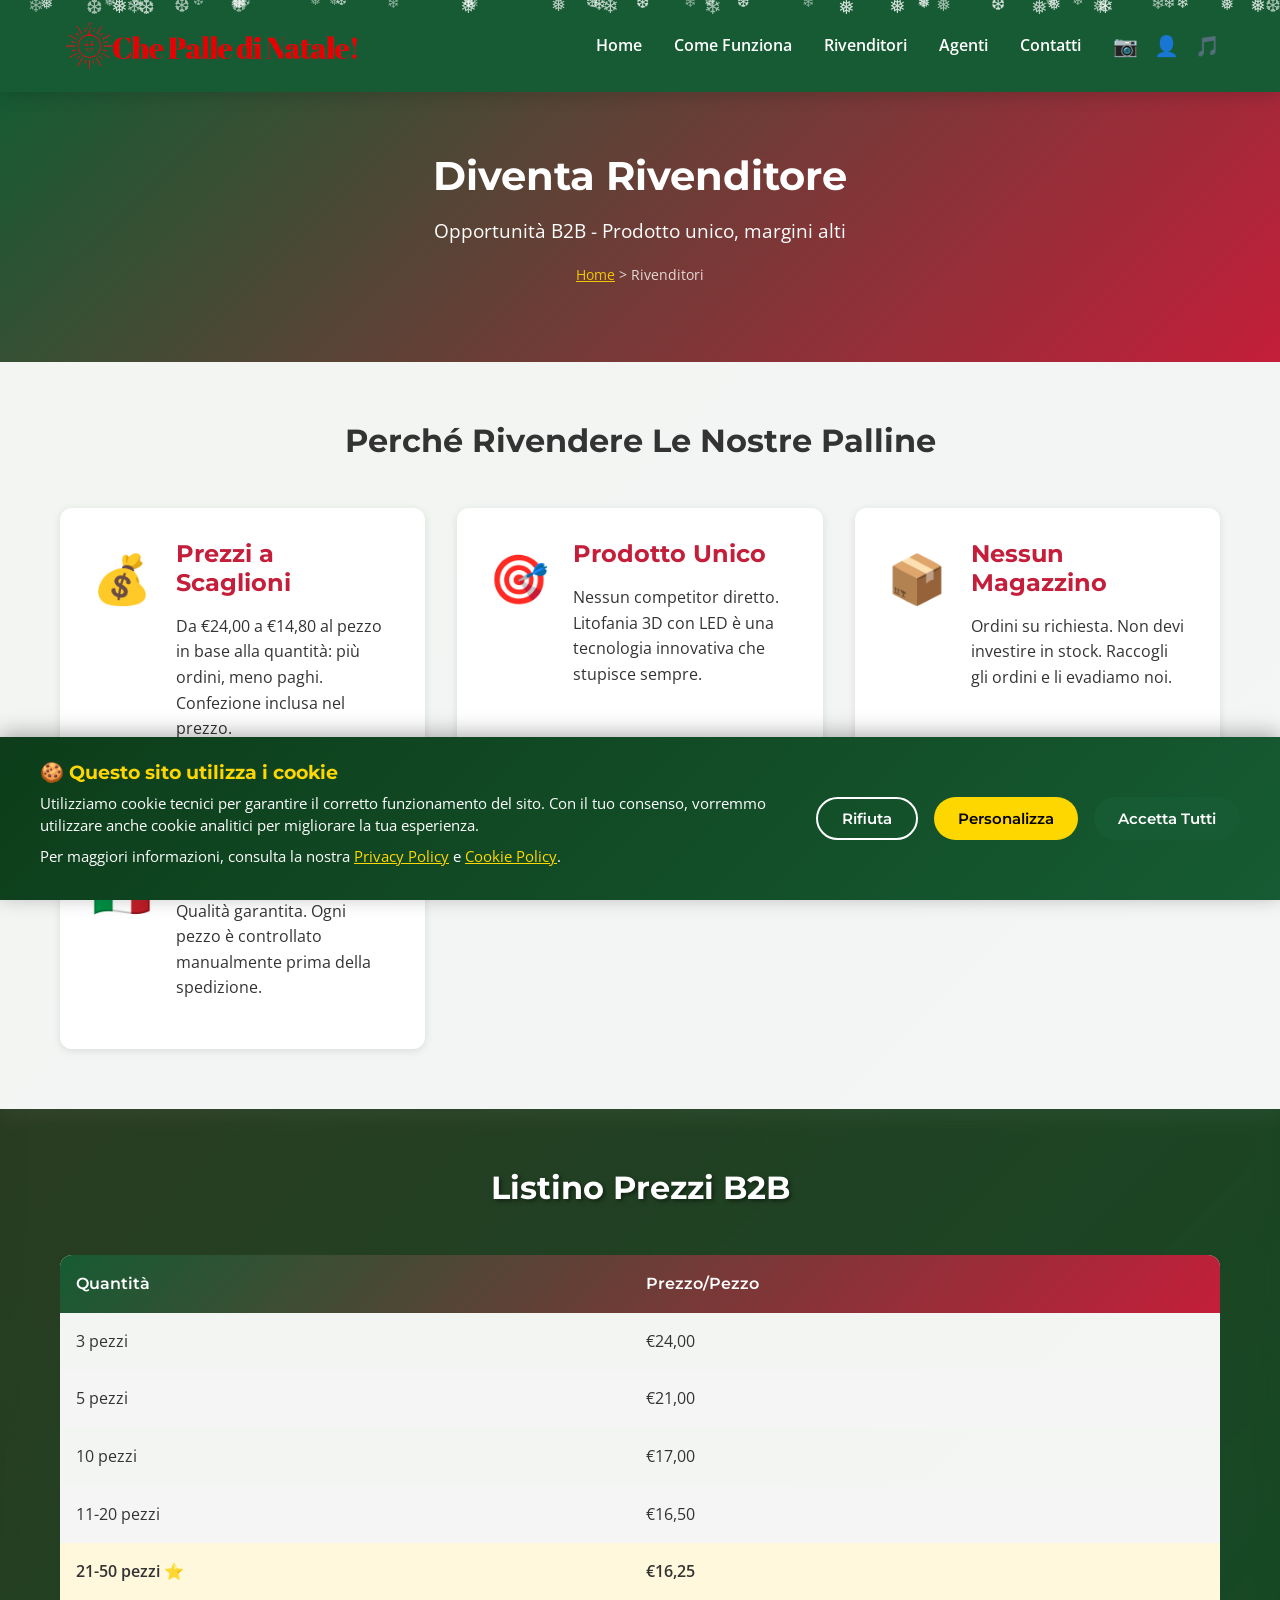
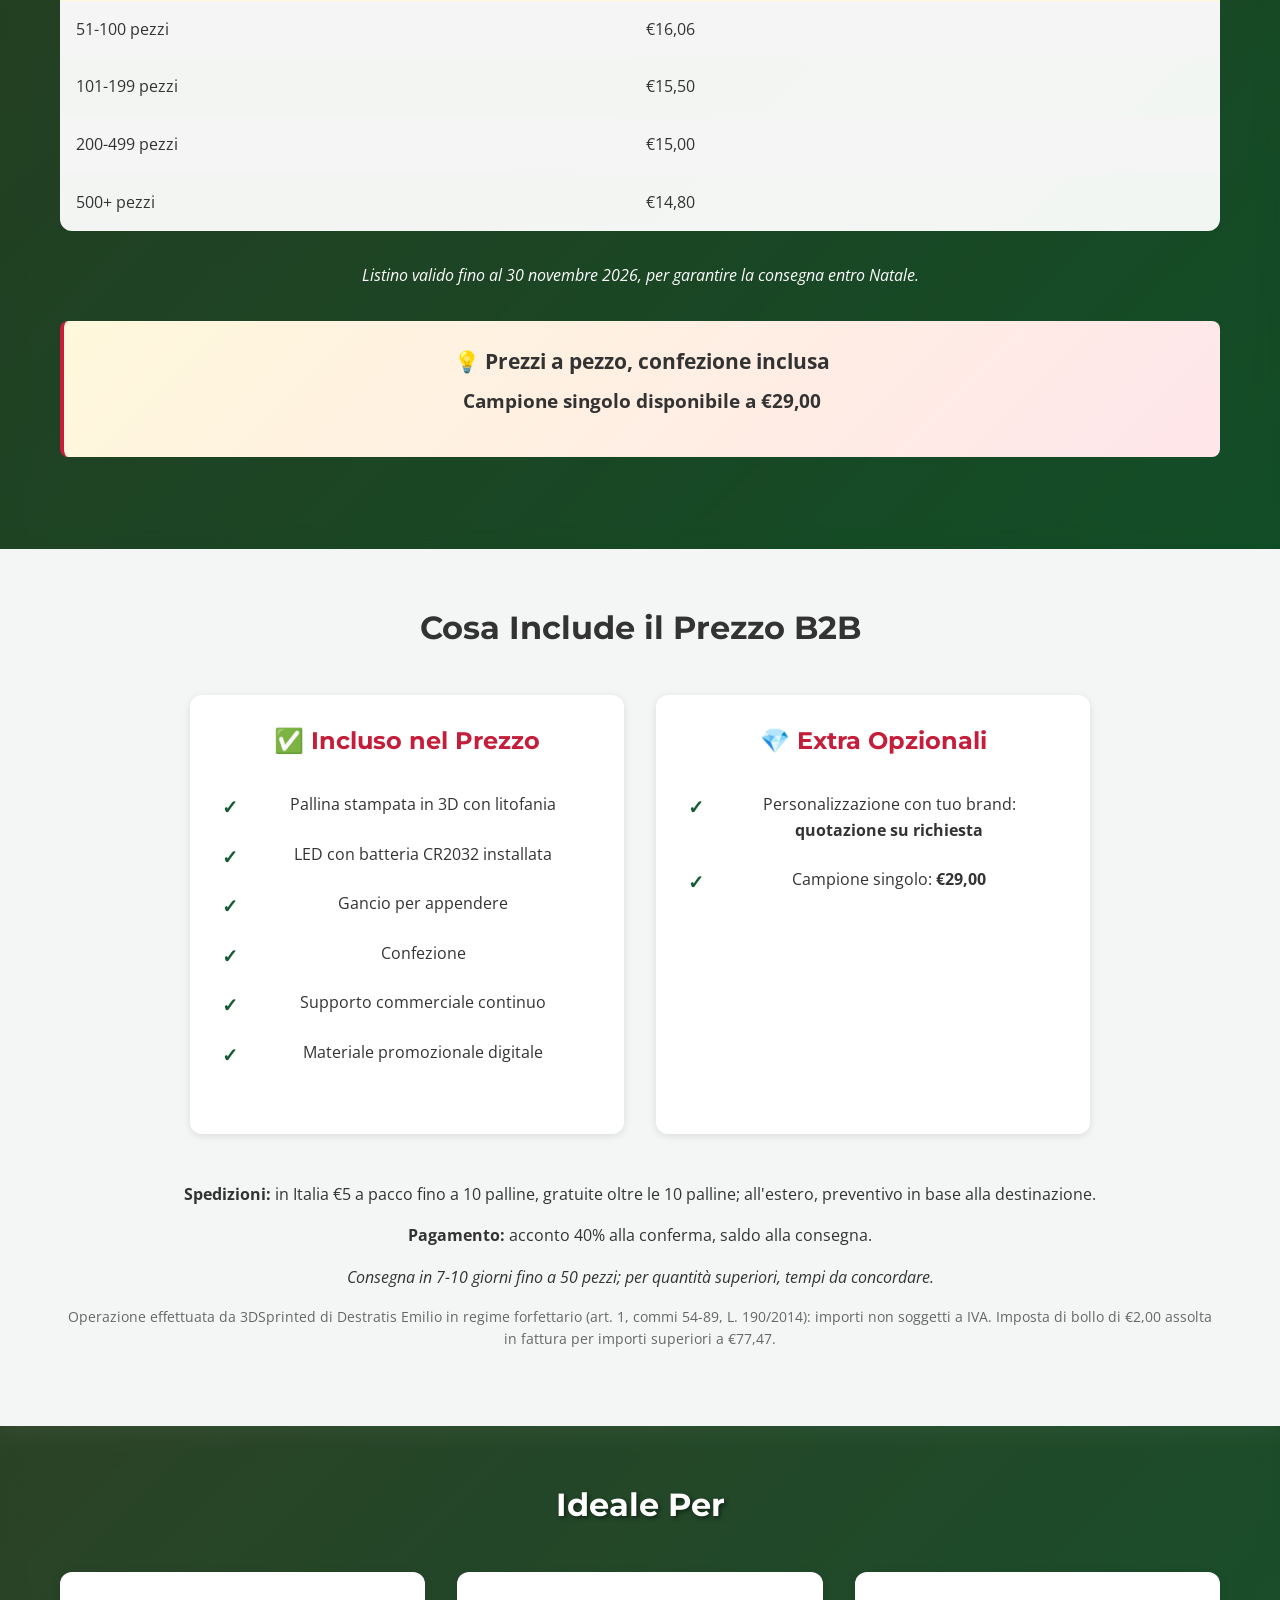
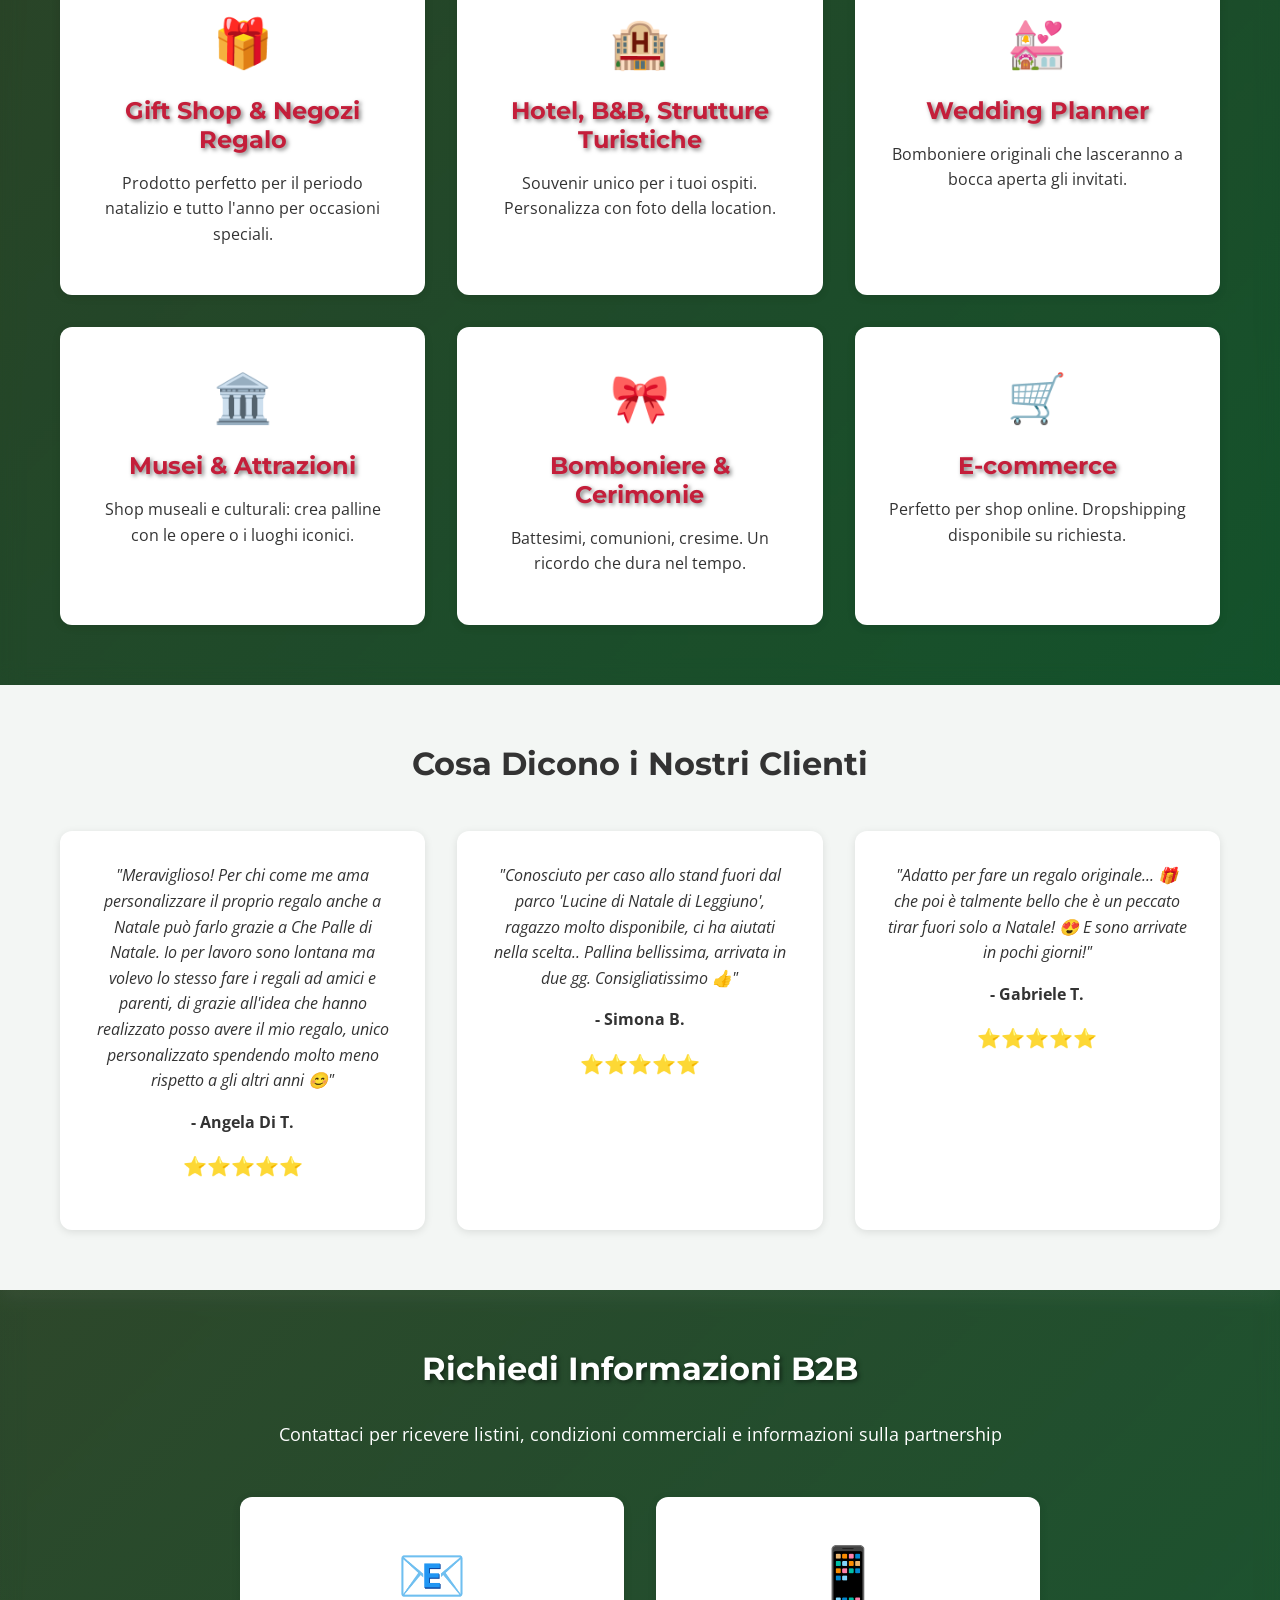
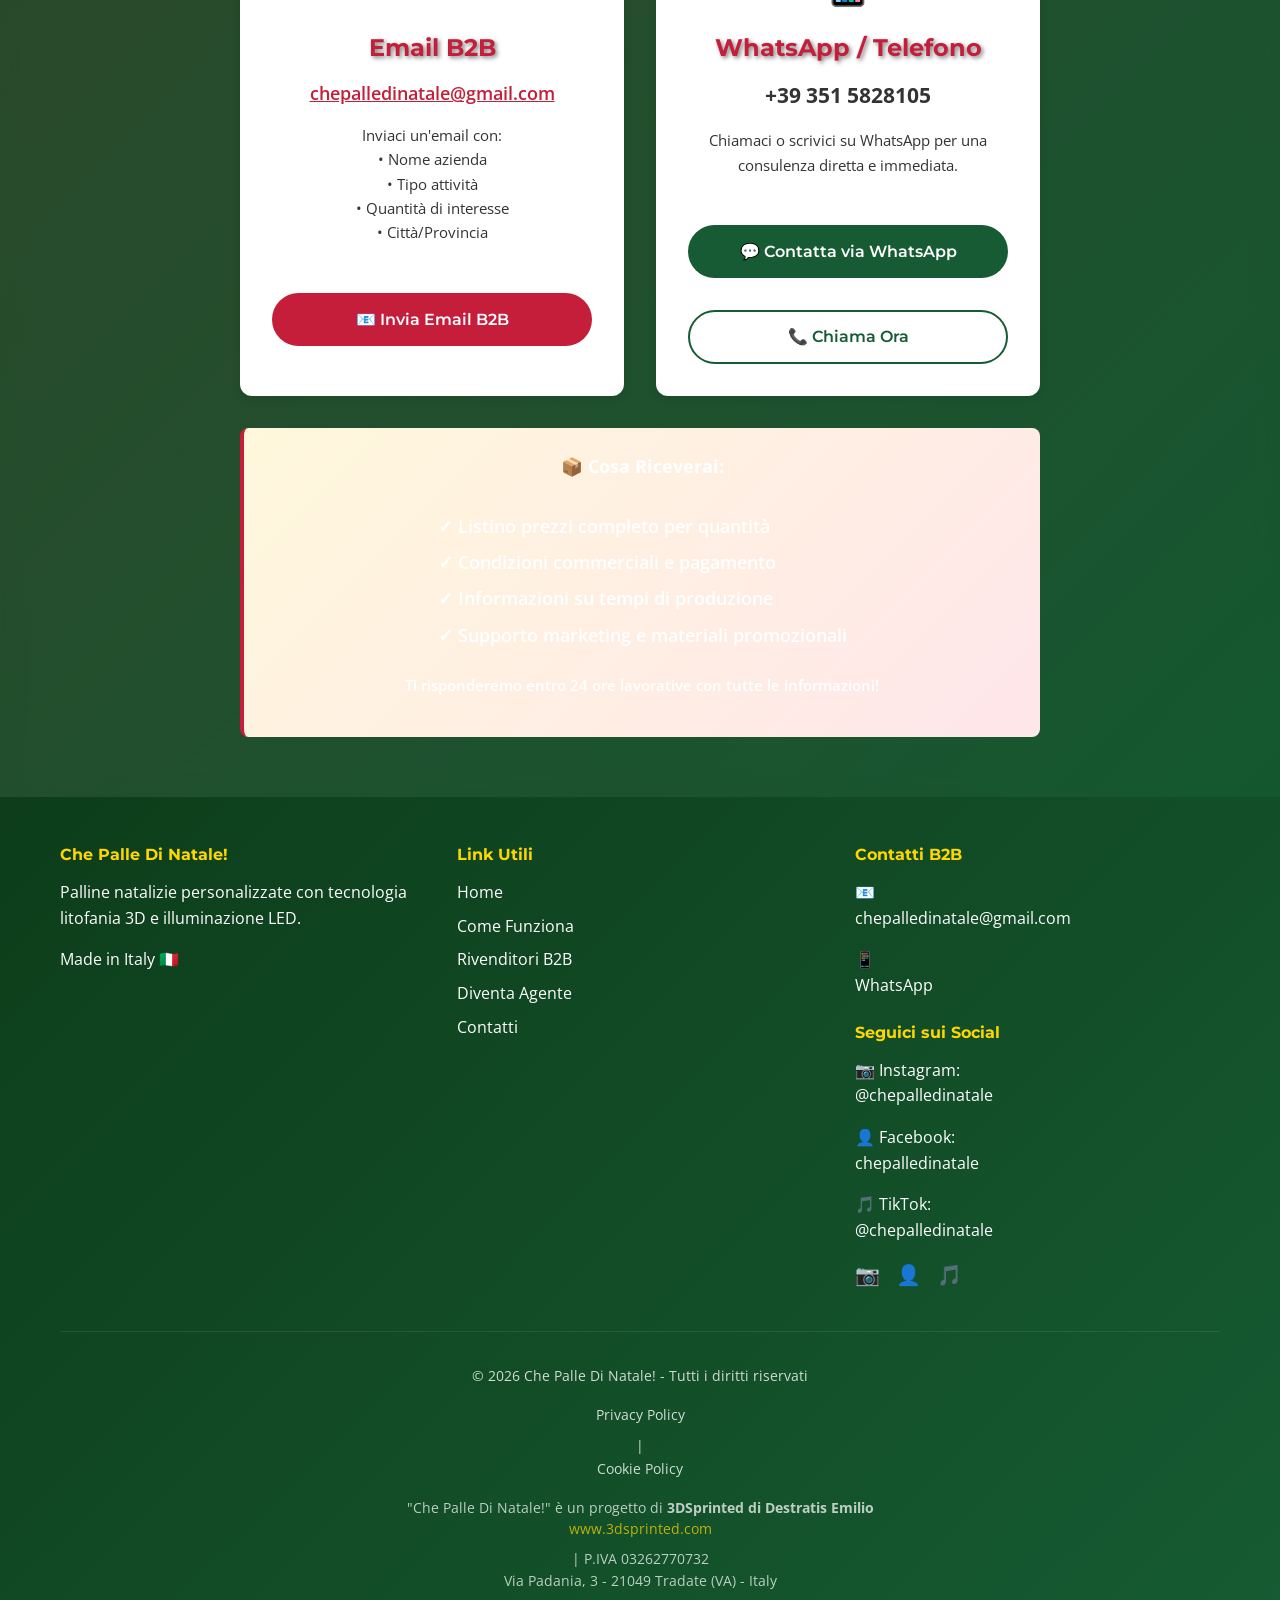
<file: rivenditori.html>
<!DOCTYPE html>
<html lang="it">
<head>
  <meta charset="UTF-8">
  <meta name="viewport" content="width=device-width, initial-scale=1.0">
  <meta name="description" content="Diventa rivenditore di palline natalizie personalizzate. Margini alti, prodotto unico, nessun magazzino. Info B2B e listino prezzi.">
  <title>Rivenditori B2B - Che Palle Di Natale!</title>

  <!-- Google Fonts -->
  <link rel="preconnect" href="https://fonts.googleapis.com">
  <link rel="preconnect" href="https://fonts.gstatic.com" crossorigin>
  <link href="https://fonts.googleapis.com/css2?family=Montserrat:wght@600;700&family=Open+Sans:wght@400;600&display=swap" rel="stylesheet">

  <!-- Stylesheet -->
  <link rel="stylesheet" href="css/styles.css">
</head>
<body class="page-rivenditori">

  <!-- ━━━━━━━━━━━━━━━━━━━━━━━━━━━━━━━━━━━━━━━━━━━━━
       HEADER & NAVIGATION
       ━━━━━━━━━━━━━━━━━━━━━━━━━━━━━━━━━━━━━━━━━━━━━ -->
  <header class="header">
    <div class="container">
      <a href="index.html" class="logo">
        <img src="images/logo.png" alt="Che Palle Di Natale!" class="logo-img">
      </a>

      <button class="menu-toggle" aria-label="Toggle menu">
        <span></span>
        <span></span>
        <span></span>
      </button>

      <nav class="nav">
        <a href="index.html">Home</a>
        <a href="come-funziona.html">Come Funziona</a>
        <a href="rivenditori.html">Rivenditori</a>
        <a href="agenti.html">Agenti</a>
        <a href="contatti.html">Contatti</a>

        <div class="social-icons">
          <a href="https://www.instagram.com/chepalledinatale" target="_blank" rel="noopener" aria-label="Instagram" title="@chepalledinatale">📷</a>
          <a href="https://www.facebook.com/chepalledinatale" target="_blank" rel="noopener" aria-label="Facebook" title="chepalledinatale">👤</a>
          <a href="https://www.tiktok.com/@chepalledinatale" target="_blank" rel="noopener" aria-label="TikTok" title="@chepalledinatale">🎵</a>
        </div>
      </nav>
    </div>
  </header>

  <!-- ━━━━━━━━━━━━━━━━━━━━━━━━━━━━━━━━━━━━━━━━━━━━━
       HERO INTERNO
       ━━━━━━━━━━━━━━━━━━━━━━━━━━━━━━━━━━━━━━━━━━━━━ -->
  <section class="hero-internal">
    <div class="container">
      <h1>Diventa Rivenditore</h1>
      <p style="font-size: 1.2rem; margin-top: 1rem;">Opportunità B2B - Prodotto unico, margini alti</p>
      <p class="breadcrumb"><a href="index.html">Home</a> &gt; Rivenditori</p>
    </div>
  </section>

  <!-- ━━━━━━━━━━━━━━━━━━━━━━━━━━━━━━━━━━━━━━━━━━━━━
       PERCHÉ RIVENDERE
       ━━━━━━━━━━━━━━━━━━━━━━━━━━━━━━━━━━━━━━━━━━━━━ -->
  <section class="section">
    <div class="container">
      <h2 class="text-center mb-3">Perché Rivendere Le Nostre Palline</h2>

      <div class="grid grid-2">
        <div class="card card-horizontal">
          <div class="card-icon">💰</div>
          <div>
            <h3>Prezzi a Scaglioni</h3>
            <p>Da €24,00 a €14,80 al pezzo in base alla quantità: più ordini, meno paghi. Confezione inclusa nel prezzo.</p>
          </div>
        </div>

        <div class="card card-horizontal">
          <div class="card-icon">🎯</div>
          <div>
            <h3>Prodotto Unico</h3>
            <p>Nessun competitor diretto. Litofania 3D con LED è una tecnologia innovativa che stupisce sempre.</p>
          </div>
        </div>

        <div class="card card-horizontal">
          <div class="card-icon">📦</div>
          <div>
            <h3>Nessun Magazzino</h3>
            <p>Ordini su richiesta. Non devi investire in stock. Raccogli gli ordini e li evadiamo noi.</p>
          </div>
        </div>

        <div class="card card-horizontal">
          <div class="card-icon">🇮🇹</div>
          <div>
            <h3>Made in Italy</h3>
            <p>Qualità garantita. Ogni pezzo è controllato manualmente prima della spedizione.</p>
          </div>
        </div>
      </div>
    </div>
  </section>

  <!-- ━━━━━━━━━━━━━━━━━━━━━━━━━━━━━━━━━━━━━━━━━━━━━
       LISTINO PREZZI B2B
       ━━━━━━━━━━━━━━━━━━━━━━━━━━━━━━━━━━━━━━━━━━━━━ -->
  <section class="section section-alt">
    <div class="container">
      <h2 class="text-center mb-3">Listino Prezzi B2B</h2>

      <div class="table-wrapper">
        <table>
          <thead>
            <tr>
              <th>Quantità</th>
              <th>Prezzo/Pezzo</th>
            </tr>
          </thead>
          <tbody>
            <tr>
              <td>3 pezzi</td>
              <td>€24,00</td>
            </tr>
            <tr>
              <td>5 pezzi</td>
              <td>€21,00</td>
            </tr>
            <tr>
              <td>10 pezzi</td>
              <td>€17,00</td>
            </tr>
            <tr>
              <td>11-20 pezzi</td>
              <td>€16,50</td>
            </tr>
            <tr class="highlighted">
              <td>21-50 pezzi ⭐</td>
              <td>€16,25</td>
            </tr>
            <tr>
              <td>51-100 pezzi</td>
              <td>€16,06</td>
            </tr>
            <tr>
              <td>101-199 pezzi</td>
              <td>€15,50</td>
            </tr>
            <tr>
              <td>200-499 pezzi</td>
              <td>€15,00</td>
            </tr>
            <tr>
              <td>500+ pezzi</td>
              <td>€14,80</td>
            </tr>
          </tbody>
        </table>
      </div>

      <p class="text-center"><em>Listino valido fino al 30 novembre 2026, per garantire la consegna entro Natale.</em></p>

      <div class="highlight-box text-center">
        <p style="font-size: 1.3rem; margin-bottom: 0.5rem; color: #333333;">💡 <strong>Prezzi a pezzo, confezione inclusa</strong></p>
        <p style="font-size: 1.2rem; color: #333333;"><strong>Campione singolo disponibile a €29,00</strong></p>
      </div>
    </div>
  </section>

  <!-- ━━━━━━━━━━━━━━━━━━━━━━━━━━━━━━━━━━━━━━━━━━━━━
       COSA INCLUDE
       ━━━━━━━━━━━━━━━━━━━━━━━━━━━━━━━━━━━━━━━━━━━━━ -->
  <section class="section">
    <div class="container">
      <h2 class="text-center mb-3">Cosa Include il Prezzo B2B</h2>

      <div class="grid grid-2" style="max-width: 900px; margin: 0 auto;">
        <div class="card">
          <h3>✅ Incluso nel Prezzo</h3>
          <ul class="list-styled">
            <li>Pallina stampata in 3D con litofania</li>
            <li>LED con batteria CR2032 installata</li>
            <li>Gancio per appendere</li>
            <li>Confezione</li>
            <li>Supporto commerciale continuo</li>
            <li>Materiale promozionale digitale</li>
          </ul>
        </div>

        <div class="card">
          <h3>💎 Extra Opzionali</h3>
          <ul class="list-styled">
            <li>Personalizzazione con tuo brand: <strong>quotazione su richiesta</strong></li>
            <li>Campione singolo: <strong>€29,00</strong></li>
          </ul>
        </div>
      </div>

      <div class="mt-3 text-center">
        <p><strong>Spedizioni:</strong> in Italia €5 a pacco fino a 10 palline, gratuite oltre le 10 palline; all'estero, preventivo in base alla destinazione.</p>
        <p><strong>Pagamento:</strong> acconto 40% alla conferma, saldo alla consegna.</p>
        <p><em>Consegna in 7-10 giorni fino a 50 pezzi; per quantità superiori, tempi da concordare.</em></p>
        <p style="font-size: 0.85rem; color: #666; margin-top: 1rem;">Operazione effettuata da 3DSprinted di Destratis Emilio in regime forfettario (art. 1, commi 54-89, L. 190/2014): importi non soggetti a IVA. Imposta di bollo di €2,00 assolta in fattura per importi superiori a €77,47.</p>
      </div>
    </div>
  </section>

  <!-- ━━━━━━━━━━━━━━━━━━━━━━━━━━━━━━━━━━━━━━━━━━━━━
       IDEALE PER
       ━━━━━━━━━━━━━━━━━━━━━━━━━━━━━━━━━━━━━━━━━━━━━ -->
  <section class="section section-alt">
    <div class="container">
      <h2 class="text-center mb-3">Ideale Per</h2>

      <div class="grid grid-3">
        <div class="card">
          <div class="card-icon">🎁</div>
          <h3>Gift Shop & Negozi Regalo</h3>
          <p>Prodotto perfetto per il periodo natalizio e tutto l'anno per occasioni speciali.</p>
        </div>

        <div class="card">
          <div class="card-icon">🏨</div>
          <h3>Hotel, B&B, Strutture Turistiche</h3>
          <p>Souvenir unico per i tuoi ospiti. Personalizza con foto della location.</p>
        </div>

        <div class="card">
          <div class="card-icon">💒</div>
          <h3>Wedding Planner</h3>
          <p>Bomboniere originali che lasceranno a bocca aperta gli invitati.</p>
        </div>

        <div class="card">
          <div class="card-icon">🏛️</div>
          <h3>Musei & Attrazioni</h3>
          <p>Shop museali e culturali: crea palline con le opere o i luoghi iconici.</p>
        </div>

        <div class="card">
          <div class="card-icon">🎀</div>
          <h3>Bomboniere & Cerimonie</h3>
          <p>Battesimi, comunioni, cresime. Un ricordo che dura nel tempo.</p>
        </div>

        <div class="card">
          <div class="card-icon">🛒</div>
          <h3>E-commerce</h3>
          <p>Perfetto per shop online. Dropshipping disponibile su richiesta.</p>
        </div>
      </div>
    </div>
  </section>

  <!-- ━━━━━━━━━━━━━━━━━━━━━━━━━━━━━━━━━━━━━━━━━━━━━
       TESTIMONIANZE
       ━━━━━━━━━━━━━━━━━━━━━━━━━━━━━━━━━━━━━━━━━━━━━ -->
  <section class="section">
    <div class="container">
      <h2 class="text-center mb-3">Cosa Dicono i Nostri Clienti</h2>

      <div class="grid grid-3">
        <div class="card">
          <p><em>"Meraviglioso! Per chi come me ama personalizzare il proprio regalo anche a Natale può farlo grazie a Che Palle di Natale. Io per lavoro sono lontana ma volevo lo stesso fare i regali ad amici e parenti, di grazie all'idea che hanno realizzato posso avere il mio regalo, unico personalizzato spendendo molto meno rispetto a gli altri anni 😊"</em></p>
          <p><strong>- Angela Di T.</strong></p>
          <p style="color: #FFD700; font-size: 1.2rem;">⭐⭐⭐⭐⭐</p>
        </div>

        <div class="card">
          <p><em>"Conosciuto per caso allo stand fuori dal parco 'Lucine di Natale di Leggiuno', ragazzo molto disponibile, ci ha aiutati nella scelta.. Pallina bellissima, arrivata in due gg. Consigliatissimo 👍"</em></p>
          <p><strong>- Simona B.</strong></p>
          <p style="color: #FFD700; font-size: 1.2rem;">⭐⭐⭐⭐⭐</p>
        </div>

        <div class="card">
          <p><em>"Adatto per fare un regalo originale... 🎁 che poi è talmente bello che è un peccato tirar fuori solo a Natale! 😍 E sono arrivate in pochi giorni!"</em></p>
          <p><strong>- Gabriele T.</strong></p>
          <p style="color: #FFD700; font-size: 1.2rem;">⭐⭐⭐⭐⭐</p>
        </div>
      </div>
    </div>
  </section>

  <!-- ━━━━━━━━━━━━━━━━━━━━━━━━━━━━━━━━━━━━━━━━━━━━━
       CONTATTI B2B DIRETTI
       ━━━━━━━━━━━━━━━━━━━━━━━━━━━━━━━━━━━━━━━━━━━━━ -->
  <section class="section section-alt">
    <div class="container">
      <h2 class="text-center mb-2">Richiedi Informazioni B2B</h2>
      <p class="text-center mb-3" style="font-size: 1.1rem;">Contattaci per ricevere listini, condizioni commerciali e informazioni sulla partnership</p>

      <div class="grid grid-2" style="max-width: 800px; margin: 0 auto;">

        <div class="card">
          <div class="card-icon" style="font-size: 3.5rem;">📧</div>
          <h3>Email B2B</h3>
          <p style="font-size: 1.1rem; margin: 1rem 0;">
            <a href="mailto:chepalledinatale@gmail.com?subject=Richiesta%20Info%20B2B" style="color: #C41E3A; font-weight: 600; text-decoration: underline;">
              chepalledinatale@gmail.com
            </a>
          </p>
          <p style="color: #666; font-size: 0.95rem;">
            Inviaci un'email con:<br>
            • Nome azienda<br>
            • Tipo attività<br>
            • Quantità di interesse<br>
            • Città/Provincia
          </p>
          <a href="mailto:chepalledinatale@gmail.com?subject=Richiesta%20Info%20B2B%20Rivenditori&body=Buongiorno,%0A%0ARagione%20Sociale:%20%0ANome%20Referente:%20%0ATipo%20Attività:%20%0ACittà/Provincia:%20%0AQuantità%20di%20interesse:%20%0A%0AGrazie" class="btn btn-secondary mt-2" style="width: 100%;">
            📧 Invia Email B2B
          </a>
        </div>

        <div class="card">
          <div class="card-icon" style="font-size: 3.5rem;">📱</div>
          <h3>WhatsApp / Telefono</h3>
          <p style="font-size: 1.3rem; margin: 1rem 0; font-weight: 700; color: #165B33;">
            +39 351 5828105
          </p>
          <p style="color: #666; font-size: 0.95rem;">
            Chiamaci o scrivici su WhatsApp per una consulenza diretta e immediata.
          </p>
          <a href="https://wa.me/393515828105?text=Buongiorno,%20vorrei%20informazioni%20B2B%20per%20rivenditori" class="btn btn-primary mt-2" style="width: 100%;">
            💬 Contatta via WhatsApp
          </a>
          <a href="tel:+393515828105" class="btn btn-outline mt-2" style="width: 100%; border-color: #165B33; color: #165B33;">
            📞 Chiama Ora
          </a>
        </div>

      </div>

      <div class="highlight-box text-center mt-3" style="max-width: 800px; margin: 2rem auto 0;">
        <p style="font-size: 1.1rem;"><strong>📦 Cosa Riceverai:</strong></p>
        <ul style="list-style: none; padding: 0; margin-top: 1rem; text-align: left; display: inline-block;">
          <li style="margin-bottom: 0.5rem;">✓ Listino prezzi completo per quantità</li>
          <li style="margin-bottom: 0.5rem;">✓ Condizioni commerciali e pagamento</li>
          <li style="margin-bottom: 0.5rem;">✓ Informazioni su tempi di produzione</li>
          <li style="margin-bottom: 0.5rem;">✓ Supporto marketing e materiali promozionali</li>
        </ul>
        <p style="margin-top: 1rem; font-size: 0.95rem;">Ti risponderemo entro 24 ore lavorative con tutte le informazioni!</p>
      </div>
    </div>
  </section>

  <!-- ━━━━━━━━━━━━━━━━━━━━━━━━━━━━━━━━━━━━━━━━━━━━━
       FOOTER
       ━━━━━━━━━━━━━━━━━━━━━━━━━━━━━━━━━━━━━━━━━━━━━ -->
  <footer class="footer">
    <div class="container">
      <div class="footer-content">
        <div class="footer-section">
          <h4>Che Palle Di Natale!</h4>
          <p>Palline natalizie personalizzate con tecnologia litofania 3D e illuminazione LED.</p>
          <p>Made in Italy 🇮🇹</p>
        </div>

        <div class="footer-section">
          <h4>Link Utili</h4>
          <a href="index.html">Home</a>
          <a href="come-funziona.html">Come Funziona</a>
          <a href="rivenditori.html">Rivenditori B2B</a>
          <a href="agenti.html">Diventa Agente</a>
          <a href="contatti.html">Contatti</a>
        </div>

        <div class="footer-section">
          <h4>Contatti B2B</h4>
          <p>📧 <a href="mailto:chepalledinatale@gmail.com">chepalledinatale@gmail.com</a></p>
          <p>📱 <a href="https://wa.me/393515828105">WhatsApp</a></p>
          <h4 style="margin-top: 1.5rem;">Seguici sui Social</h4>
          <p>📷 Instagram: <a href="https://www.instagram.com/chepalledinatale" target="_blank" rel="noopener">@chepalledinatale</a></p>
          <p>👤 Facebook: <a href="https://www.facebook.com/chepalledinatale" target="_blank" rel="noopener">chepalledinatale</a></p>
          <p>🎵 TikTok: <a href="https://www.tiktok.com/@chepalledinatale" target="_blank" rel="noopener">@chepalledinatale</a></p>
          <div class="social-icons mt-1">
            <a href="https://www.instagram.com/chepalledinatale" target="_blank" rel="noopener" aria-label="Instagram" title="@chepalledinatale">📷</a>
            <a href="https://www.facebook.com/chepalledinatale" target="_blank" rel="noopener" aria-label="Facebook" title="chepalledinatale">👤</a>
            <a href="https://www.tiktok.com/@chepalledinatale" target="_blank" rel="noopener" aria-label="TikTok" title="@chepalledinatale">🎵</a>
          </div>
        </div>
      </div>

      <div class="footer-bottom">
        <p>&copy; 2026 Che Palle Di Natale! - Tutti i diritti riservati</p>
        <p>
          <a href="privacy-policy.html">Privacy Policy</a> |
          <a href="cookie-policy.html">Cookie Policy</a>
        </p>
        <p style="margin-top: 1rem; font-size: 0.85rem; opacity: 0.9;">
          "Che Palle Di Natale!" è un progetto di <strong>3DSprinted di Destratis Emilio</strong><br>
          <a href="https://www.3dsprinted.com" target="_blank" rel="noopener" style="color: var(--gold);">www.3dsprinted.com</a> | P.IVA 03262770732<br>
          Via Padania, 3 - 21049 Tradate (VA) - Italy
        </p>
      </div>
    </div>
  </footer>

  <!-- JavaScript -->
  <script src="js/script.js"></script>

</body>
</html>
</file>
<file: css/styles.css>
/* ━━━━━━━━━━━━━━━━━━━━━━━━━━━━━━━━━━━━━━━━━━━━━
   CHE PALLE DI NATALE - MAIN STYLESHEET
   ━━━━━━━━━━━━━━━━━━━━━━━━━━━━━━━━━━━━━━━━━━━━━ */

/* ━━━ CSS VARIABLES ━━━ */
:root {
  --red-christmas: #C41E3A;
  --green-dark: #165B33;
  --green-medium: #1a7a42;
  --green-darker: #0d3d1a;
  --gold: #FFD700;
  --white: #FFFFFF;
  --gray-light: #F5F5F5;
  --gray-medium: #CCCCCC;
  --gray-dark: #333333;
  --black: #000000;

  --font-heading: 'Montserrat', sans-serif;
  --font-body: 'Open Sans', sans-serif;

  --shadow-sm: 0 2px 8px rgba(0,0,0,0.1);
  --shadow-md: 0 4px 16px rgba(0,0,0,0.15);
  --shadow-lg: 0 8px 32px rgba(0,0,0,0.2);

  --transition: all 0.3s ease;
}

/* ━━━ RESET & BASE STYLES ━━━ */
* {
  margin: 0;
  padding: 0;
  box-sizing: border-box;
}

html {
  scroll-behavior: smooth;
  font-size: 16px;
}

body {
  font-family: var(--font-body);
  color: var(--gray-dark);
  line-height: 1.6;
  background: linear-gradient(135deg, var(--green-darker) 0%, var(--green-dark) 100%);
  min-height: 100vh;
}

img {
  max-width: 100%;
  height: auto;
  display: block;
}

a {
  text-decoration: none;
  color: inherit;
  transition: var(--transition);
}

ul {
  list-style: none;
}

/* ━━━ TYPOGRAPHY ━━━ */
h1, h2, h3, h4, h5, h6 {
  font-family: var(--font-heading);
  font-weight: 700;
  line-height: 1.2;
  margin-bottom: 1rem;
}

h1 {
  font-size: 2.5rem;
}

h2 {
  font-size: 2rem;
}

h3 {
  font-size: 1.5rem;
}

p {
  margin-bottom: 1rem;
}

/* ━━━ LAYOUT UTILITIES ━━━ */
.container {
  max-width: 1200px;
  margin: 0 auto;
  padding: 0 20px;
}

.section {
  padding: 60px 0;
  background-color: rgba(255, 255, 255, 0.95);
  color: var(--gray-dark);
}

.section-alt {
  background: linear-gradient(135deg, rgba(196, 30, 58, 0.15), rgba(22, 91, 51, 0.15));
  backdrop-filter: blur(10px);
  color: var(--white);
}

.section-alt h1,
.section-alt h2,
.section-alt h3,
.section-alt h4,
.section-alt h5,
.section-alt h6 {
  color: var(--white);
  text-shadow: 2px 2px 4px rgba(0, 0, 0, 0.5);
}

.section-alt p,
.section-alt .card p,
.section-alt li {
  color: var(--white);
}

.text-center {
  text-align: center;
}

/* ━━━ HEADER & NAVIGATION ━━━ */
.header {
  position: sticky;
  top: 0;
  background: #165B33;
  box-shadow: var(--shadow-md);
  z-index: 1000;
  padding: 1rem 0;
}

.header .container {
  display: flex;
  justify-content: space-between;
  align-items: center;
}

.logo {
  font-family: var(--font-heading);
  font-size: 1.5rem;
  font-weight: 700;
  color: var(--white);
  text-shadow: 2px 2px 4px rgba(196, 30, 58, 0.5);
  display: flex;
  align-items: center;
}

.logo span {
  color: var(--gold);
}

.logo-img {
  height: 60px;
  width: auto;
  display: block;
  transition: var(--transition);
}

.logo:hover .logo-img {
  transform: scale(1.05);
}

.nav {
  display: flex;
  gap: 2rem;
  align-items: center;
}

.nav a {
  font-weight: 600;
  color: var(--white);
}

.nav a:hover {
  color: var(--gold);
}

.social-icons {
  display: flex;
  gap: 1rem;
  font-size: 1.25rem;
}

.social-icons a:hover {
  color: var(--red-christmas);
  transform: scale(1.1);
}

/* Mobile Menu Toggle */
.menu-toggle {
  display: none;
  flex-direction: column;
  gap: 5px;
  background: none;
  border: none;
  cursor: pointer;
  padding: 5px;
}

.menu-toggle span {
  display: block;
  width: 25px;
  height: 3px;
  background-color: var(--white);
  transition: var(--transition);
}

/* ━━━ BUTTONS ━━━ */
.btn {
  display: inline-block;
  padding: 12px 30px;
  font-family: var(--font-heading);
  font-weight: 600;
  font-size: 1rem;
  text-align: center;
  border-radius: 50px;
  cursor: pointer;
  transition: var(--transition);
  border: 2px solid transparent;
}

.btn-primary {
  background-color: var(--green-dark);
  color: var(--white);
}

.btn-primary:hover {
  background-color: #1a7a42;
  transform: translateY(-2px);
  box-shadow: var(--shadow-md);
}

.btn-secondary {
  background-color: var(--red-christmas);
  color: var(--white);
}

.btn-secondary:hover {
  background-color: #d92b48;
  transform: translateY(-2px);
  box-shadow: var(--shadow-md);
}

.btn-outline {
  background-color: transparent;
  border-color: var(--green-dark);
  color: var(--green-dark);
}

.btn-outline:hover {
  background-color: var(--green-dark);
  color: var(--white);
}

.btn-lg {
  padding: 16px 40px;
  font-size: 1.1rem;
}

/* ━━━ HERO SECTION ━━━ */
.hero {
  background: linear-gradient(135deg, var(--red-christmas), var(--green-dark));
  color: var(--white);
  padding: 80px 0;
  text-align: center;
}

.hero h1 {
  font-size: 3rem;
  margin-bottom: 1rem;
  text-shadow: 2px 2px 4px rgba(0,0,0,0.3);
}

.hero p {
  font-size: 1.2rem;
  margin-bottom: 2rem;
  max-width: 600px;
  margin-left: auto;
  margin-right: auto;
}

.hero-buttons {
  display: flex;
  gap: 1rem;
  justify-content: center;
  flex-wrap: wrap;
}

/* ━━━ HERO INTERNO (Pagine interne) ━━━ */
.hero-internal {
  background: linear-gradient(135deg, var(--green-dark), var(--red-christmas));
  color: var(--white);
  padding: 60px 0;
  text-align: center;
}

.breadcrumb {
  font-size: 0.9rem;
  margin-top: 1rem;
  opacity: 0.9;
}

.breadcrumb a {
  text-decoration: underline;
}

/* ━━━ GRID LAYOUTS ━━━ */
.grid {
  display: grid;
  gap: 2rem;
}

.grid-3 {
  grid-template-columns: repeat(auto-fit, minmax(280px, 1fr));
}

.grid-2 {
  grid-template-columns: repeat(auto-fit, minmax(350px, 1fr));
}

/* ━━━ CARDS ━━━ */
.card {
  background-color: var(--white);
  border-radius: 12px;
  padding: 2rem;
  box-shadow: var(--shadow-sm);
  transition: var(--transition);
  text-align: center;
  color: var(--gray-dark);
}

.card:hover {
  box-shadow: var(--shadow-md);
  transform: translateY(-5px);
}

.card-icon {
  font-size: 3rem;
  margin-bottom: 1rem;
}

.card h3 {
  color: var(--red-christmas);
  margin-bottom: 1rem;
}

.card p,
.card li {
  color: var(--gray-dark);
}

.card-horizontal {
  display: flex;
  gap: 1.5rem;
  align-items: flex-start;
  text-align: left;
}

.card-horizontal .card-icon {
  flex-shrink: 0;
}

/* ━━━ GALLERY ━━━ */
.gallery {
  display: grid;
  grid-template-columns: repeat(auto-fill, minmax(250px, 1fr));
  gap: 1rem;
  margin-top: 2rem;
}

.gallery-item {
  position: relative;
  overflow: hidden;
  border-radius: 12px;
  aspect-ratio: 1;
}

.gallery-item img {
  width: 100%;
  height: 100%;
  object-fit: cover;
}

/* ━━━ LIGHTBOX ━━━ */
.lightbox {
  display: none;
  position: fixed;
  top: 0;
  left: 0;
  width: 100%;
  height: 100%;
  background-color: rgba(0,0,0,0.9);
  z-index: 2000;
  justify-content: center;
  align-items: center;
}

.lightbox.active {
  display: flex;
}

.lightbox img {
  max-width: 90%;
  max-height: 90%;
  border-radius: 8px;
}

.lightbox-close {
  position: absolute;
  top: 20px;
  right: 30px;
  font-size: 3rem;
  color: var(--white);
  cursor: pointer;
  font-weight: 300;
}

/* ━━━ CTA SECTION ━━━ */
.cta-section {
  background: linear-gradient(135deg, var(--red-christmas), #d92b48);
  color: var(--white);
  padding: 60px 0;
  text-align: center;
}

.cta-section h2 {
  color: var(--white);
  font-size: 2.5rem;
  margin-bottom: 2rem;
}

/* ━━━ TIMELINE (Come Funziona) ━━━ */
.timeline {
  position: relative;
  max-width: 800px;
  margin: 3rem auto;
}

.timeline-item {
  position: relative;
  padding-left: 80px;
  margin-bottom: 3rem;
}

.timeline-number {
  position: absolute;
  left: 0;
  top: 0;
  width: 50px;
  height: 50px;
  background: linear-gradient(135deg, var(--red-christmas), var(--green-dark));
  color: var(--white);
  border-radius: 50%;
  display: flex;
  align-items: center;
  justify-content: center;
  font-family: var(--font-heading);
  font-size: 1.5rem;
  font-weight: 700;
}

.timeline-item::before {
  content: '';
  position: absolute;
  left: 24px;
  top: 50px;
  width: 2px;
  height: calc(100% + 3rem);
  background-color: var(--gray-medium);
}

.timeline-item:last-child::before {
  display: none;
}

.timeline-content h3 {
  color: var(--green-dark);
  margin-bottom: 0.5rem;
}

/* ━━━ PRICING TABLE ━━━ */
.pricing-grid {
  display: grid;
  grid-template-columns: repeat(auto-fit, minmax(250px, 1fr));
  gap: 2rem;
  margin: 2rem 0;
}

.price-card {
  background-color: var(--white);
  border: 2px solid var(--gray-medium);
  border-radius: 12px;
  padding: 2rem;
  text-align: center;
  transition: var(--transition);
}

.price-card:hover {
  border-color: var(--red-christmas);
  box-shadow: var(--shadow-md);
  transform: scale(1.05);
}

.price-card.featured {
  border-color: var(--green-dark);
  border-width: 3px;
  background: linear-gradient(to bottom, var(--white), var(--gray-light));
}

.price {
  font-size: 2.5rem;
  font-weight: 700;
  color: var(--red-christmas);
  margin: 1rem 0;
}

.price-label {
  font-size: 0.9rem;
  color: var(--gray-dark);
  text-transform: uppercase;
  letter-spacing: 1px;
}

.savings {
  display: inline-block;
  background-color: var(--gold);
  color: var(--black);
  padding: 4px 12px;
  border-radius: 20px;
  font-size: 0.85rem;
  font-weight: 600;
  margin-top: 0.5rem;
}

/* ━━━ TABLE ━━━ */
.table-wrapper {
  overflow-x: auto;
  margin: 2rem 0;
}

table {
  width: 100%;
  border-collapse: collapse;
  background-color: var(--white);
  box-shadow: var(--shadow-sm);
  border-radius: 12px;
  overflow: hidden;
}

thead {
  background: linear-gradient(135deg, var(--green-dark), var(--red-christmas));
  color: var(--white);
}

th, td {
  padding: 1rem;
  text-align: left;
}

tbody tr:nth-child(even) {
  background-color: var(--gray-light);
}

tbody tr:hover {
  background-color: #ffe6ea;
}

th {
  font-family: var(--font-heading);
  font-weight: 600;
}

tr.highlighted {
  background-color: #fff8dc !important;
  font-weight: 600;
}

/* ━━━ FAQ ACCORDION ━━━ */
.faq {
  max-width: 800px;
  margin: 2rem auto;
}

.faq-item {
  background-color: var(--white);
  border: 1px solid var(--gray-medium);
  border-radius: 8px;
  margin-bottom: 1rem;
  overflow: hidden;
}

.faq-question {
  width: 100%;
  background-color: var(--gray-light);
  border: none;
  padding: 1.25rem;
  text-align: left;
  font-family: var(--font-heading);
  font-size: 1.1rem;
  font-weight: 600;
  cursor: pointer;
  display: flex;
  justify-content: space-between;
  align-items: center;
  transition: var(--transition);
}

.faq-question:hover {
  background-color: var(--gray-medium);
}

.faq-question::after {
  content: '+';
  font-size: 1.5rem;
  font-weight: 300;
  color: var(--red-christmas);
  transition: var(--transition);
}

.faq-question.active::after {
  content: '−';
}

.faq-answer {
  max-height: 0;
  overflow: hidden;
  transition: max-height 0.3s ease;
  padding: 0 1.25rem;
}

.faq-answer.active {
  max-height: 500px;
  padding: 1.25rem;
}

/* ━━━ FORMS ━━━ */
.form {
  max-width: 600px;
  margin: 2rem auto;
  background-color: var(--white);
  padding: 2rem;
  border-radius: 12px;
  box-shadow: var(--shadow-sm);
}

.form-group {
  margin-bottom: 1.5rem;
}

label {
  display: block;
  font-weight: 600;
  margin-bottom: 0.5rem;
  color: var(--gray-dark);
}

input[type="text"],
input[type="email"],
input[type="tel"],
input[type="url"],
input[type="file"],
select,
textarea {
  width: 100%;
  padding: 12px;
  border: 2px solid var(--gray-medium);
  border-radius: 8px;
  font-family: var(--font-body);
  font-size: 1rem;
  transition: var(--transition);
}

input:focus,
select:focus,
textarea:focus {
  outline: none;
  border-color: var(--green-dark);
  box-shadow: 0 0 0 3px rgba(22, 91, 51, 0.1);
}

textarea {
  resize: vertical;
  min-height: 120px;
}

.checkbox-group {
  display: flex;
  flex-direction: column;
  gap: 0.5rem;
}

.checkbox-label {
  display: flex;
  align-items: center;
  gap: 0.5rem;
  font-weight: 400;
}

input[type="checkbox"],
input[type="radio"] {
  width: auto;
  cursor: pointer;
}

.required {
  color: var(--red-christmas);
}

.form-note {
  font-size: 0.9rem;
  color: var(--gray-dark);
  font-style: italic;
  margin-top: 0.5rem;
}

/* ━━━ ALERT / SUCCESS MESSAGE ━━━ */
.alert {
  padding: 1rem;
  border-radius: 8px;
  margin-bottom: 1rem;
}

.alert-success {
  background-color: #d4edda;
  color: #155724;
  border: 1px solid #c3e6cb;
}

.alert-error {
  background-color: #f8d7da;
  color: #721c24;
  border: 1px solid #f5c6cb;
}

/* ━━━ HIGHLIGHT BOX ━━━ */
.highlight-box {
  background: linear-gradient(135deg, #fff8dc, #ffe6ea);
  border-left: 4px solid var(--red-christmas);
  padding: 1.5rem;
  border-radius: 8px;
  margin: 2rem 0;
  font-size: 1.1rem;
  font-weight: 600;
}

/* ━━━ LIST STYLED ━━━ */
.list-styled {
  list-style: none;
  margin: 1.5rem 0;
}

.list-styled li {
  padding: 0.75rem 0;
  padding-left: 2rem;
  position: relative;
}

.list-styled li::before {
  content: '✓';
  position: absolute;
  left: 0;
  color: var(--green-dark);
  font-weight: 700;
  font-size: 1.2rem;
}

/* ━━━ FOOTER ━━━ */
.footer {
  background: linear-gradient(135deg, var(--green-darker) 0%, var(--green-dark) 100%);
  color: var(--white);
  padding: 3rem 0 1rem;
}

.footer-content {
  display: grid;
  grid-template-columns: repeat(auto-fit, minmax(250px, 1fr));
  gap: 2rem;
  margin-bottom: 2rem;
}

.footer h4 {
  color: var(--gold);
  margin-bottom: 1rem;
}

.footer a {
  color: var(--white);
  display: block;
  margin-bottom: 0.5rem;
}

.footer a:hover {
  color: var(--gold);
}

.footer-bottom {
  text-align: center;
  padding-top: 2rem;
  border-top: 1px solid rgba(255,255,255,0.1);
  font-size: 0.9rem;
  opacity: 0.8;
}

/* ━━━ RESPONSIVE DESIGN ━━━ */
@media (max-width: 768px) {
  /* Typography */
  h1 {
    font-size: 2rem;
  }

  h2 {
    font-size: 1.75rem;
  }

  .hero h1 {
    font-size: 2.25rem;
  }

  /* Navigation */
  .menu-toggle {
    display: flex;
  }

  .nav {
    position: absolute;
    top: 100%;
    left: 0;
    right: 0;
    background: #165B33;
    flex-direction: column;
    gap: 0;
    padding: 1rem 0;
    box-shadow: var(--shadow-md);
    max-height: 0;
    overflow: hidden;
    transition: max-height 0.3s ease;
  }

  .nav.active {
    max-height: 500px;
  }

  .nav a {
    padding: 1rem 20px;
    border-bottom: 1px solid rgba(255, 255, 255, 0.1);
  }

  .social-icons {
    padding: 0 20px;
  }

  /* Hero */
  .hero {
    padding: 60px 0;
  }

  .hero-buttons {
    flex-direction: column;
  }

  .hero-buttons .btn {
    width: 100%;
  }

  /* Sections */
  .section {
    padding: 40px 0;
  }

  /* Grid */
  .grid-3,
  .grid-2 {
    grid-template-columns: 1fr;
  }

  /* Card Horizontal */
  .card-horizontal {
    flex-direction: column;
    text-align: center;
  }

  /* Timeline */
  .timeline-item {
    padding-left: 60px;
  }

  .timeline-number {
    width: 40px;
    height: 40px;
    font-size: 1.2rem;
  }

  .timeline-item::before {
    left: 19px;
  }

  /* Table */
  table {
    font-size: 0.9rem;
  }

  th, td {
    padding: 0.75rem 0.5rem;
  }

  /* Form */
  .form {
    padding: 1.5rem;
  }
}

@media (max-width: 480px) {
  .container {
    padding: 0 15px;
  }

  .btn {
    padding: 10px 20px;
    font-size: 0.95rem;
  }

  .btn-lg {
    padding: 12px 30px;
    font-size: 1rem;
  }
}

/* ━━━ UTILITY CLASSES ━━━ */
.mt-1 { margin-top: 1rem; }
.mt-2 { margin-top: 2rem; }
.mt-3 { margin-top: 3rem; }
.mb-1 { margin-bottom: 1rem; }
.mb-2 { margin-bottom: 2rem; }
.mb-3 { margin-bottom: 3rem; }

.hidden {
  display: none;
}

.sr-only {
  position: absolute;
  width: 1px;
  height: 1px;
  padding: 0;
  margin: -1px;
  overflow: hidden;
  clip: rect(0, 0, 0, 0);
  white-space: nowrap;
  border-width: 0;
}


/* ━━━ SNOWFLAKES ANIMATION ━━━ */
.snowflake {
  position: fixed;
  top: -10px;
  z-index: 9999;
  user-select: none;
  cursor: default;
  animation-name: snowfall;
  animation-duration: 10s;
  animation-timing-function: linear;
  animation-iteration-count: infinite;
  color: #ffffff;
  font-size: 1em;
  opacity: 0.8;
}

@keyframes snowfall {
  0% {
    transform: translateY(-10px) rotate(0deg);
  }
  100% {
    transform: translateY(100vh) rotate(360deg);
  }
}

.snowflake:nth-of-type(2n) {
  animation-duration: 12s;
  font-size: 0.8em;
  opacity: 0.6;
}

.snowflake:nth-of-type(3n) {
  animation-duration: 14s;
  font-size: 1.2em;
  opacity: 0.7;
}

.snowflake:nth-of-type(4n) {
  animation-duration: 9s;
  font-size: 0.9em;
}

.snowflake:nth-of-type(5n) {
  animation-duration: 11s;
  font-size: 1.1em;
  opacity: 0.5;
}

/* ━━━ ADDITIONAL DARK THEME FIXES ━━━ */
.section-alt a:not(.btn) {
  color: var(--gold);
  text-decoration: underline;
}

.section-alt a:not(.btn):hover {
  color: var(--white);
}

.section-alt .card h3 {
  color: var(--red-christmas);
}

.section-alt strong {
  color: var(--white);
  font-weight: 700;
}

/* Keep bold text readable on light highlight boxes and tables */
.section-alt .highlight-box strong,
.section-alt table strong {
  color: inherit;
}

/* Fix breadcrumb visibility */
.breadcrumb {
  color: rgba(255, 255, 255, 0.9);
}

.breadcrumb a {
  color: var(--gold);
}

/* Fix price labels and text */
.section-alt .price-label {
  color: rgba(255, 255, 255, 0.8);
}

.section-alt .form-note {
  color: rgba(255, 255, 255, 0.7);
}

/* Ensure tables in alt sections are visible */
.section-alt table {
  background-color: rgba(255, 255, 255, 0.95);
}

.section-alt tbody tr {
  color: var(--gray-dark);
}

/* Logo responsive */
@media (max-width: 768px) {
  .logo-img {
    height: 45px;
  }
}

@media (max-width: 480px) {
  .logo-img {
    height: 40px;
  }
}

/* Fix reviews text color - ensure dark text on white cards */
.card em,
.card strong {
  color: var(--gray-dark) !important;
}

.section-alt .card em,
.section-alt .card strong {
  color: var(--gray-dark) !important;
}

/* Fix ALL text in cards to be dark and readable */
.section-alt .card p,
.section-alt .card li,
.section-alt .card span,
.section-alt .card div,
.section-alt .card ul,
.section-alt .card .price,
.section-alt .card .price-label {
  color: var(--gray-dark) !important;
}

.section-alt .card h3 {
  color: var(--red-christmas) !important;
}

/* Ensure links in cards remain visible with proper colors */
.section-alt .card a:not(.btn) {
  color: var(--red-christmas) !important;
  text-decoration: underline;
}

.section-alt .card a:not(.btn):hover {
  color: var(--green-dark) !important;
}

/* ━━━━━━━━━━━━━━━━━━━━━━━━━━━━━━━━━━━━━━━━━━━━━
   GDPR COMPLIANCE - COOKIE BANNER & LEGAL PAGES
   ━━━━━━━━━━━━━━━━━━━━━━━━━━━━━━━━━━━━━━━━━━━━━ */

/* Cookie Banner */
.cookie-banner {
  position: fixed;
  bottom: 0;
  left: 0;
  right: 0;
  background: linear-gradient(135deg, var(--green-darker) 0%, var(--green-dark) 100%);
  color: var(--white);
  padding: 1.5rem;
  box-shadow: 0 -4px 20px rgba(0, 0, 0, 0.3);
  z-index: 10000;
  transform: translateY(100%);
  transition: transform 0.4s ease;
}

.cookie-banner.show {
  transform: translateY(0);
}

.cookie-banner-content {
  max-width: 1200px;
  margin: 0 auto;
  display: flex;
  align-items: center;
  justify-content: space-between;
  gap: 2rem;
  flex-wrap: wrap;
}

.cookie-banner-text {
  flex: 1;
  min-width: 300px;
}

.cookie-banner-text h3 {
  color: var(--gold);
  margin-bottom: 0.5rem;
  font-size: 1.2rem;
}

.cookie-banner-text p {
  font-size: 0.95rem;
  line-height: 1.5;
  margin-bottom: 0.5rem;
}

.cookie-banner-text a {
  color: var(--gold);
  text-decoration: underline;
}

.cookie-banner-text a:hover {
  color: var(--white);
}

.cookie-banner-buttons {
  display: flex;
  gap: 1rem;
  flex-wrap: wrap;
}

.cookie-banner button {
  padding: 10px 24px;
  border: none;
  border-radius: 50px;
  font-family: var(--font-heading);
  font-weight: 600;
  font-size: 0.95rem;
  cursor: pointer;
  transition: var(--transition);
  white-space: nowrap;
}

.cookie-banner .btn-accept-all {
  background-color: var(--green-dark);
  color: var(--white);
}

.cookie-banner .btn-accept-all:hover {
  background-color: #1a7a42;
  transform: translateY(-2px);
}

.cookie-banner .btn-reject {
  background-color: transparent;
  color: var(--white);
  border: 2px solid var(--white);
}

.cookie-banner .btn-reject:hover {
  background-color: rgba(255, 255, 255, 0.1);
}

.cookie-banner .btn-customize {
  background-color: var(--gold);
  color: var(--black);
}

.cookie-banner .btn-customize:hover {
  background-color: #ffed4e;
  transform: translateY(-2px);
}

/* Cookie Settings Modal */
.cookie-settings-modal {
  display: none;
  position: fixed;
  top: 0;
  left: 0;
  width: 100%;
  height: 100%;
  background-color: rgba(0, 0, 0, 0.8);
  z-index: 10001;
  justify-content: center;
  align-items: center;
  padding: 20px;
  overflow-y: auto;
}

.cookie-settings-modal.show {
  display: flex;
}

.cookie-settings-content {
  background: linear-gradient(135deg, #ffffff 0%, #f5f5f5 100%);
  border-radius: 16px;
  max-width: 700px;
  width: 100%;
  max-height: 90vh;
  overflow-y: auto;
  padding: 2rem;
  position: relative;
  box-shadow: 0 8px 40px rgba(0, 0, 0, 0.3);
}

.cookie-settings-close {
  position: absolute;
  top: 1rem;
  right: 1rem;
  background: none;
  border: none;
  font-size: 2rem;
  color: var(--gray-dark);
  cursor: pointer;
  line-height: 1;
  padding: 0;
  width: 30px;
  height: 30px;
}

.cookie-settings-close:hover {
  color: var(--red-christmas);
}

.cookie-settings-content h2 {
  color: var(--red-christmas);
  margin-bottom: 1rem;
  padding-right: 2rem;
}

.cookie-category {
  background-color: var(--white);
  border: 1px solid var(--gray-medium);
  border-radius: 8px;
  padding: 1.5rem;
  margin-bottom: 1rem;
}

.cookie-category-header {
  display: flex;
  justify-content: space-between;
  align-items: center;
  margin-bottom: 0.75rem;
}

.cookie-category h3 {
  color: var(--green-dark);
  font-size: 1.1rem;
  margin: 0;
}

.cookie-toggle {
  position: relative;
  width: 50px;
  height: 26px;
}

.cookie-toggle input {
  opacity: 0;
  width: 0;
  height: 0;
}

.cookie-toggle-slider {
  position: absolute;
  cursor: pointer;
  top: 0;
  left: 0;
  right: 0;
  bottom: 0;
  background-color: var(--gray-medium);
  transition: 0.3s;
  border-radius: 26px;
}

.cookie-toggle-slider:before {
  position: absolute;
  content: "";
  height: 18px;
  width: 18px;
  left: 4px;
  bottom: 4px;
  background-color: white;
  transition: 0.3s;
  border-radius: 50%;
}

.cookie-toggle input:checked + .cookie-toggle-slider {
  background-color: var(--green-dark);
}

.cookie-toggle input:checked + .cookie-toggle-slider:before {
  transform: translateX(24px);
}

.cookie-toggle input:disabled + .cookie-toggle-slider {
  opacity: 0.5;
  cursor: not-allowed;
}

.cookie-category-description {
  font-size: 0.95rem;
  color: var(--gray-dark);
  line-height: 1.5;
}

.cookie-category-required {
  display: inline-block;
  background-color: var(--gray-light);
  color: var(--gray-dark);
  padding: 2px 8px;
  border-radius: 4px;
  font-size: 0.75rem;
  font-weight: 600;
  margin-left: 0.5rem;
}

.cookie-settings-buttons {
  display: flex;
  gap: 1rem;
  margin-top: 2rem;
  justify-content: flex-end;
  flex-wrap: wrap;
}

.cookie-settings-buttons button {
  padding: 10px 24px;
  border: none;
  border-radius: 50px;
  font-family: var(--font-heading);
  font-weight: 600;
  cursor: pointer;
  transition: var(--transition);
}

.cookie-settings-buttons .btn-save {
  background-color: var(--green-dark);
  color: var(--white);
}

.cookie-settings-buttons .btn-save:hover {
  background-color: #1a7a42;
}

.cookie-settings-buttons .btn-cancel {
  background-color: var(--gray-medium);
  color: var(--gray-dark);
}

.cookie-settings-buttons .btn-cancel:hover {
  background-color: var(--gray-dark);
  color: var(--white);
}

/* Legal Content Styles */
.legal-content {
  line-height: 1.8;
  color: var(--gray-dark);
}

.legal-content h2 {
  color: var(--red-christmas);
  margin-top: 2.5rem;
  margin-bottom: 1rem;
  padding-bottom: 0.5rem;
  border-bottom: 2px solid var(--red-christmas);
}

.legal-content h2:first-child {
  margin-top: 0;
}

.legal-content h3 {
  color: var(--green-dark);
  margin-top: 1.5rem;
  margin-bottom: 0.75rem;
}

.legal-content ul,
.legal-content ol {
  list-style: inherit;
  margin-left: 2rem;
  margin-bottom: 1rem;
}

.legal-content li {
  margin-bottom: 0.5rem;
}

.legal-content a {
  color: var(--green-dark);
  text-decoration: underline;
}

.legal-content a:hover {
  color: var(--red-christmas);
}

.legal-content strong {
  font-weight: 600;
  color: var(--black);
}

.legal-content em {
  font-style: italic;
}

.legal-content code {
  background-color: var(--gray-light);
  padding: 2px 6px;
  border-radius: 4px;
  font-family: 'Courier New', monospace;
  font-size: 0.9em;
}

/* Cookie Table */
.cookie-table {
  width: 100%;
  margin: 1.5rem 0;
  border-collapse: collapse;
  background-color: var(--white);
  box-shadow: var(--shadow-sm);
  border-radius: 8px;
  overflow: hidden;
}

.cookie-table thead {
  background: linear-gradient(135deg, var(--green-dark), var(--red-christmas));
  color: var(--white);
}

.cookie-table th,
.cookie-table td {
  padding: 0.75rem;
  text-align: left;
  border-bottom: 1px solid var(--gray-light);
}

.cookie-table tbody tr:nth-child(even) {
  background-color: var(--gray-light);
}

.cookie-table tbody tr:hover {
  background-color: #ffe6ea;
}

.cookie-table code {
  background-color: rgba(196, 30, 58, 0.1);
  padding: 2px 6px;
  border-radius: 4px;
  font-family: 'Courier New', monospace;
  font-size: 0.85em;
  color: var(--red-christmas);
  font-weight: 600;
}

/* GDPR Checkbox in Forms */
.gdpr-consent {
  background-color: var(--gray-light);
  border: 1px solid var(--gray-medium);
  border-radius: 8px;
  padding: 1rem;
  margin: 1.5rem 0;
}

.gdpr-consent label {
  font-weight: 400;
  font-size: 0.95rem;
  line-height: 1.6;
}

.gdpr-consent a {
  color: var(--green-dark);
  text-decoration: underline;
}

.gdpr-consent a:hover {
  color: var(--red-christmas);
}

.gdpr-consent input[type="checkbox"] {
  margin-right: 0.5rem;
}

/* Responsive adjustments */
@media (max-width: 768px) {
  .cookie-banner-content {
    flex-direction: column;
    align-items: stretch;
  }

  .cookie-banner-text {
    min-width: auto;
  }

  .cookie-banner-buttons {
    width: 100%;
  }

  .cookie-banner-buttons button {
    flex: 1;
    min-width: 120px;
  }

  .cookie-settings-content {
    padding: 1.5rem;
  }

  .cookie-settings-buttons {
    flex-direction: column;
  }

  .cookie-settings-buttons button {
    width: 100%;
  }

  .legal-content {
    font-size: 0.95rem;
  }

  .cookie-table {
    font-size: 0.85rem;
  }

  .cookie-table th,
  .cookie-table td {
    padding: 0.5rem;
  }
}
</file>
